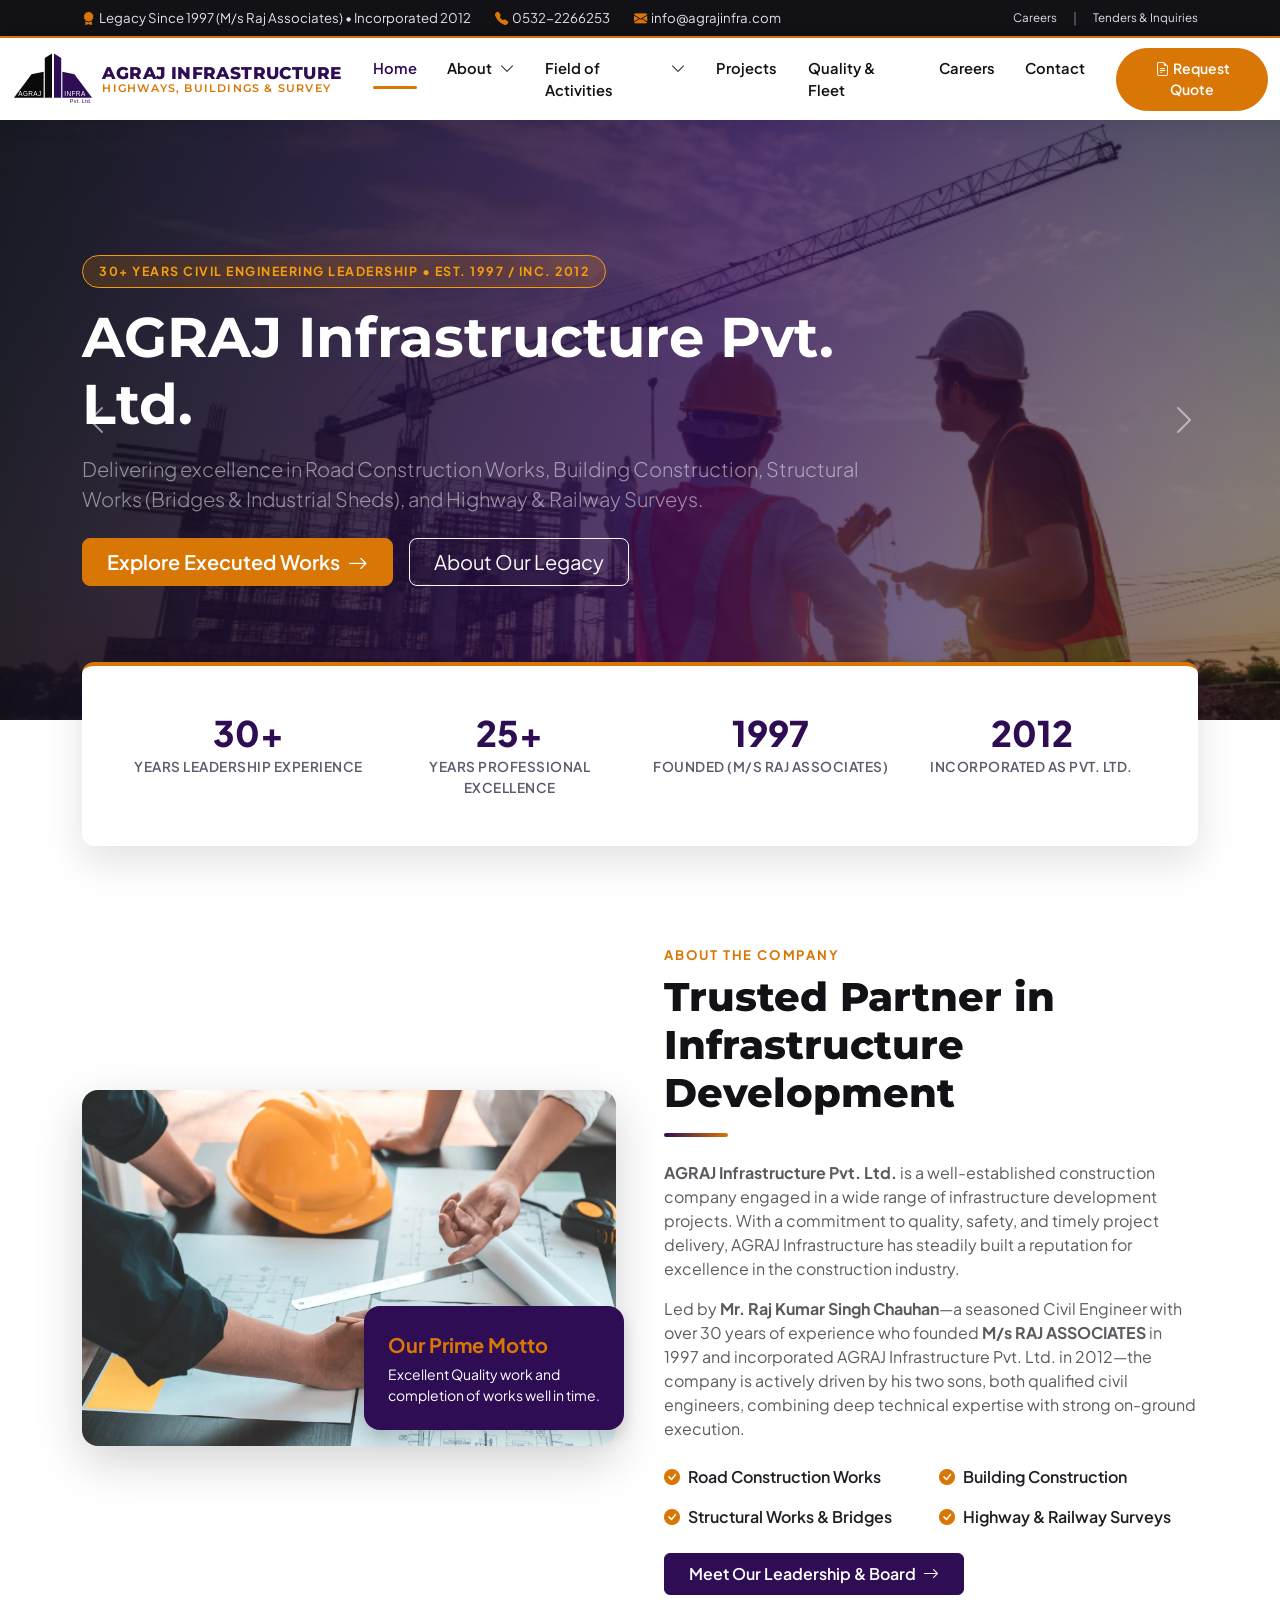
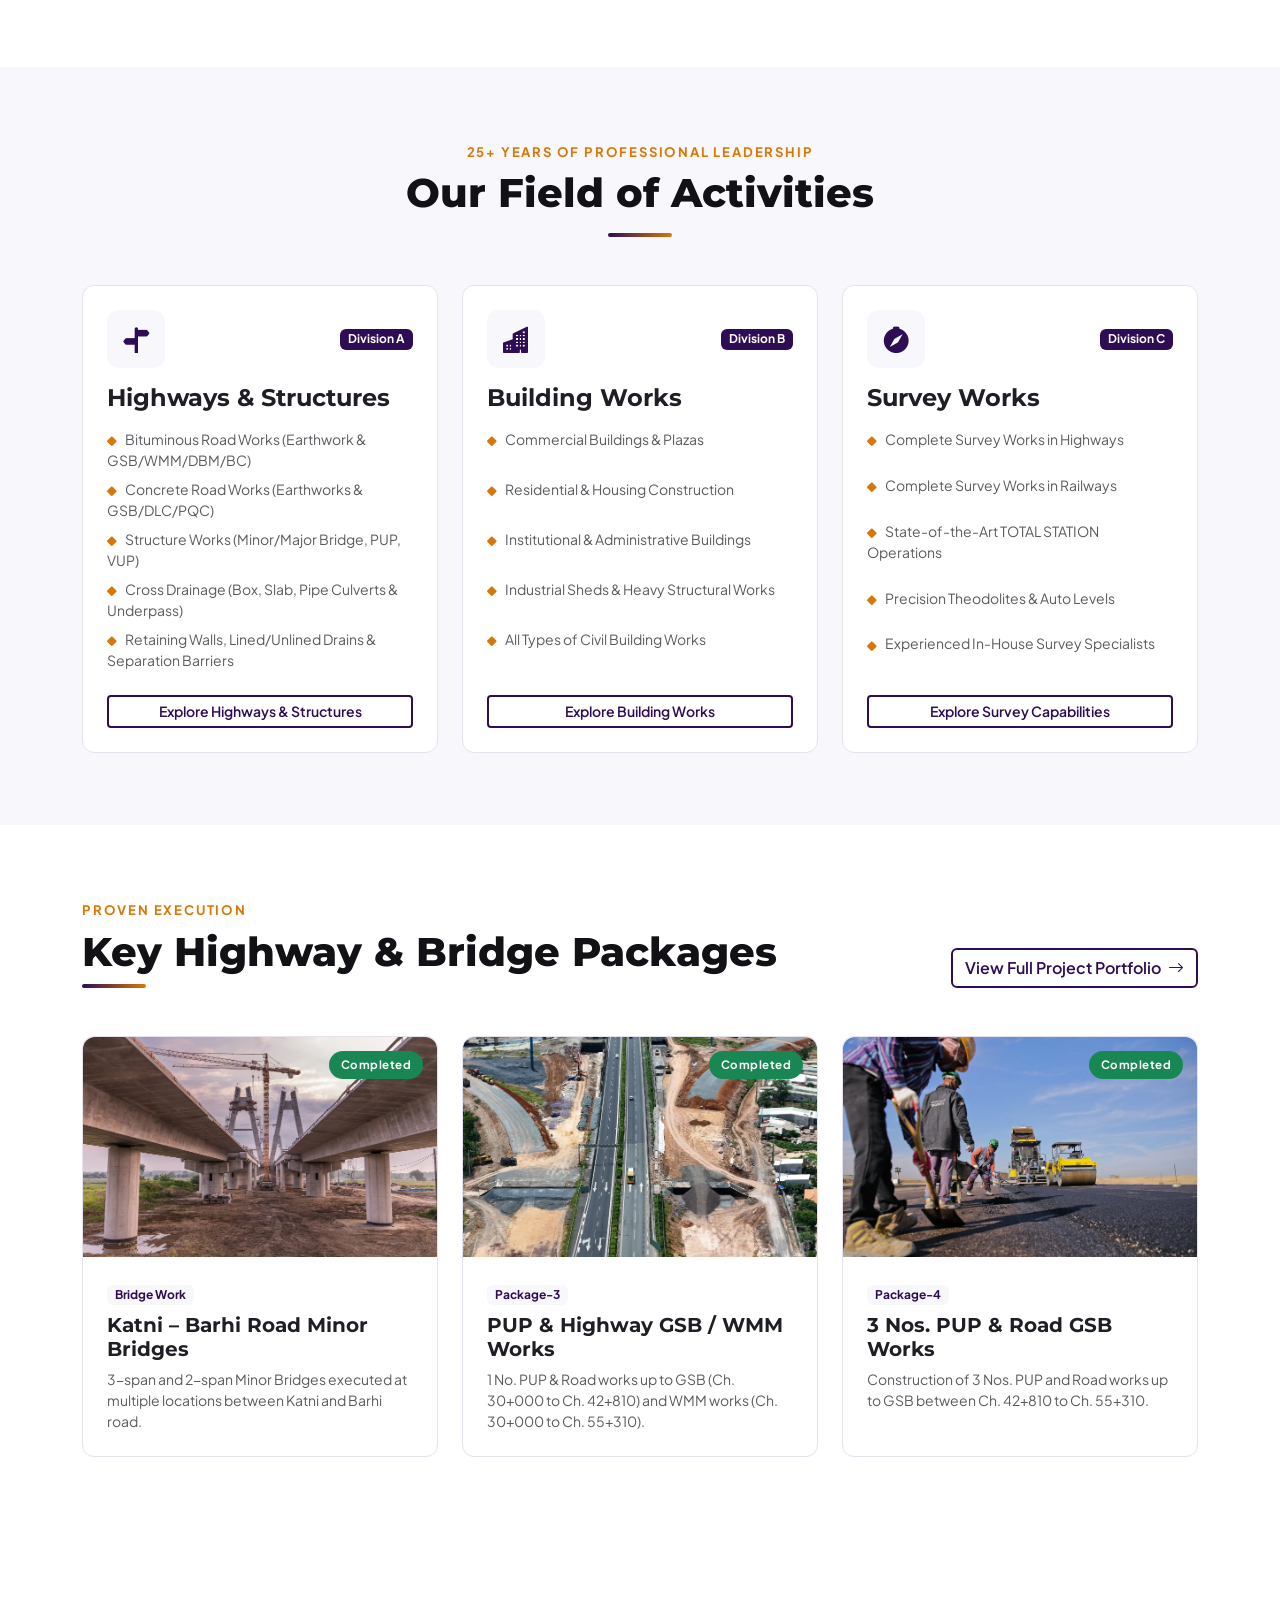
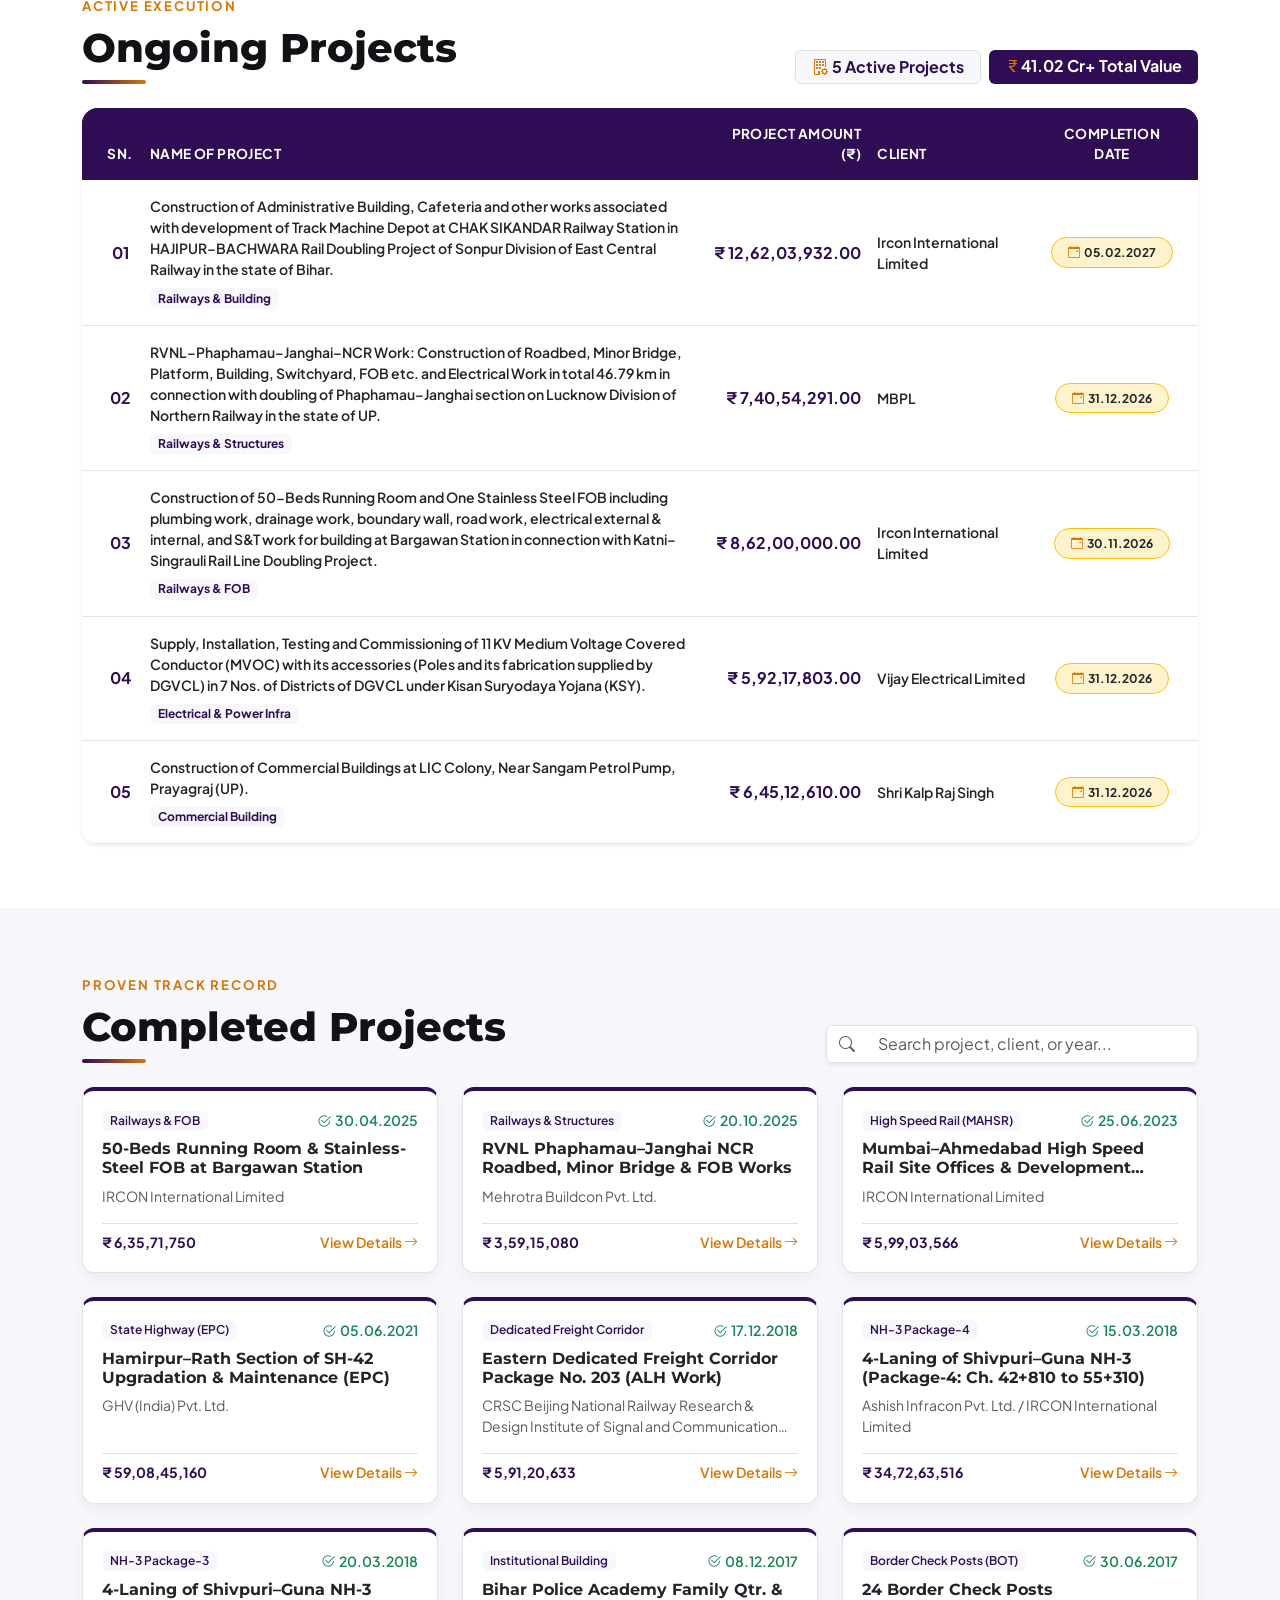
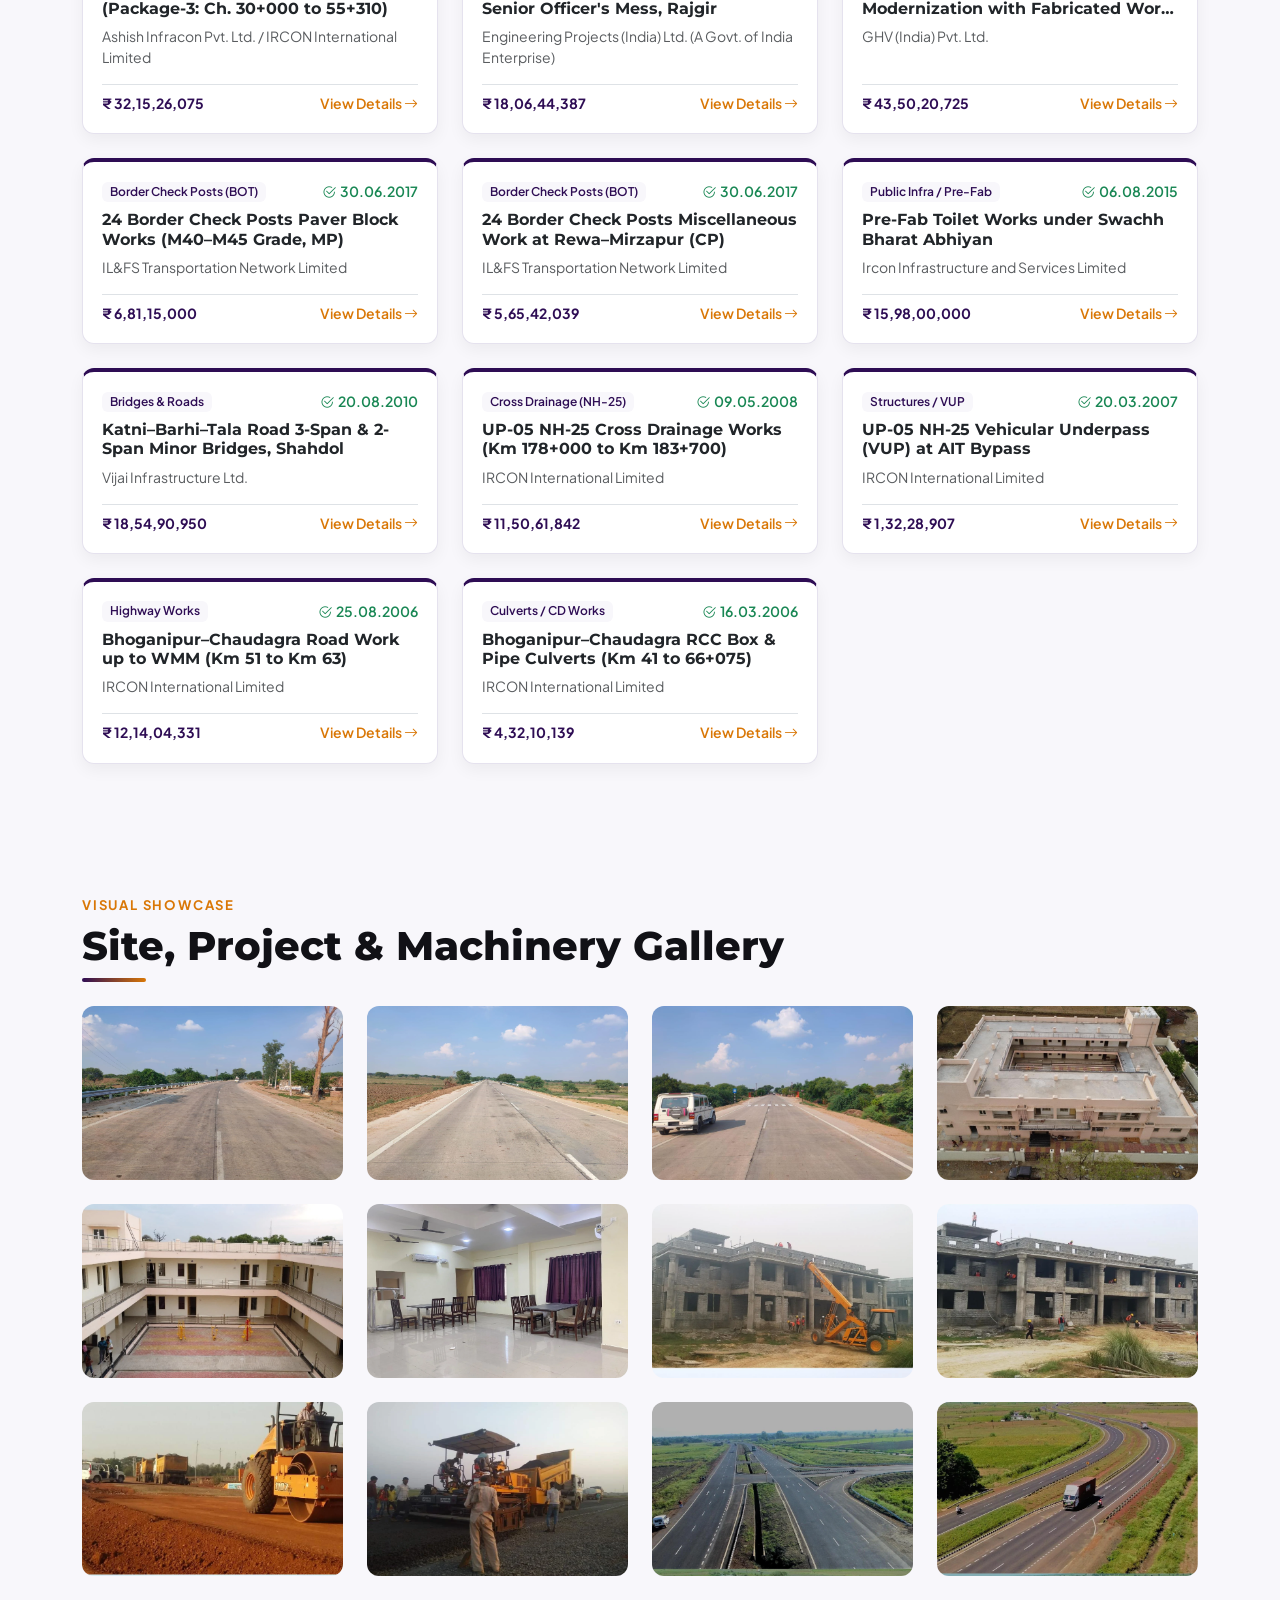
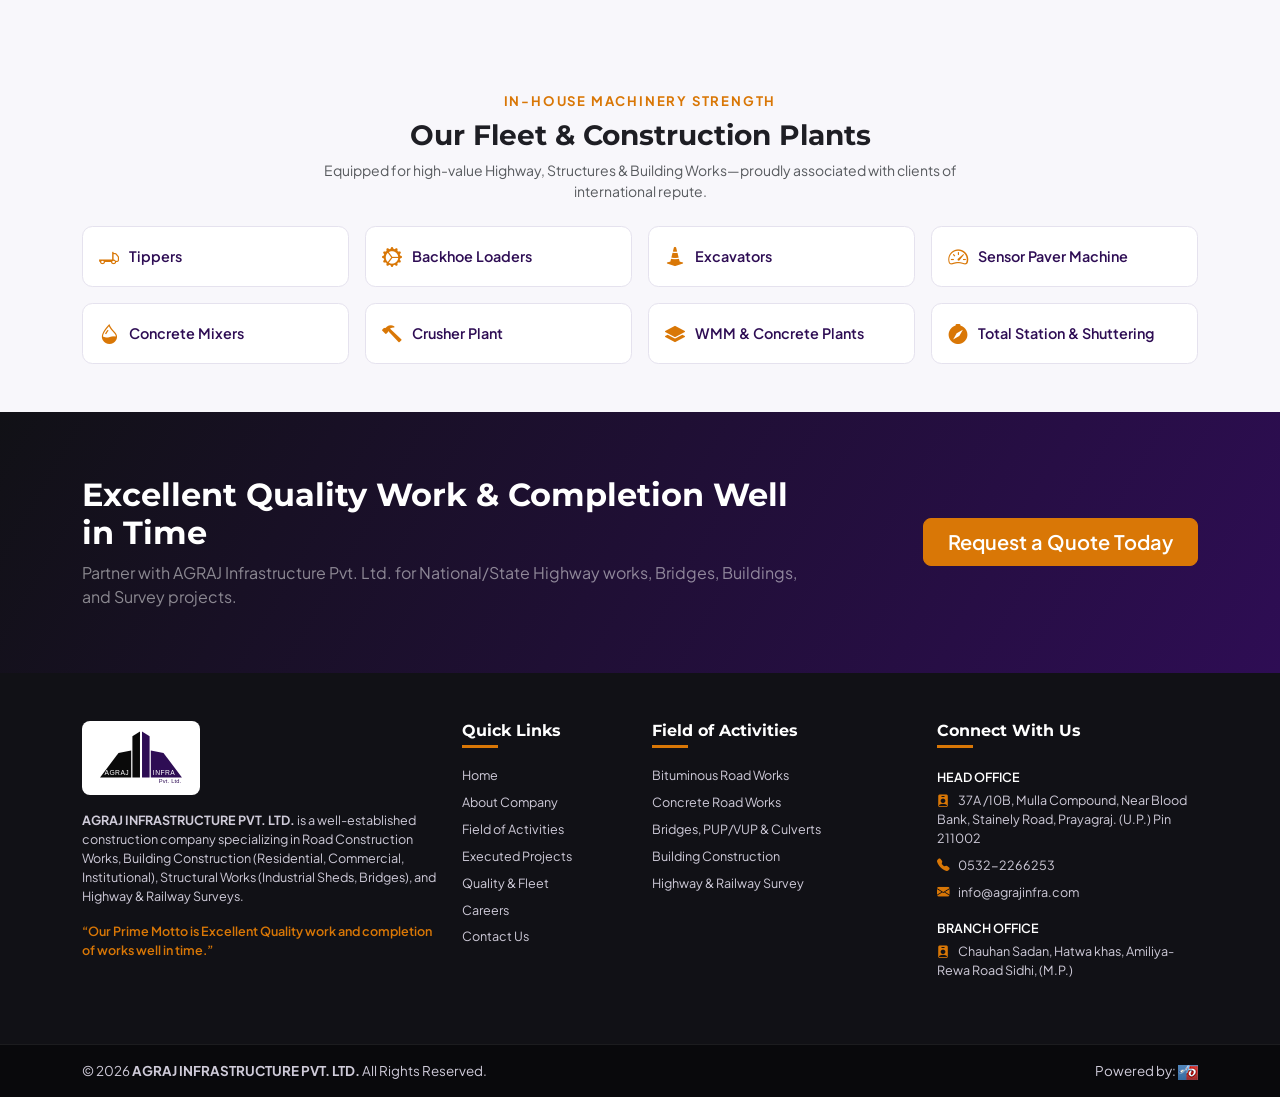
<file: index.html>
<!DOCTYPE html>
<html lang="en">
<head>
  <meta charset="UTF-8">
  <meta name="viewport" content="width=device-width, initial-scale=1.0">
  <title>Home | AGRAJ INFRASTRUCTURE PVT. LTD.</title>
  <meta name="description" content="AGRAJ Infrastructure Pvt. Ltd. — Road Construction, Building Construction, Structural Works (Bridges & Industrial Sheds), and Highway & Railway Surveys.">
  <meta property="og:title" content="Home | AGRAJ INFRASTRUCTURE PVT. LTD.">
  <meta property="og:description" content="AGRAJ Infrastructure Pvt. Ltd. — Road Construction, Building Construction, Structural Works (Bridges & Industrial Sheds), and Highway & Railway Surveys.">
  <meta property="og:type" content="website">
  <link rel="icon" type="image/svg+xml" href="assets/images/logo.svg">

  <!-- Google Fonts -->
  <link rel="preconnect" href="https://fonts.googleapis.com">
  <link rel="preconnect" href="https://fonts.gstatic.com" crossorigin>
  <link href="https://fonts.googleapis.com/css2?family=Montserrat:wght@600;700;800&family=Plus+Jakarta+Sans:wght@400;500;600;700&display=swap" rel="stylesheet">

  <!-- Bootstrap 5.3 CSS & Bootstrap Icons -->
  <link href="https://cdn.jsdelivr.net/npm/bootstrap@5.3.3/dist/css/bootstrap.min.css" rel="stylesheet">
  <link href="https://cdn.jsdelivr.net/npm/bootstrap-icons@1.11.3/font/bootstrap-icons.min.css" rel="stylesheet">

  <!-- Custom Stylesheet -->
  <link href="assets/css/style.css" rel="stylesheet">
  <link href="assets/glightbox/css/glightbox.min.css" rel="stylesheet">
</head>
<body>

  <!-- Top Utility Bar -->
  <div class="top-utility-bar py-2 d-none d-md-block">
    <div class="container d-flex justify-content-between align-items-center flex-wrap gap-2">
      <div class="d-flex align-items-center gap-4">
        <span><i class="bi bi-award-fill text-brand-amber me-1"></i>Legacy Since 1997 (M/s Raj Associates) &bull; Incorporated 2012</span>
        <a href="tel:05322266253"><i class="bi bi-telephone-fill text-brand-amber me-1"></i>0532-2266253</a>
        <a href="mailto:info@agrajinfra.com"><i class="bi bi-envelope-fill text-brand-amber me-1"></i>info@agrajinfra.com</a>
      </div>
      <div class="d-flex align-items-center gap-3">
        <a href="careers.html" class="small">Careers</a>
        <span class="opacity-50">|</span>
        <a href="contact.html" class="small">Tenders &amp; Inquiries</a>
      </div>
    </div>
  </div>

  <header class="sticky-top">
    <nav class="navbar navbar-expand-lg main-navbar">
  <div class="container-fluid">
     <a class="navbar-brand d-flex align-items-center gap-2" href="index.html">
          <img src="assets/images/logo.svg" alt="AGRAJ Infrastructure Pvt. Ltd." class="brand-logo-img">
          <div class="brand-text-wrap d-none d-sm-block">
            <span class="brand-title">AGRAJ INFRASTRUCTURE</span>
            <span class="brand-subtitle">Highways, Buildings &amp; Survey</span>
          </div>
        </a>
    <button class="navbar-toggler border-0" type="button" data-bs-toggle="offcanvas" data-bs-target="#offcanvasNavbar" aria-controls="offcanvasNavbar" aria-label="Toggle navigation">
      <span class="navbar-toggler-icon"></span>
    </button>
    <div class="offcanvas offcanvas-end" tabindex="-1" id="offcanvasNavbar" aria-labelledby="offcanvasNavbarLabel">
      <div class="offcanvas-header">
        <div class="d-flex align-items-center gap-2" id="mobileNavDrawerLabel">
        <div class="bg-white rounded px-2 py-1">
          <img src="assets/images/logo.svg" alt="AGRAJ Infra" height="36">
        </div>
        <span class="fw-bold small">AGRAJ INFRA PVT. LTD.</span>
      </div>
        <button type="button" class="btn-close" data-bs-dismiss="offcanvas" aria-label="Close"></button>
      </div>
      <div class="offcanvas-body">
        <ul class="navbar-nav justify-content-end flex-grow-1 pe-3">
          <li class="nav-item"><a class="nav-link active" href="index.html">Home</a></li>
            <li class="nav-item dropdown">
              <a class="nav-link  d-flex justify-content-between" href="#" role="button" data-bs-toggle="dropdown" aria-expanded="false">
                <span class="me-2">About</span>
                 <i class="bi bi-chevron-down"></i>
              </a>
              <ul class="dropdown-menu dropdown-menu-services">
               
                <li><a class="dropdown-item" href="about.html">About Us</a></li>
                <li><a class="dropdown-item" href="team.html">Our Team</a></li>
                
              </ul>
            </li>
            <li class="nav-item dropdown">
              <a class="nav-link  d-flex justify-content-between" href="services.html" role="button" data-bs-toggle="dropdown" aria-expanded="false">
                <span class="me-2">Field of Activities</span>
                 <i class="bi bi-chevron-down"></i>
              </a>
              <ul class="dropdown-menu dropdown-menu-services">
                <li><a class="dropdown-item fw-bold text-brand-purple" href="services.html"><i class="bi bi-grid-fill me-2 text-brand-amber"></i>All Activities Overview</a></li>
                <li><hr class="dropdown-divider"></li>
                <li><a class="dropdown-item" href="service-detail.html?service=bituminous">Bituminous Road Works (GSB/WMM/DBM/BC)</a></li>
                <li><a class="dropdown-item" href="service-detail.html?service=concrete">Concrete Road Works (GSB/DLC/PQC)</a></li>
                <li><a class="dropdown-item" href="service-detail.html?service=structures">Bridges, PUP/VUP &amp; Cross Drainage</a></li>
                <li><a class="dropdown-item" href="service-detail.html?service=buildings">Building Works (Commercial / Residential)</a></li>
                <li><a class="dropdown-item" href="service-detail.html?service=survey">Highway &amp; Railway Survey Works</a></li>
              </ul>
            </li>
            <li class="nav-item"><a class="nav-link " href="projects.html">Projects</a></li>
            <li class="nav-item"><a class="nav-link " href="quality-safety.html">Quality &amp; Fleet</a></li>
            <li class="nav-item"><a class="nav-link " href="careers.html">Careers</a></li>
            <li class="nav-item"><a class="nav-link " href="contact.html">Contact</a></li>

        </ul>
        <div class="d-flex">
         <button class="btn btn-brand-amber btn-sm px-3 py-2 rounded-pill" data-bs-toggle="modal" data-bs-target="#quoteModal" data-open-quote>
                <i class="bi bi-file-earmark-text me-1"></i>Request Quote
              </button>
        </div>
      </div>
    </div>
  </div>
</nav>
  </header>

  <!-- Main Content -->
  <main>

    <!-- Hero Carousel -->
    <section id="heroCarousel" class="carousel slide carousel-fade hero-carousel" data-bs-ride="carousel" data-bs-interval="5500">
      <div class="carousel-indicators">
        <button type="button" data-bs-target="#heroCarousel" data-bs-slide-to="0" class="active" aria-current="true" aria-label="Slide 1"></button>
        <button type="button" data-bs-target="#heroCarousel" data-bs-slide-to="1" aria-label="Slide 2"></button>
        <button type="button" data-bs-target="#heroCarousel" data-bs-slide-to="2" aria-label="Slide 3"></button>
      </div>
      <div class="carousel-inner">
        <div class="carousel-item active" style="background-image: url('assets/images/home-construction.png');">
          <div class="hero-overlay"></div>
          <div class="container h-100 d-flex align-items-center">
            <div class="hero-content text-white">
              <span class="hero-badge mb-3">30+ Years Civil Engineering Leadership &bull; Est. 1997 / Inc. 2012</span>
              <h1 class="display-4 fw-bold mb-3">AGRAJ Infrastructure Pvt. Ltd.</h1>
              <p class="lead text-white-50 mb-4">Delivering excellence in Road Construction Works, Building Construction, Structural Works (Bridges &amp; Industrial Sheds), and Highway &amp; Railway Surveys.</p>
              <div class="d-flex flex-wrap gap-3">
                <a href="projects.html" class="btn btn-brand-amber btn-lg px-4">Explore Executed Works <i class="bi bi-arrow-right ms-1"></i></a>
                <a href="about.html" class="btn btn-outline-light btn-lg px-4">About Our Legacy</a>
              </div>
            </div>
          </div>
        </div>
        <div class="carousel-item" style="background-image: url('assets/images/_Highways-Bridges.png');">
          <div class="hero-overlay"></div>
          <div class="container h-100 d-flex align-items-center">
            <div class="hero-content text-white">
              <span class="hero-badge mb-3">A) Highways &amp; Structures</span>
              <h1 class="display-4 fw-bold mb-3">Highways, Bridges, PUP/VUP &amp; Cross Drainage</h1>
              <p class="lead text-white-50 mb-4">Proven expertise in Bituminous (GSB/WMM/DBM/BC) and Concrete (GSB/DLC/PQC) roads, Major &amp; Minor Bridges, and Culverts.</p>
              <div class="d-flex flex-wrap gap-3">
                <a href="services.html" class="btn btn-brand-amber btn-lg px-4">Field of Activities <i class="bi bi-arrow-right ms-1"></i></a>
                <button class="btn btn-outline-light btn-lg px-4" data-bs-toggle="modal" data-bs-target="#quoteModal">Request Proposal</button>
              </div>
            </div>
          </div>
        </div>
        <div class="carousel-item" style="background-image: url('assets/images/Quality-Construction.png');">
          <div class="hero-overlay"></div>
          <div class="container h-100 d-flex align-items-center">
            <div class="hero-content text-white">
              <span class="hero-badge mb-3">B) Building Works &amp; C) Survey</span>
              <h1 class="display-4 fw-bold mb-3">Quality Construction Completed Well in Time</h1>
              <p class="lead text-white-50 mb-4">Commercial, Residential, Institutional &amp; Administrative Buildings backed by in-house Crusher, WMM &amp; Concrete Plants and Total Station survey teams.</p>
              <div class="d-flex flex-wrap gap-3">
                <a href="quality-safety.html" class="btn btn-brand-amber btn-lg px-4">Our Equipment Fleet <i class="bi bi-arrow-right ms-1"></i></a>
                <a href="contact.html" class="btn btn-outline-light btn-lg px-4">Contact Us</a>
              </div>
            </div>
          </div>
        </div>
      </div>
      <button class="carousel-control-prev" type="button" data-bs-target="#heroCarousel" data-bs-slide="prev">
        <span class="carousel-control-prev-icon" aria-hidden="true"></span>
        <span class="visually-hidden">Previous</span>
      </button>
      <button class="carousel-control-next" type="button" data-bs-target="#heroCarousel" data-bs-slide="next">
        <span class="carousel-control-next-icon" aria-hidden="true"></span>
        <span class="visually-hidden">Next</span>
      </button>
    </section>

    <!-- Overlapping Quick Stats Bar -->
    <section class="stats-overlap pb-4">
      <div class="container">
        <div class="stats-card p-4 p-lg-5">
          <div class="row g-4 text-center">
            <div class="col-6 col-lg-3">
              <div class="stat-number counter-value" data-target="30" data-suffix="+">0+</div>
              <div class="stat-label mt-1">Years Leadership Experience</div>
            </div>
            <div class="col-6 col-lg-3">
              <div class="stat-number counter-value" data-target="25" data-suffix="+">0+</div>
              <div class="stat-label mt-1">Years Professional Excellence</div>
            </div>
            <div class="col-6 col-lg-3">
              <div class="stat-number">1997</div>
              <div class="stat-label mt-1">Founded (M/s Raj Associates)</div>
            </div>
            <div class="col-6 col-lg-3">
              <div class="stat-number">2012</div>
              <div class="stat-label mt-1">Incorporated as Pvt. Ltd.</div>
            </div>
          </div>
        </div>
      </div>
    </section>

    <!-- About the Company Preview -->
    <section class="py-5">
      <div class="container py-lg-4">
        <div class="row align-items-center g-5">
          <div class="col-lg-6 position-relative">
            <img src="assets/images/construction.png" alt="AGRAJ Infrastructure Civil Construction" class="img-fluid rounded-4 shadow-lg">
            <div class="bg-brand-purple text-white p-4 rounded-4 shadow position-absolute bottom-0 end-0 m-3 d-none d-sm-block" style="max-width: 260px;">
              <div class="fs-5 fw-bold text-brand-amber mb-1">Our Prime Motto</div>
              <div class="small">Excellent Quality work and completion of works well in time.</div>
            </div>
          </div>
          <div class="col-lg-6">
            <span class="section-eyebrow">About the Company</span>
            <h2 class="section-title display-6">Trusted Partner in Infrastructure Development</h2>
            <div class="title-accent mb-4"></div>
            <p class="text-muted mb-3">
              <strong>AGRAJ Infrastructure Pvt. Ltd.</strong> is a well-established construction company engaged in a wide range of infrastructure development projects. With a commitment to quality, safety, and timely project delivery, AGRAJ Infrastructure has steadily built a reputation for excellence in the construction industry.
            </p>
            <p class="text-muted mb-4">
              Led by <strong>Mr. Raj Kumar Singh Chauhan</strong>—a seasoned Civil Engineer with over 30 years of experience who founded <strong>M/s RAJ ASSOCIATES</strong> in 1997 and incorporated AGRAJ Infrastructure Pvt. Ltd. in 2012—the company is actively driven by his two sons, both qualified civil engineers, combining deep technical expertise with strong on-ground execution.
            </p>
            <div class="row g-3 mb-4">
              <div class="col-sm-6"><div class="d-flex align-items-center gap-2 fw-semibold"><i class="bi bi-check-circle-fill text-brand-amber"></i>Road Construction Works</div></div>
              <div class="col-sm-6"><div class="d-flex align-items-center gap-2 fw-semibold"><i class="bi bi-check-circle-fill text-brand-amber"></i>Building Construction</div></div>
              <div class="col-sm-6"><div class="d-flex align-items-center gap-2 fw-semibold"><i class="bi bi-check-circle-fill text-brand-amber"></i>Structural Works &amp; Bridges</div></div>
              <div class="col-sm-6"><div class="d-flex align-items-center gap-2 fw-semibold"><i class="bi bi-check-circle-fill text-brand-amber"></i>Highway &amp; Railway Surveys</div></div>
            </div>
            <a href="about.html" class="btn btn-brand-primary px-4 py-2">Meet Our Leadership &amp; Board <i class="bi bi-arrow-right ms-1"></i></a>
          </div>
        </div>
      </div>
    </section>

    <!-- Core Field of Activities (A, B, C) -->
    <section class="py-5 bg-brand-lavender">
      <div class="container py-lg-4">
        <div class="text-center mx-auto mb-5" style="max-width: 720px;">
          <span class="section-eyebrow">25+ Years of Professional Leadership</span>
          <h2 class="section-title display-6">Our Field of Activities</h2>
          <div class="title-accent mx-auto"></div>
        </div>
        <div class="row g-4">
          <div class="col-lg-4">
            <div class="service-card p-4 h-100 d-flex flex-column">
              <div class="d-flex justify-content-between align-items-center mb-3">
                <div class="service-icon-box"><i class="bi bi-signpost-split-fill"></i></div>
                <span class="badge bg-brand-purple">Division A</span>
              </div>
              <h4 class="fw-bold mb-3">Highways &amp; Structures</h4>
              <ul class="list-unstyled small text-muted d-grid gap-2 flex-grow-1 mb-4">
                <li><i class="bi bi-diamond-fill text-brand-amber me-2" style="font-size:0.6rem;"></i>Bituminous Road Works (Earthwork &amp; GSB/WMM/DBM/BC)</li>
                <li><i class="bi bi-diamond-fill text-brand-amber me-2" style="font-size:0.6rem;"></i>Concrete Road Works (Earthworks &amp; GSB/DLC/PQC)</li>
                <li><i class="bi bi-diamond-fill text-brand-amber me-2" style="font-size:0.6rem;"></i>Structure Works (Minor/Major Bridge, PUP, VUP)</li>
                <li><i class="bi bi-diamond-fill text-brand-amber me-2" style="font-size:0.6rem;"></i>Cross Drainage (Box, Slab, Pipe Culverts &amp; Underpass)</li>
                <li><i class="bi bi-diamond-fill text-brand-amber me-2" style="font-size:0.6rem;"></i>Retaining Walls, Lined/Unlined Drains &amp; Separation Barriers</li>
              </ul>
              <a href="service-detail.html?service=bituminous" class="btn btn-outline-brand btn-sm">Explore Highways &amp; Structures</a>
            </div>
          </div>

          <div class="col-lg-4">
            <div class="service-card p-4 h-100 d-flex flex-column">
              <div class="d-flex justify-content-between align-items-center mb-3">
                <div class="service-icon-box"><i class="bi bi-buildings-fill"></i></div>
                <span class="badge bg-brand-purple">Division B</span>
              </div>
              <h4 class="fw-bold mb-3">Building Works</h4>
              <ul class="list-unstyled small text-muted d-grid gap-2 flex-grow-1 mb-4">
                <li><i class="bi bi-diamond-fill text-brand-amber me-2" style="font-size:0.6rem;"></i>Commercial Buildings &amp; Plazas</li>
                <li><i class="bi bi-diamond-fill text-brand-amber me-2" style="font-size:0.6rem;"></i>Residential &amp; Housing Construction</li>
                <li><i class="bi bi-diamond-fill text-brand-amber me-2" style="font-size:0.6rem;"></i>Institutional &amp; Administrative Buildings</li>
                <li><i class="bi bi-diamond-fill text-brand-amber me-2" style="font-size:0.6rem;"></i>Industrial Sheds &amp; Heavy Structural Works</li>
                <li><i class="bi bi-diamond-fill text-brand-amber me-2" style="font-size:0.6rem;"></i>All Types of Civil Building Works</li>
              </ul>
              <a href="service-detail.html?service=buildings" class="btn btn-outline-brand btn-sm">Explore Building Works</a>
            </div>
          </div>

          <div class="col-lg-4">
            <div class="service-card p-4 h-100 d-flex flex-column">
              <div class="d-flex justify-content-between align-items-center mb-3">
                <div class="service-icon-box"><i class="bi bi-compass-fill"></i></div>
                <span class="badge bg-brand-purple">Division C</span>
              </div>
              <h4 class="fw-bold mb-3">Survey Works</h4>
              <ul class="list-unstyled small text-muted d-grid gap-2 flex-grow-1 mb-4">
                <li><i class="bi bi-diamond-fill text-brand-amber me-2" style="font-size:0.6rem;"></i>Complete Survey Works in Highways</li>
                <li><i class="bi bi-diamond-fill text-brand-amber me-2" style="font-size:0.6rem;"></i>Complete Survey Works in Railways</li>
                <li><i class="bi bi-diamond-fill text-brand-amber me-2" style="font-size:0.6rem;"></i>State-of-the-Art TOTAL STATION Operations</li>
                <li><i class="bi bi-diamond-fill text-brand-amber me-2" style="font-size:0.6rem;"></i>Precision Theodolites &amp; Auto Levels</li>
                <li><i class="bi bi-diamond-fill text-brand-amber me-2" style="font-size:0.6rem;"></i>Experienced In-House Survey Specialists</li>
              </ul>
              <a href="service-detail.html?service=survey" class="btn btn-outline-brand btn-sm">Explore Survey Capabilities</a>
            </div>
          </div>
        </div>
      </div>
    </section>

    <!-- Highlighted Executed Works -->
    <section class="py-5">
      <div class="container py-lg-4">
        <div class="d-flex flex-column flex-md-row justify-content-between align-items-md-end mb-5 gap-3">
          <div>
            <span class="section-eyebrow">Proven Execution</span>
            <h2 class="section-title display-6 mb-2">Key Highway &amp; Bridge Packages</h2>
            <div class="title-accent"></div>
          </div>
          <a href="projects.html" class="btn btn-outline-brand">View Full Project Portfolio <i class="bi bi-arrow-right ms-1"></i></a>
        </div>
        <div class="row g-4">
          <div class="col-md-4">
            <div class="project-card h-100">
              <div class="project-img-wrap">
                <img src="assets/images/bridge.png" alt="Katni Barhi Minor Bridges">
                <span class="project-status-badge bg-success text-white">Completed</span>
              </div>
              <div class="p-4">
                <span class="badge bg-brand-lavender text-brand-purple mb-2">Bridge Work</span>
                <h5 class="fw-bold">Katni – Barhi Road Minor Bridges</h5>
                <p class="text-muted small mb-0">3-span and 2-span Minor Bridges executed at multiple locations between Katni and Barhi road.</p>
              </div>
            </div>
          </div>
          <div class="col-md-4">
            <div class="project-card h-100">
              <div class="project-img-wrap">
                <img src="assets/images/Highway.png" alt="Highway Package 3">
                <span class="project-status-badge bg-success text-white">Completed</span>
              </div>
              <div class="p-4">
                <span class="badge bg-brand-lavender text-brand-purple mb-2">Package-3</span>
                <h5 class="fw-bold">PUP &amp; Highway GSB / WMM Works</h5>
                <p class="text-muted small mb-0">1 No. PUP &amp; Road works up to GSB (Ch. 30+000 to Ch. 42+810) and WMM works (Ch. 30+000 to Ch. 55+310).</p>
              </div>
            </div>
          </div>
          <div class="col-md-4">
            <div class="project-card h-100">
              <div class="project-img-wrap">
                <img src="assets/images/read.png" alt="Highway Package 4">
                <span class="project-status-badge bg-success text-white">Completed</span>
              </div>
              <div class="p-4">
                <span class="badge bg-brand-lavender text-brand-purple mb-2">Package-4</span>
                <h5 class="fw-bold">3 Nos. PUP &amp; Road GSB Works</h5>
                <p class="text-muted small mb-0">Construction of 3 Nos. PUP and Road works up to GSB between Ch. 42+810 to Ch. 55+310.</p>
              </div>
            </div>
          </div>
        </div>
      </div>
    </section>

    <!-- Ongoing / Undergoing Projects Section -->
<section id="ongoingProjectsSection" class="py-5 bg-white">
  <div class="container py-lg-3">
    <!-- Section Heading -->
    <div class="d-flex flex-column flex-md-row justify-content-between align-items-md-end mb-4 gap-3">
      <div>
        <span class="section-eyebrow">Active Execution</span>
        <h2 class="section-title display-6 mb-2">Ongoing Projects</h2>
        <div class="title-accent"></div>
      </div>
      <div class="d-flex flex-wrap gap-2">
        <span class="badge bg-brand-lavender text-brand-purple border px-3 py-2 fs-6 fw-bold">
          <i class="bi bi-building-gear text-brand-amber me-1"></i>5 Active Projects
        </span>
        <span class="badge bg-brand-purple text-white px-3 py-2 fs-6 fw-bold">
          <i class="bi bi-currency-rupee text-brand-amber"></i>41.02 Cr+ Total Value
        </span>
      </div>
    </div>

    <!-- Responsive Projects Table -->
    <div class="card border-0 shadow-sm rounded-4 overflow-hidden">
      <div class="table-responsive">
        <table class="table table-hover align-middle mb-0 ongoing-projects-table">
          <thead class="bg-brand-purple text-white">
            <tr>
              <th scope="col" class="py-3 ps-4 text-center" style="width: 60px;">Sn.</th>
              <th scope="col" class="py-3" style="min-width: 340px;">Name of Project</th>
              <th scope="col" class="py-3 text-end" style="min-width: 155px;">Project Amount (₹)</th>
              <th scope="col" class="py-3" style="min-width: 170px;">Client</th>
              <th scope="col" class="py-3 pe-4 text-center" style="min-width: 145px;">Completion Date</th>
            </tr>
          </thead>
          <tbody>
            <!-- Project 1 -->
            <tr>
              <td class="ps-4 text-center fw-bold text-brand-purple">01</td>
              <td class="py-3">
                <div class="fw-semibold text-dark small lh-base">
                  Construction of Administrative Building, Cafeteria and other works associated with development of Track Machine Depot at CHAK SIKANDAR Railway Station in HAJIPUR–BACHWARA Rail Doubling Project of Sonpur Division of East Central Railway in the state of Bihar.
                </div>
                <span class="badge bg-brand-lavender text-brand-purple mt-2">Railways & Building</span>
              </td>
              <td class="text-end fw-bold text-brand-purple text-nowrap">₹ 12,62,03,932.00</td>
              <td>
                <div class="fw-semibold small text-dark">Ircon International Limited</div>
              </td>
              <td class="pe-4 text-center text-nowrap">
                <span class="badge bg-warning-subtle text-dark border border-warning px-3 py-2 rounded-pill">
                  <i class="bi bi-calendar-event text-brand-amber me-1"></i>05.02.2027
                </span>
              </td>
            </tr>

            <!-- Project 2 -->
            <tr>
              <td class="ps-4 text-center fw-bold text-brand-purple">02</td>
              <td class="py-3">
                <div class="fw-semibold text-dark small lh-base">
                  RVNL–Phaphamau–Janghai–NCR Work: Construction of Roadbed, Minor Bridge, Platform, Building, Switchyard, FOB etc. and Electrical Work in total 46.79 km in connection with doubling of Phaphamau–Janghai section on Lucknow Division of Northern Railway in the state of UP.
                </div>
                <span class="badge bg-brand-lavender text-brand-purple mt-2">Railways & Structures</span>
              </td>
              <td class="text-end fw-bold text-brand-purple text-nowrap">₹ 7,40,54,291.00</td>
              <td>
                <div class="fw-semibold small text-dark">MBPL</div>
              </td>
              <td class="pe-4 text-center text-nowrap">
                <span class="badge bg-warning-subtle text-dark border border-warning px-3 py-2 rounded-pill">
                  <i class="bi bi-calendar-event text-brand-amber me-1"></i>31.12.2026
                </span>
              </td>
            </tr>

            <!-- Project 3 -->
            <tr>
              <td class="ps-4 text-center fw-bold text-brand-purple">03</td>
              <td class="py-3">
                <div class="fw-semibold text-dark small lh-base">
                  Construction of 50-Beds Running Room and One Stainless Steel FOB including plumbing work, drainage work, boundary wall, road work, electrical external & internal, and S&T work for building at Bargawan Station in connection with Katni–Singrauli Rail Line Doubling Project.
                </div>
                <span class="badge bg-brand-lavender text-brand-purple mt-2">Railways & FOB</span>
              </td>
              <td class="text-end fw-bold text-brand-purple text-nowrap">₹ 8,62,00,000.00</td>
              <td>
                <div class="fw-semibold small text-dark">Ircon International Limited</div>
              </td>
              <td class="pe-4 text-center text-nowrap">
                <span class="badge bg-warning-subtle text-dark border border-warning px-3 py-2 rounded-pill">
                  <i class="bi bi-calendar-event text-brand-amber me-1"></i>30.11.2026
                </span>
              </td>
            </tr>

            <!-- Project 4 -->
            <tr>
              <td class="ps-4 text-center fw-bold text-brand-purple">04</td>
              <td class="py-3">
                <div class="fw-semibold text-dark small lh-base">
                  Supply, Installation, Testing and Commissioning of 11 KV Medium Voltage Covered Conductor (MVOC) with its accessories (Poles and its fabrication supplied by DGVCL) in 7 Nos. of Districts of DGVCL under Kisan Suryodaya Yojana (KSY).
                </div>
                <span class="badge bg-brand-lavender text-brand-purple mt-2">Electrical & Power Infra</span>
              </td>
              <td class="text-end fw-bold text-brand-purple text-nowrap">₹ 5,92,17,803.00</td>
              <td>
                <div class="fw-semibold small text-dark">Vijay Electrical Limited</div>
              </td>
              <td class="pe-4 text-center text-nowrap">
                <span class="badge bg-warning-subtle text-dark border border-warning px-3 py-2 rounded-pill">
                  <i class="bi bi-calendar-event text-brand-amber me-1"></i>31.12.2026
                </span>
              </td>
            </tr>

            <!-- Project 5 -->
            <tr>
              <td class="ps-4 text-center fw-bold text-brand-purple">05</td>
              <td class="py-3">
                <div class="fw-semibold text-dark small lh-base">
                  Construction of Commercial Buildings at LIC Colony, Near Sangam Petrol Pump, Prayagraj (UP).
                </div>
                <span class="badge bg-brand-lavender text-brand-purple mt-2">Commercial Building</span>
              </td>
              <td class="text-end fw-bold text-brand-purple text-nowrap">₹ 6,45,12,610.00</td>
              <td>
                <div class="fw-semibold small text-dark">Shri Kalp Raj Singh</div>
              </td>
              <td class="pe-4 text-center text-nowrap">
                <span class="badge bg-warning-subtle text-dark border border-warning px-3 py-2 rounded-pill">
                  <i class="bi bi-calendar-event text-brand-amber me-1"></i>31.12.2026
                </span>
              </td>
            </tr>
          </tbody>
        </table>
      </div>
    </div>
  </div>
</section>

<!-- Completed Projects (Short View -> Click to Open Detail Page) -->
<section id="completedProjectsSection" class="py-5 bg-brand-lavender">
  <div class="container py-lg-3">
    <div class="d-flex flex-column flex-md-row justify-content-between align-items-md-end mb-4 gap-3">
      <div>
        <span class="section-eyebrow">Proven Track Record</span>
        <h2 class="section-title display-6 mb-2">Completed Projects</h2>
        <div class="title-accent"></div>
      </div>
      <div class="col-md-5 col-lg-4">
        <div class="input-group shadow-sm">
          <span class="input-group-text bg-white border-end-0 text-muted"><i class="bi bi-search"></i></span>
          <input type="text" id="completedProjectSearch" class="form-control border-start-0" placeholder="Search project, client, or year...">
        </div>
      </div>
    </div>

    <!-- Short-View Cards Container (Auto-populated by projects-data.js) -->
    <div class="row g-4" id="completedProjectsGrid"></div>
  </div>
</section>


    <!-- Project & Machinery Gallery Section -->
<section id="gallerySection" class="py-5 bg-brand-lavender">
  <div class="container py-lg-3">
    <!-- Section Heading -->
    <div class="d-flex flex-column flex-md-row justify-content-between align-items-md-end mb-4 gap-3">
      <div>
        <span class="section-eyebrow">Visual Showcase</span>
        <h2 class="section-title display-6 mb-2">Site, Project & Machinery Gallery</h2>
        <div class="title-accent"></div>
      </div>


    </div>

    <!-- Gallery Grid -->
<div class="row g-4" data-bss-baguettebox="">
                <div class="col-lg-3 col-md-6">
                  <a href="assets/images/highway-1.png" class="glightbox  gallery-card"><img class="img-fluid " src="assets/images/highway-1.png"></a>
                </div>
                <div class="col-lg-3 col-md-6">
                  <a href="assets/images/highway-2.png" class="glightbox gallery-card"><img class="img-fluid " src="assets/images/highway-2.png"></a>
                </div>
                <div class="col-lg-3 col-md-6">
                  <a href="assets/images/highway-3.png" class="glightbox gallery-card"><img class="img-fluid " src="assets/images/highway-3.png"></a>
                </div>
                <div class="col-lg-3 col-md-6">
                  <a href="assets/images/home-1.png" class="glightbox gallery-card"><img class="img-fluid " src="assets/images/home-1.png"></a>
                </div>
                 <div class="col-lg-3 col-md-6">
                  <a href="assets/images/home-2.png" class="glightbox gallery-card"><img class="img-fluid " src="assets/images/home-2.png"></a>
                </div>
                 <div class="col-lg-3 col-md-6">
                  <a href="assets/images/home-3.png" class="glightbox gallery-card"><img class="img-fluid " src="assets/images/home-3.png"></a>
                </div>
                <div class="col-lg-3 col-md-6">
                  <a href="assets/images/building-1.png" class="glightbox gallery-card"><img class="img-fluid " src="assets/images/building-1.png"></a>
                </div>
                <div class="col-lg-3 col-md-6">
                  <a href="assets/images/building-2.png" class="glightbox gallery-card"><img class="img-fluid " src="assets/images/building-2.png"></a>
                </div>
                <div class="col-lg-3 col-md-6">
                  <a href="assets/images/nh-2.png" class="glightbox gallery-card"><img class="img-fluid " src="assets/images/nh-2.png"></a>
                </div>
                <div class="col-lg-3 col-md-6">
                  <a href="assets/images/nh-3.png" class="glightbox gallery-card"><img class="img-fluid " src="assets/images/nh-3.png"></a>
                </div>
                <div class="col-lg-3 col-md-6">
                  <a href="assets/images/road-1.png" class="glightbox gallery-card"><img class="img-fluid " src="assets/images/road-1.png"></a>
                </div>
                <div class="col-lg-3 col-md-6">
                  <a href="assets/images/road-3.png" class="glightbox gallery-card"><img class="img-fluid " src="assets/images/road-3.png"></a>
                </div>
            </div>
  </div>
</section>



    <!-- Owned Equipment & Fleet Strip -->
    <section class="py-5 bg-brand-lavender">
      <div class="container">
        <div class="text-center mb-4">
          <span class="section-eyebrow">In-House Machinery Strength</span>
          <h3 class="fw-bold">Our Fleet &amp; Construction Plants</h3>
          <p class="text-muted small mx-auto" style="max-width:680px;">Equipped for high-value Highway, Structures &amp; Building Works—proudly associated with clients of international repute.</p>
        </div>
        <div class="row g-3">
          <div class="col-6 col-md-4 col-lg-3"><div class="equipment-badge"><i class="bi bi-truck-flatbed text-brand-amber fs-5"></i>Tippers</div></div>
          <div class="col-6 col-md-4 col-lg-3"><div class="equipment-badge"><i class="bi bi-gear-wide-connected text-brand-amber fs-5"></i>Backhoe Loaders</div></div>
          <div class="col-6 col-md-4 col-lg-3"><div class="equipment-badge"><i class="bi bi-cone-striped text-brand-amber fs-5"></i>Excavators</div></div>
          <div class="col-6 col-md-4 col-lg-3"><div class="equipment-badge"><i class="bi bi-speedometer2 text-brand-amber fs-5"></i>Sensor Paver Machine</div></div>
          <div class="col-6 col-md-4 col-lg-3"><div class="equipment-badge"><i class="bi bi-droplet-half text-brand-amber fs-5"></i>Concrete Mixers</div></div>
          <div class="col-6 col-md-4 col-lg-3"><div class="equipment-badge"><i class="bi bi-hammer text-brand-amber fs-5"></i>Crusher Plant</div></div>
          <div class="col-6 col-md-4 col-lg-3"><div class="equipment-badge"><i class="bi bi-layers-fill text-brand-amber fs-5"></i>WMM &amp; Concrete Plants</div></div>
          <div class="col-6 col-md-4 col-lg-3"><div class="equipment-badge"><i class="bi bi-compass-fill text-brand-amber fs-5"></i>Total Station &amp; Shuttering</div></div>
        </div>
      </div>
    </section>

    <!-- CTA Banner -->
    <section class="cta-banner py-5">
      <div class="container py-3 text-center text-lg-start">
        <div class="row align-items-center g-4">
          <div class="col-lg-8">
            <h2 class="fw-bold mb-2">Excellent Quality Work &amp; Completion Well in Time</h2>
            <p class="text-white-50 mb-0">Partner with AGRAJ Infrastructure Pvt. Ltd. for National/State Highway works, Bridges, Buildings, and Survey projects.</p>
          </div>
          <div class="col-lg-4 text-lg-end">
            <button class="btn btn-brand-amber btn-lg px-4" data-bs-toggle="modal" data-bs-target="#quoteModal">Request a Quote Today</button>
          </div>
        </div>
      </div>
    </section>

  </main>

  <!-- Global Footer -->
  <footer class="site-footer pt-5">
    <div class="container pb-5">
      <div class="row g-4">
        <div class="col-lg-4">
          <div class="footer-logo-box mb-3">
            <img src="assets/images/logo.svg" alt="AGRAJ Infrastructure Pvt. Ltd." height="54">
          </div>
          <p class="small mb-3">
            <strong>AGRAJ INFRASTRUCTURE PVT. LTD.</strong> is a well-established construction company specializing in Road Construction Works, Building Construction (Residential, Commercial, Institutional), Structural Works (Industrial Sheds, Bridges), and Highway &amp; Railway Surveys.
          </p>
          <p class="small text-brand-amber fw-semibold mb-0">
            &ldquo;Our Prime Motto is Excellent Quality work and completion of works well in time.&rdquo;
          </p>
        </div>

        <div class="col-6 col-lg-2">
          <h5>Quick Links</h5>
          <ul class="list-unstyled d-grid gap-2 small">
            <li><a href="index.html">Home</a></li>
            <li><a href="about.html">About Company</a></li>
            <li><a href="services.html">Field of Activities</a></li>
            <li><a href="projects.html">Executed Projects</a></li>
            <li><a href="quality-safety.html">Quality &amp; Fleet</a></li>
            <li><a href="careers.html">Careers</a></li>
            <li><a href="contact.html">Contact Us</a></li>
          </ul>
        </div>

        <div class="col-6 col-lg-3">
          <h5>Field of Activities</h5>
          <ul class="list-unstyled d-grid gap-2 small">
            <li><a href="service-detail.html?service=bituminous">Bituminous Road Works</a></li>
            <li><a href="service-detail.html?service=concrete">Concrete Road Works</a></li>
            <li><a href="service-detail.html?service=structures">Bridges, PUP/VUP &amp; Culverts</a></li>
            <li><a href="service-detail.html?service=buildings">Building Construction</a></li>
            <li><a href="service-detail.html?service=survey">Highway &amp; Railway Survey</a></li>
          </ul>
        </div>

        <div class="col-lg-3">
          <h5>Connect With Us</h5>
          <label class="small text-white fw-semibold mb-1">HEAD OFFICE</label>
          <ul class="list-unstyled d-grid gap-2 small mb-3">
            <li><i class="bi bi-person-badge-fill text-brand-amber me-2"></i>37A /10B, Mulla Compound, Near Blood Bank, Stainely Road, Prayagraj. (U.P.) Pin 211002 </li>
            <li><i class="bi bi-telephone-fill text-brand-amber me-2"></i><a href="tel:05322266253 ">0532-2266253 </a></li>
            <li><i class="bi bi-envelope-fill text-brand-amber me-2"></i><a href="mailto:info@agrajinfra.com">info@agrajinfra.com</a></li>
          </ul>
           <label class="small text-white fw-semibold mb-1">BRANCH OFFICE </label>
           <ul class="list-unstyled d-grid gap-2 small mb-3">
            <li><i class="bi bi-person-badge-fill text-brand-amber me-2"></i>Chauhan Sadan, Hatwa khas, Amiliya-Rewa Road Sidhi, (M.P.)  </li>
          </ul>
        </div>
      </div>
    </div>

    <div class="footer-bottom py-3">
      <div class="container d-flex flex-column flex-md-row justify-content-between align-items-center gap-2">
        <div>&copy; 2026 <strong>AGRAJ INFRASTRUCTURE PVT. LTD.</strong> All Rights Reserved.</div>
        <div class="d-flex gap-3">
          <a href="https://www.aosoftwaresolution.com/" target="_blank" rel="noopener noreferrer">
            Powered by: <img src="assets/images/aoss.png" alt="">
          </a>
        </div>
      </div>
    </div>
  </footer>

  <!-- Global Request Quote Modal -->
  <div class="modal fade" id="quoteModal" tabindex="-1" aria-labelledby="quoteModalLabel" aria-hidden="true">
    <div class="modal-dialog modal-dialog-centered modal-lg">
      <div class="modal-content border-0 shadow-lg">
        <div class="modal-header bg-brand-purple text-white">
          <h5 class="modal-title fw-bold" id="quoteModalLabel">
            <i class="bi bi-file-earmark-spreadsheet text-brand-amber me-2"></i>Request Project Proposal / Inquiry
          </h5>
          <button type="button" class="btn-close btn-close-white" data-bs-dismiss="modal" aria-label="Close"></button>
        </div>
        <form class="needs-validation" novalidate data-success-message="Quote request received! AGRAJ Infrastructure Pvt. Ltd. will respond promptly.">
          <div class="modal-body p-4">
            <div class="row g-3">
              <div class="col-md-6">
                <label class="form-label fw-semibold small">Full Name *</label>
                <input type="text" class="form-control" placeholder="Your full name" required>
                <div class="invalid-feedback">Please enter your name.</div>
              </div>
              <div class="col-md-6">
                <label class="form-label fw-semibold small">Organization / Client *</label>
                <input type="text" class="form-control" placeholder="Company or Department" required>
                <div class="invalid-feedback">Please enter your organization.</div>
              </div>
              <div class="col-md-6">
                <label class="form-label fw-semibold small">Work Email *</label>
                <input type="email" class="form-control" placeholder="name@company.com" required>
                <div class="invalid-feedback">Please enter a valid email.</div>
              </div>
              <div class="col-md-6">
                <label class="form-label fw-semibold small">Phone Number *</label>
                <input type="tel" class="form-control" placeholder="+91 98XXXXXXXX" required>
                <div class="invalid-feedback">Please enter a contact number.</div>
              </div>
              <div class="col-md-6">
                <label class="form-label fw-semibold small">Activity Division *</label>
                <select class="form-select" id="quoteServiceSelect" required>
                  <option value="">Select Field of Activity</option>
                  <option value="Bituminous Road Works">Bituminous Road Works (GSB/WMM/DBM/BC)</option>
                  <option value="Concrete Road Works">Concrete Road Works (GSB/DLC/PQC)</option>
                  <option value="Bridges & Structural Works">Bridges, PUP/VUP &amp; Structural Works</option>
                  <option value="Building Construction">Building Works (Commercial/Residential/Institutional)</option>
                  <option value="Highways & Railways Survey">Highway &amp; Railway Survey Works</option>
                </select>
                <div class="invalid-feedback">Please select a division.</div>
              </div>
              <div class="col-md-6">
                <label class="form-label fw-semibold small">Project Location</label>
                <input type="text" class="form-control" placeholder="City / Highway Corridor">
              </div>
              <div class="col-12">
                <label class="form-label fw-semibold small">Project Scope / Brief *</label>
                <textarea class="form-control" rows="3" placeholder="Share scope of work, chainage, or timeline..." required></textarea>
                <div class="invalid-feedback">Please provide a brief project scope.</div>
              </div>
            </div>
          </div>
          <div class="modal-footer bg-light">
            <button type="button" class="btn btn-outline-secondary" data-bs-dismiss="modal">Cancel</button>
            <button type="submit" class="btn btn-brand-primary px-4">Submit Inquiry</button>
          </div>
        </form>
      </div>
    </div>
  </div>

  <!-- Toast Notification -->
  <div class="toast-container position-fixed bottom-0 start-0 p-3" style="z-index: 1080;">
    <div id="agrajToast" class="toast align-items-center text-bg-dark border-0 shadow-lg" role="alert" aria-live="assertive" aria-atomic="true">
      <div class="d-flex">
        <div class="toast-body d-flex align-items-center gap-2">
          <i class="bi bi-check-circle-fill text-brand-amber fs-5"></i>
          <span id="agrajToastBody">Action completed successfully.</span>
        </div>
        <button type="button" class="btn-close btn-close-white me-2 m-auto" data-bs-dismiss="toast" aria-label="Close"></button>
      </div>
    </div>
  </div>

  <!-- Back to Top -->
  <button id="backToTop" aria-label="Back to top"><i class="bi bi-arrow-up fs-5"></i></button>

  <!-- Bootstrap 5.3 JS Bundle & Main Script -->
  <script src="https://cdn.jsdelivr.net/npm/bootstrap@5.3.3/dist/js/bootstrap.bundle.min.js"></script>
  <script src="assets/js/main.js"></script>
  <script src="assets/js/projects-data.js"></script>
  <script src="assets/glightbox/js/glightbox.js"></script>
  

  <script>
            var lightbox = GLightbox();
            lightbox.on('open', (target) => {
                console.log('lightbox opened');
            });
            var lightboxDescription = GLightbox({
                selector: '.glightbox2'
            });
            var lightboxVideo = GLightbox({
                selector: '.glightbox3'
            });
            lightboxVideo.on('slide_changed', ({ prev, current }) => {
                console.log('Prev slide', prev);
                console.log('Current slide', current);

                const { slideIndex, slideNode, slideConfig, player } = current;

                if (player) {
                    if (!player.ready) {
                        // If player is not ready
                        player.on('ready', (event) => {
                            // Do something when video is ready
                        });
                    }

                    player.on('play', (event) => {
                        console.log('Started play');
                    });

                    player.on('volumechange', (event) => {
                        console.log('Volume change');
                    });

                    player.on('ended', (event) => {
                        console.log('Video ended');
                    });
                }
            });

            var lightboxInlineIframe = GLightbox({
                selector: '.glightbox4'
            });

            /* var exampleApi = GLightbox({ selector: null });
            exampleApi.insertSlide({
                href: 'https://picsum.photos/1200/800',
            });
            exampleApi.insertSlide({
                width: '500px',
                content: '<p>Example</p>'
            });
            exampleApi.insertSlide({
                href: 'https://www.youtube.com/watch?v=WzqrwPhXmew',
            });
            exampleApi.insertSlide({
                width: '200vw',
                content: document.getElementById('inline-example')
            });
            exampleApi.open(); */
        </script>

</body>
</html>
</file>
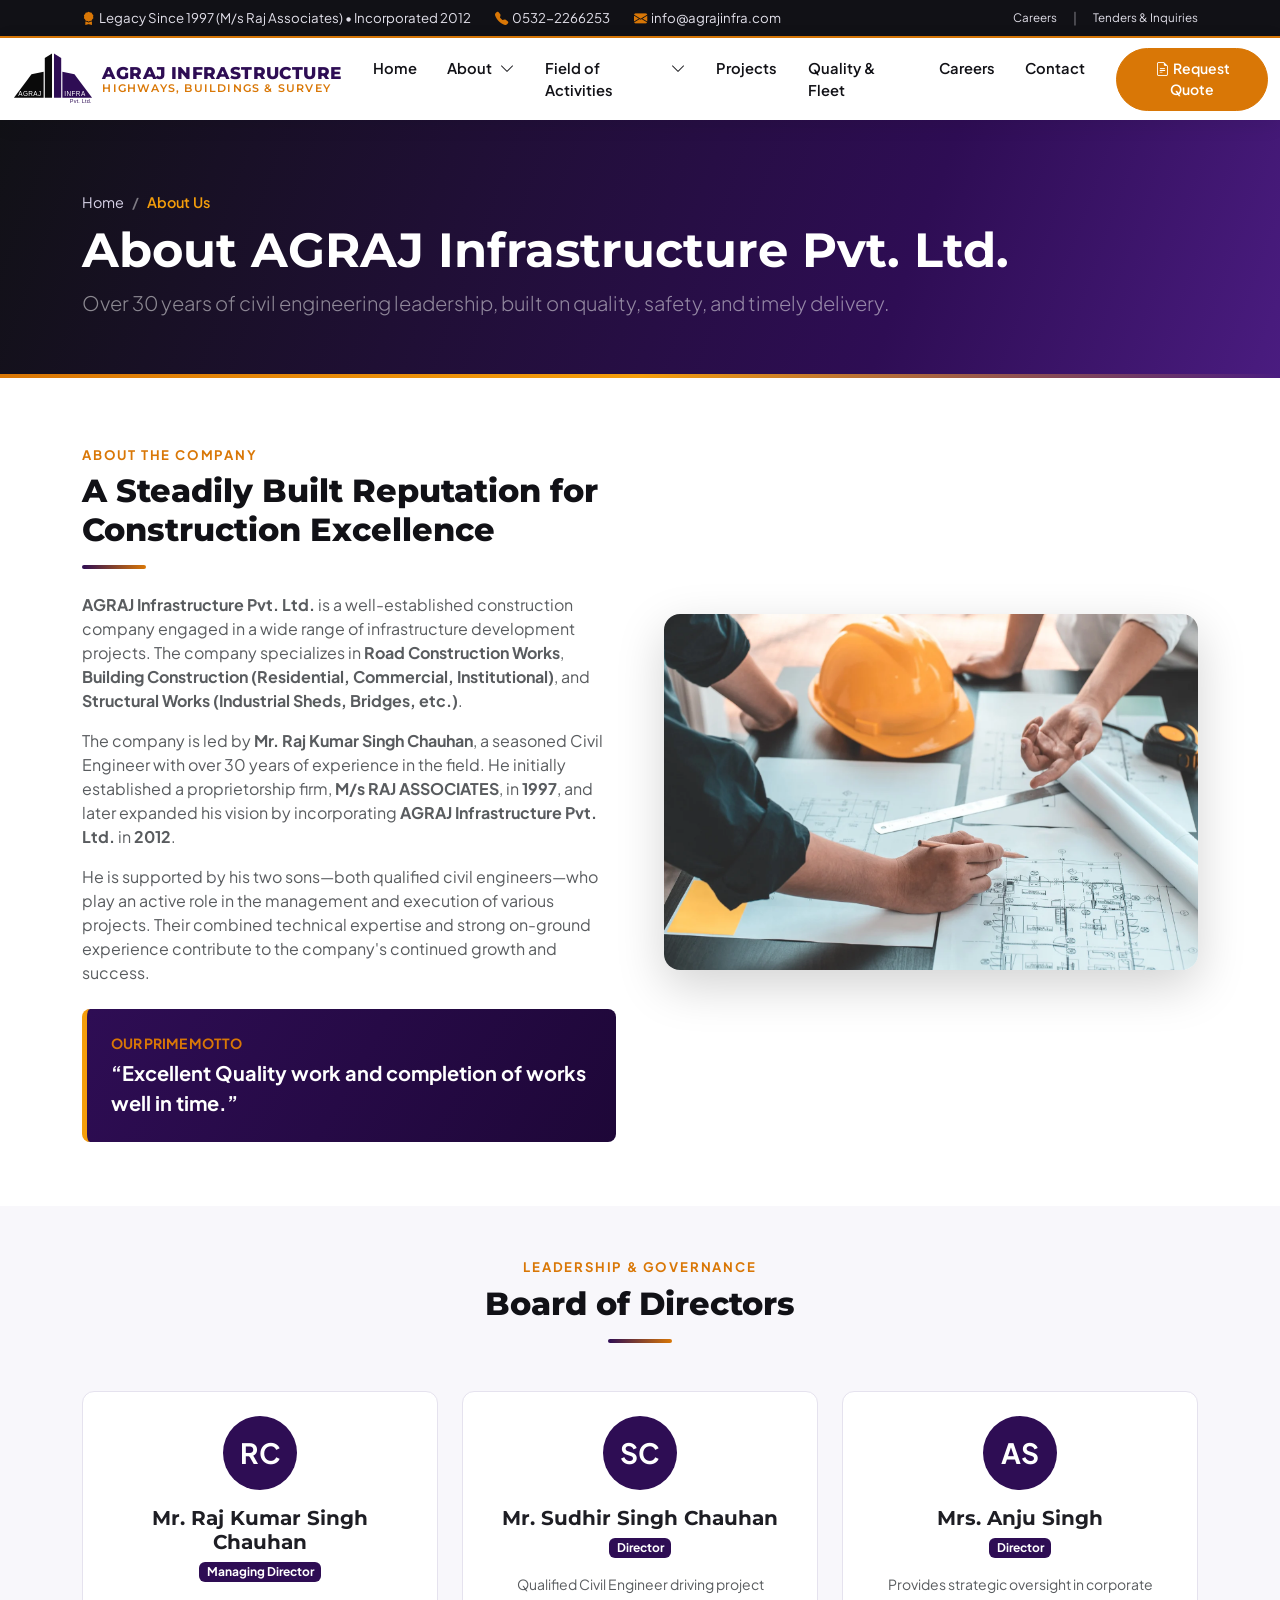
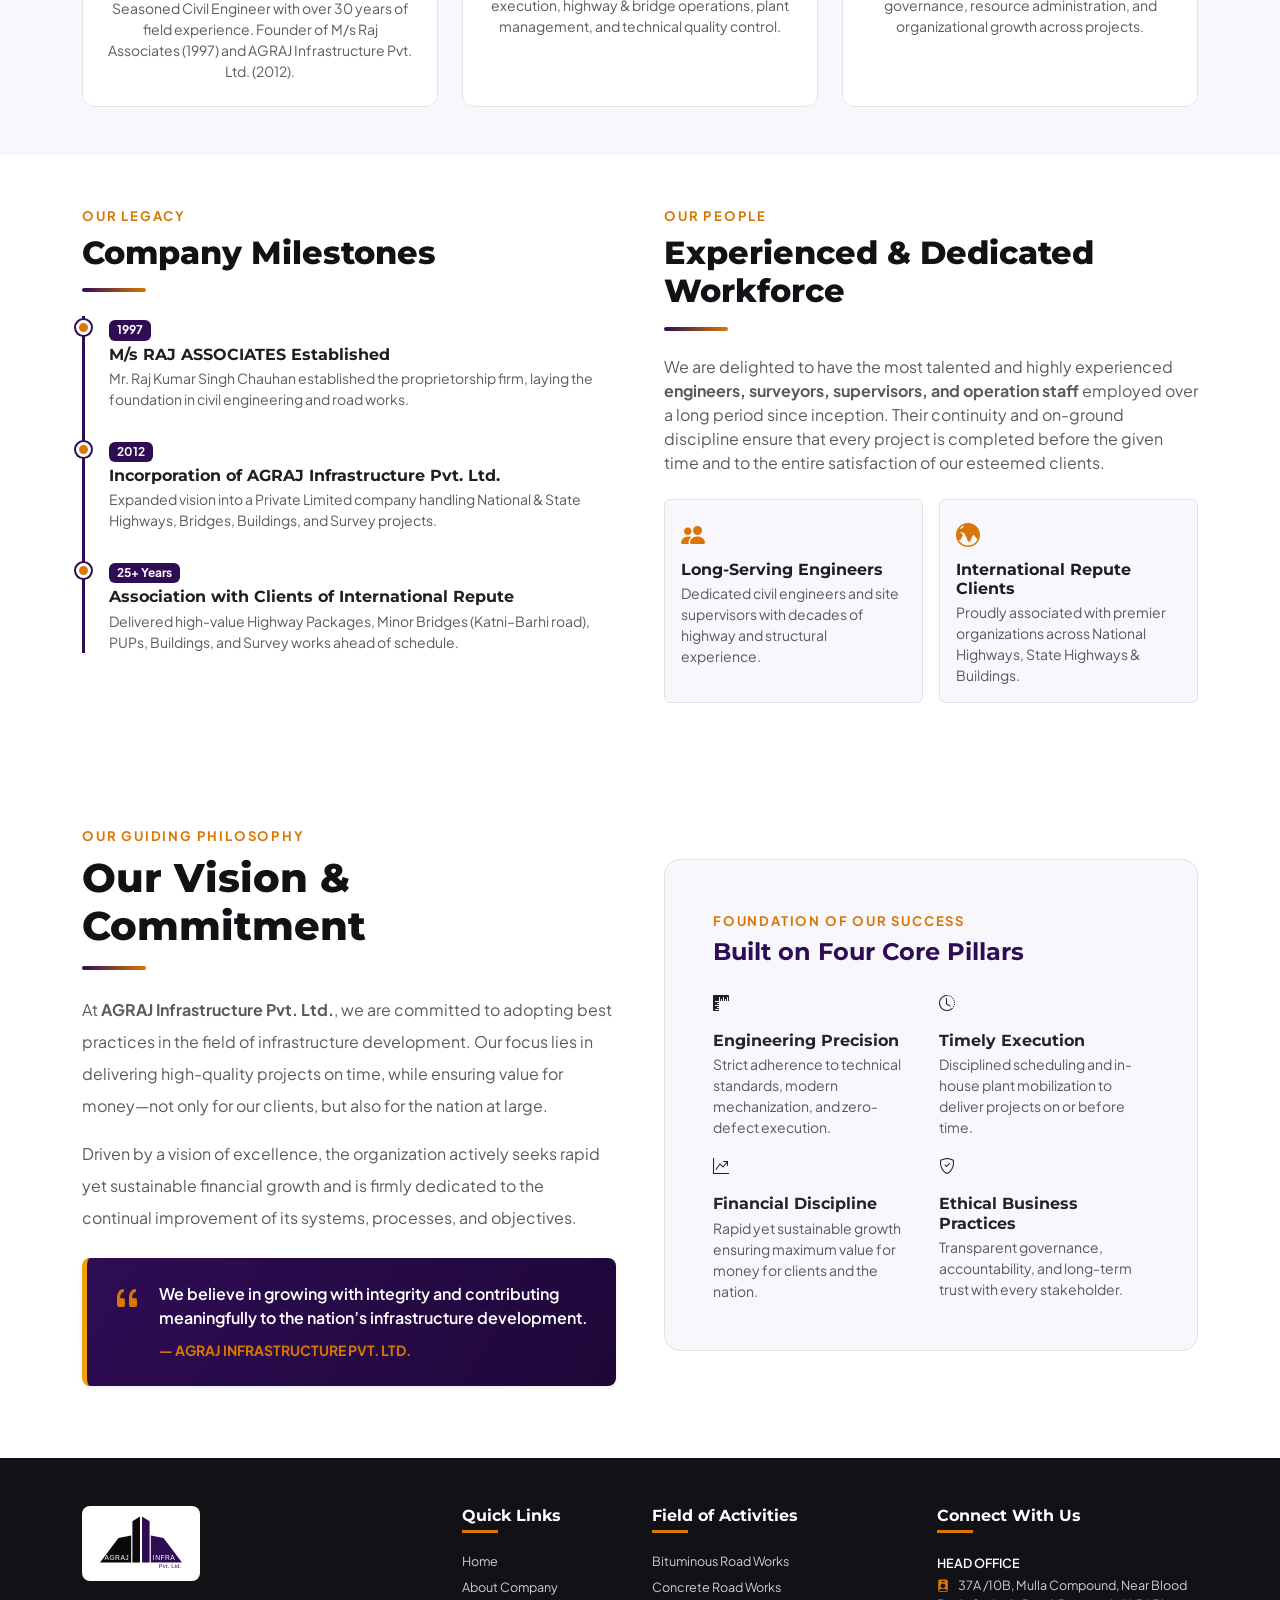
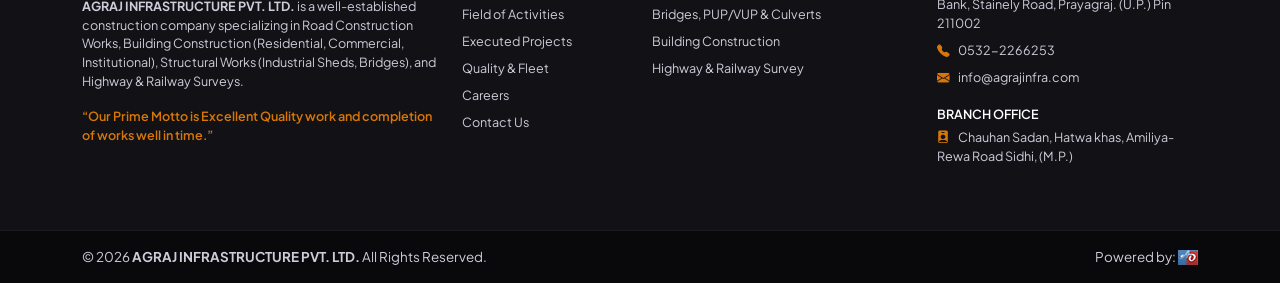
<file: about.html>
<!DOCTYPE html>
<html lang="en">
<head>
  <meta charset="UTF-8">
  <meta name="viewport" content="width=device-width, initial-scale=1.0">
  <title>About Us | AGRAJ INFRASTRUCTURE PVT. LTD.</title>
  <meta name="description" content="About AGRAJ Infrastructure Pvt. Ltd. — Founded by Mr. Raj Kumar Singh Chauhan (M/s Raj Associates 1997, Incorporated 2012). Board of Directors & Company Legacy.">
  <meta property="og:title" content="About Us | AGRAJ INFRASTRUCTURE PVT. LTD.">
  <meta property="og:description" content="About AGRAJ Infrastructure Pvt. Ltd. — Founded by Mr. Raj Kumar Singh Chauhan (M/s Raj Associates 1997, Incorporated 2012). Board of Directors & Company Legacy.">
  <meta property="og:type" content="website">
  <link rel="icon" type="image/svg+xml" href="assets/images/logo.svg">

  <!-- Google Fonts -->
  <link rel="preconnect" href="https://fonts.googleapis.com">
  <link rel="preconnect" href="https://fonts.gstatic.com" crossorigin>
  <link href="https://fonts.googleapis.com/css2?family=Montserrat:wght@600;700;800&family=Plus+Jakarta+Sans:wght@400;500;600;700&display=swap" rel="stylesheet">

  <!-- Bootstrap 5.3 CSS & Bootstrap Icons -->
  <link href="https://cdn.jsdelivr.net/npm/bootstrap@5.3.3/dist/css/bootstrap.min.css" rel="stylesheet">
  <link href="https://cdn.jsdelivr.net/npm/bootstrap-icons@1.11.3/font/bootstrap-icons.min.css" rel="stylesheet">

  <!-- Custom Stylesheet -->
  <link href="assets/css/style.css" rel="stylesheet">
</head>
<body>


  <!-- Top Utility Bar -->
  <div class="top-utility-bar py-2 d-none d-md-block">
    <div class="container d-flex justify-content-between align-items-center flex-wrap gap-2">
      <div class="d-flex align-items-center gap-4">
        <span><i class="bi bi-award-fill text-brand-amber me-1"></i>Legacy Since 1997 (M/s Raj Associates) &bull; Incorporated 2012</span>
        <a href="tel:05322266253"><i class="bi bi-telephone-fill text-brand-amber me-1"></i>0532-2266253</a>
        <a href="mailto:info@agrajinfra.com"><i class="bi bi-envelope-fill text-brand-amber me-1"></i>info@agrajinfra.com</a>
      </div>
      <div class="d-flex align-items-center gap-3">
        <a href="careers.html" class="small">Careers</a>
        <span class="opacity-50">|</span>
        <a href="contact.html" class="small">Tenders &amp; Inquiries</a>
      </div>
    </div>
  </div>

  <header class="sticky-top">
    <nav class="navbar navbar-expand-lg main-navbar">
  <div class="container-fluid">
     <a class="navbar-brand d-flex align-items-center gap-2" href="index.html">
          <img src="assets/images/logo.svg" alt="AGRAJ Infrastructure Pvt. Ltd." class="brand-logo-img">
          <div class="brand-text-wrap d-none d-sm-block">
            <span class="brand-title">AGRAJ INFRASTRUCTURE</span>
            <span class="brand-subtitle">Highways, Buildings &amp; Survey</span>
          </div>
        </a>
    <button class="navbar-toggler border-0" type="button" data-bs-toggle="offcanvas" data-bs-target="#offcanvasNavbar" aria-controls="offcanvasNavbar" aria-label="Toggle navigation">
      <span class="navbar-toggler-icon"></span>
    </button>
    <div class="offcanvas offcanvas-end" tabindex="-1" id="offcanvasNavbar" aria-labelledby="offcanvasNavbarLabel">
      <div class="offcanvas-header">
        <div class="d-flex align-items-center gap-2" id="mobileNavDrawerLabel">
        <div class="bg-white rounded px-2 py-1">
          <img src="assets/images/logo.svg" alt="AGRAJ Infra" height="36">
        </div>
        <span class="fw-bold small">AGRAJ INFRA PVT. LTD.</span>
      </div>
        <button type="button" class="btn-close" data-bs-dismiss="offcanvas" aria-label="Close"></button>
      </div>
      <div class="offcanvas-body">
        <ul class="navbar-nav justify-content-end flex-grow-1 pe-3">
          <li class="nav-item"><a class="nav-link " href="index.html">Home</a></li>
            <li class="nav-item dropdown">
              <a class="nav-link  d-flex justify-content-between" href="#" role="button" data-bs-toggle="dropdown" aria-expanded="false">
                <span class="me-2">About</span>
                 <i class="bi bi-chevron-down"></i>
              </a>
              <ul class="dropdown-menu dropdown-menu-services">
               
                <li><a class="dropdown-item" href="about.html">About Us</a></li>
                <li><a class="dropdown-item" href="team.html">Our Team</a></li>
                
              </ul>
            </li>
            <li class="nav-item dropdown">
              <a class="nav-link  d-flex justify-content-between" href="services.html" role="button" data-bs-toggle="dropdown" aria-expanded="false">
                <span class="me-2">Field of Activities</span>
                 <i class="bi bi-chevron-down"></i>
              </a>
              <ul class="dropdown-menu dropdown-menu-services">
                <li><a class="dropdown-item fw-bold text-brand-purple" href="services.html"><i class="bi bi-grid-fill me-2 text-brand-amber"></i>All Activities Overview</a></li>
                <li><hr class="dropdown-divider"></li>
                <li><a class="dropdown-item" href="service-detail.html?service=bituminous">Bituminous Road Works (GSB/WMM/DBM/BC)</a></li>
                <li><a class="dropdown-item" href="service-detail.html?service=concrete">Concrete Road Works (GSB/DLC/PQC)</a></li>
                <li><a class="dropdown-item" href="service-detail.html?service=structures">Bridges, PUP/VUP &amp; Cross Drainage</a></li>
                <li><a class="dropdown-item" href="service-detail.html?service=buildings">Building Works (Commercial / Residential)</a></li>
                <li><a class="dropdown-item" href="service-detail.html?service=survey">Highway &amp; Railway Survey Works</a></li>
              </ul>
            </li>
            <li class="nav-item"><a class="nav-link " href="projects.html">Projects</a></li>
            <li class="nav-item"><a class="nav-link " href="quality-safety.html">Quality &amp; Fleet</a></li>
            <li class="nav-item"><a class="nav-link " href="careers.html">Careers</a></li>
            <li class="nav-item"><a class="nav-link " href="contact.html">Contact</a></li>

        </ul>
        <div class="d-flex">
         <button class="btn btn-brand-amber btn-sm px-3 py-2 rounded-pill" data-bs-toggle="modal" data-bs-target="#quoteModal" data-open-quote>
                <i class="bi bi-file-earmark-text me-1"></i>Request Quote
              </button>
        </div>
      </div>
    </div>
  </div>
</nav>
  </header>

  <!-- Main Content -->
  <main>

    <section class="page-hero">
      <div class="container">
        <nav aria-label="breadcrumb">
          <ol class="breadcrumb mb-2">
            <li class="breadcrumb-item"><a href="index.html">Home</a></li>
            <li class="breadcrumb-item active" aria-current="page">About Us</li>
          </ol>
        </nav>
        <h1 class="display-5 fw-bold mb-2">About AGRAJ Infrastructure Pvt. Ltd.</h1>
        <p class="lead text-white-50 mb-0">Over 30 years of civil engineering leadership, built on quality, safety, and timely delivery.</p>
      </div>
    </section>

    <!-- Company Overview & Leadership -->
    <section class="py-5">
      <div class="container py-lg-3">
        <div class="row g-5 align-items-center">
          <div class="col-lg-6">
            <span class="section-eyebrow">About the Company</span>
            <h2 class="section-title">A Steadily Built Reputation for Construction Excellence</h2>
            <div class="title-accent mb-4"></div>
            <p class="text-muted">
              <strong>AGRAJ Infrastructure Pvt. Ltd.</strong> is a well-established construction company engaged in a wide range of infrastructure development projects. The company specializes in <strong>Road Construction Works</strong>, <strong>Building Construction (Residential, Commercial, Institutional)</strong>, and <strong>Structural Works (Industrial Sheds, Bridges, etc.)</strong>.
            </p>
            <p class="text-muted">
              The company is led by <strong>Mr. Raj Kumar Singh Chauhan</strong>, a seasoned Civil Engineer with over 30 years of experience in the field. He initially established a proprietorship firm, <strong>M/s RAJ ASSOCIATES</strong>, in <strong>1997</strong>, and later expanded his vision by incorporating <strong>AGRAJ Infrastructure Pvt. Ltd.</strong> in <strong>2012</strong>.
            </p>
            <p class="text-muted mb-4">
              He is supported by his two sons—both qualified civil engineers—who play an active role in the management and execution of various projects. Their combined technical expertise and strong on-ground experience contribute to the company's continued growth and success.
            </p>
            <div class="motto-box p-4 rounded-3">
              <small class="text-uppercase fw-bold text-brand-amber d-block mb-1">Our Prime Motto</small>
              <div class="fs-5 fw-bold">&ldquo;Excellent Quality work and completion of works well in time.&rdquo;</div>
            </div>
          </div>
          <div class="col-lg-6">
            <img src="assets/images/construction.png" alt="AGRAJ Engineering Leadership" class="img-fluid rounded-4 shadow-lg">
          </div>
        </div>
      </div>
    </section>

    <!-- Board of Directors -->
    <section class="py-5 bg-brand-lavender">
      <div class="container">
        <div class="text-center mb-5">
          <span class="section-eyebrow">Leadership &amp; Governance</span>
          <h2 class="section-title">Board of Directors</h2>
          <div class="title-accent mx-auto"></div>
        </div>
        <div class="row g-4 justify-content-center">
          <div class="col-md-4">
            <div class="leader-card p-4 h-100 text-center">
              <div class="rounded-circle bg-brand-purple text-white d-inline-flex align-items-center justify-content-center fw-bold fs-3 mb-3" style="width:74px;height:74px;">RC</div>
              <h5 class="fw-bold mb-1">Mr. Raj Kumar Singh Chauhan</h5>
              <div class="badge bg-brand-purple text-white mb-3">Managing Director</div>
              <p class="text-muted small mb-0">Seasoned Civil Engineer with over 30 years of field experience. Founder of M/s Raj Associates (1997) and AGRAJ Infrastructure Pvt. Ltd. (2012).</p>
            </div>
          </div>
          <div class="col-md-4">
            <div class="leader-card p-4 h-100 text-center">
              <div class="rounded-circle bg-brand-purple text-white d-inline-flex align-items-center justify-content-center fw-bold fs-3 mb-3" style="width:74px;height:74px;">SC</div>
              <h5 class="fw-bold mb-1">Mr. Sudhir Singh Chauhan</h5>
              <div class="badge bg-brand-purple text-white mb-3">Director</div>
              <p class="text-muted small mb-0">Qualified Civil Engineer driving project execution, highway &amp; bridge operations, plant management, and technical quality control.</p>
            </div>
          </div>
          <div class="col-md-4">
            <div class="leader-card p-4 h-100 text-center">
              <div class="rounded-circle bg-brand-purple text-white d-inline-flex align-items-center justify-content-center fw-bold fs-3 mb-3" style="width:74px;height:74px;">AS</div>
              <h5 class="fw-bold mb-1">Mrs. Anju Singh</h5>
              <div class="badge bg-brand-purple text-white mb-3">Director</div>
              <p class="text-muted small mb-0">Provides strategic oversight in corporate governance, resource administration, and organizational growth across projects.</p>
            </div>
          </div>
        </div>
      </div>
    </section>

    <!-- Milestones & Team Strength -->
    <section class="py-5">
      <div class="container">
        <div class="row g-5">
          <div class="col-lg-6">
            <span class="section-eyebrow">Our Legacy</span>
            <h2 class="section-title">Company Milestones</h2>
            <div class="title-accent mb-4"></div>
            <div class="timeline-item">
              <span class="badge bg-brand-purple mb-1">1997</span>
              <h6 class="fw-bold mb-1">M/s RAJ ASSOCIATES Established</h6>
              <p class="text-muted small mb-0">Mr. Raj Kumar Singh Chauhan established the proprietorship firm, laying the foundation in civil engineering and road works.</p>
            </div>
            <div class="timeline-item">
              <span class="badge bg-brand-purple mb-1">2012</span>
              <h6 class="fw-bold mb-1">Incorporation of AGRAJ Infrastructure Pvt. Ltd.</h6>
              <p class="text-muted small mb-0">Expanded vision into a Private Limited company handling National &amp; State Highways, Bridges, Buildings, and Survey projects.</p>
            </div>
            <div class="timeline-item">
              <span class="badge bg-brand-purple mb-1">25+ Years</span>
              <h6 class="fw-bold mb-1">Association with Clients of International Repute</h6>
              <p class="text-muted small mb-0">Delivered high-value Highway Packages, Minor Bridges (Katni–Barhi road), PUPs, Buildings, and Survey works ahead of schedule.</p>
            </div>
          </div>

          <div class="col-lg-6">
            <span class="section-eyebrow">Our People</span>
            <h2 class="section-title">Experienced &amp; Dedicated Workforce</h2>
            <div class="title-accent mb-4"></div>
            <p class="text-muted mb-4">
              We are delighted to have the most talented and highly experienced <strong>engineers, surveyors, supervisors, and operation staff</strong> employed over a long period since inception. Their continuity and on-ground discipline ensure that every project is completed before the given time and to the entire satisfaction of our esteemed clients.
            </p>
            <div class="row g-3">
              <div class="col-sm-6">
                <div class="p-3 rounded bg-brand-lavender border h-100">
                  <i class="bi bi-people-fill text-brand-amber fs-4 mb-2 d-block"></i>
                  <h6 class="fw-bold mb-1">Long-Serving Engineers</h6>
                  <p class="small text-muted mb-0">Dedicated civil engineers and site supervisors with decades of highway and structural experience.</p>
                </div>
              </div>
              <div class="col-sm-6">
                <div class="p-3 rounded bg-brand-lavender border h-100">
                  <i class="bi bi-globe-central-south-asia text-brand-amber fs-4 mb-2 d-block"></i>
                  <h6 class="fw-bold mb-1">International Repute Clients</h6>
                  <p class="small text-muted mb-0">Proudly associated with premier organizations across National Highways, State Highways &amp; Buildings.</p>
                </div>
              </div>
            </div>
          </div>
        </div>
      </div>
    </section>


    <!-- Our Vision & Commitment Section -->
<section id="visionCommitmentSection" class="py-5 bg-white">
  <div class="container py-lg-4">
    <div class="row g-5 align-items-center">
      <!-- Left Column: Vision Narrative & Integrity Callout -->
      <div class="col-lg-6">
        <span class="section-eyebrow">Our Guiding Philosophy</span>
        <h2 class="section-title display-6">Our Vision & Commitment</h2>
        <div class="title-accent mb-4"></div>

        <p class="text-muted lh-lg mb-3">
          At <strong>AGRAJ Infrastructure Pvt. Ltd.</strong>, we are committed to adopting best practices in the field of infrastructure development. Our focus lies in delivering high-quality projects on time, while ensuring value for money—not only for our clients, but also for the nation at large.
        </p>

        <p class="text-muted lh-lg mb-4">
          Driven by a vision of excellence, the organization actively seeks rapid yet sustainable financial growth and is firmly dedicated to the continual improvement of its systems, processes, and objectives.
        </p>

        <div class="motto-box p-4 rounded-3 shadow-sm">
          <div class="d-flex align-items-start gap-3">
            <i class="bi bi-quote fs-2 text-brand-amber lh-1"></i>
            <div>
              <p class="fw-semibold mb-2">
                We believe in growing with integrity and contributing meaningfully to the nation’s infrastructure development.
              </p>
              <small class="text-brand-amber fw-bold text-uppercase letter-spacing-1">
                — AGRAJ INFRASTRUCTURE PVT. LTD.
              </small>
            </div>
          </div>
        </div>
      </div>

      <!-- Right Column: 4 Foundation Pillars -->
      <div class="col-lg-6">
        <div class="p-4 p-lg-5 rounded-4 bg-brand-lavender border">
          <span class="section-eyebrow">Foundation of Our Success</span>
          <h4 class="fw-bold text-brand-purple mb-4">Built on Four Core Pillars</h4>

          <div class="row g-3">
            <!-- Pillar 1 -->
            <div class="col-sm-6">
              <div class="vision-pillar-card h-100">
                <div class="vision-icon-box mb-3">
                  <i class="bi bi-rulers"></i>
                </div>
                <h6 class="fw-bold text-dark mb-1">Engineering Precision</h6>
                <p class="small text-muted mb-0">Strict adherence to technical standards, modern mechanization, and zero-defect execution.</p>
              </div>
            </div>

            <!-- Pillar 2 -->
            <div class="col-sm-6">
              <div class="vision-pillar-card h-100">
                <div class="vision-icon-box mb-3">
                  <i class="bi bi-clock-history"></i>
                </div>
                <h6 class="fw-bold text-dark mb-1">Timely Execution</h6>
                <p class="small text-muted mb-0">Disciplined scheduling and in-house plant mobilization to deliver projects on or before time.</p>
              </div>
            </div>

            <!-- Pillar 3 -->
            <div class="col-sm-6">
              <div class="vision-pillar-card h-100">
                <div class="vision-icon-box mb-3">
                  <i class="bi bi-graph-up-arrow"></i>
                </div>
                <h6 class="fw-bold text-dark mb-1">Financial Discipline</h6>
                <p class="small text-muted mb-0">Rapid yet sustainable growth ensuring maximum value for money for clients and the nation.</p>
              </div>
            </div>

            <!-- Pillar 4 -->
            <div class="col-sm-6">
              <div class="vision-pillar-card h-100">
                <div class="vision-icon-box mb-3">
                  <i class="bi bi-shield-check"></i>
                </div>
                <h6 class="fw-bold text-dark mb-1">Ethical Business Practices</h6>
                <p class="small text-muted mb-0">Transparent governance, accountability, and long-term trust with every stakeholder.</p>
              </div>
            </div>
          </div>
        </div>
      </div>
    </div>
  </div>
</section>


  </main>

  <!-- Global Footer -->
  <footer class="site-footer pt-5">
    <div class="container pb-5">
      <div class="row g-4">
        <div class="col-lg-4">
          <div class="footer-logo-box mb-3">
            <img src="assets/images/logo.svg" alt="AGRAJ Infrastructure Pvt. Ltd." height="54">
          </div>
          <p class="small mb-3">
            <strong>AGRAJ INFRASTRUCTURE PVT. LTD.</strong> is a well-established construction company specializing in Road Construction Works, Building Construction (Residential, Commercial, Institutional), Structural Works (Industrial Sheds, Bridges), and Highway &amp; Railway Surveys.
          </p>
          <p class="small text-brand-amber fw-semibold mb-0">
            &ldquo;Our Prime Motto is Excellent Quality work and completion of works well in time.&rdquo;
          </p>
        </div>

        <div class="col-6 col-lg-2">
          <h5>Quick Links</h5>
          <ul class="list-unstyled d-grid gap-2 small">
            <li><a href="index.html">Home</a></li>
            <li><a href="about.html">About Company</a></li>
            <li><a href="services.html">Field of Activities</a></li>
            <li><a href="projects.html">Executed Projects</a></li>
            <li><a href="quality-safety.html">Quality &amp; Fleet</a></li>
            <li><a href="careers.html">Careers</a></li>
            <li><a href="contact.html">Contact Us</a></li>
          </ul>
        </div>

        <div class="col-6 col-lg-3">
          <h5>Field of Activities</h5>
          <ul class="list-unstyled d-grid gap-2 small">
            <li><a href="service-detail.html?service=bituminous">Bituminous Road Works</a></li>
            <li><a href="service-detail.html?service=concrete">Concrete Road Works</a></li>
            <li><a href="service-detail.html?service=structures">Bridges, PUP/VUP &amp; Culverts</a></li>
            <li><a href="service-detail.html?service=buildings">Building Construction</a></li>
            <li><a href="service-detail.html?service=survey">Highway &amp; Railway Survey</a></li>
          </ul>
        </div>

        <div class="col-lg-3">
          <h5>Connect With Us</h5>
          <label class="small text-white fw-semibold mb-1">HEAD OFFICE</label>
          <ul class="list-unstyled d-grid gap-2 small mb-3">
            <li><i class="bi bi-person-badge-fill text-brand-amber me-2"></i>37A /10B, Mulla Compound, Near Blood Bank, Stainely Road, Prayagraj. (U.P.) Pin 211002 </li>
            <li><i class="bi bi-telephone-fill text-brand-amber me-2"></i><a href="tel:05322266253 ">0532-2266253 </a></li>
            <li><i class="bi bi-envelope-fill text-brand-amber me-2"></i><a href="mailto:info@agrajinfra.com">info@agrajinfra.com</a></li>
          </ul>
           <label class="small text-white fw-semibold mb-1">BRANCH OFFICE </label>
           <ul class="list-unstyled d-grid gap-2 small mb-3">
            <li><i class="bi bi-person-badge-fill text-brand-amber me-2"></i>Chauhan Sadan, Hatwa khas, Amiliya-Rewa Road Sidhi, (M.P.)  </li>
          </ul>
        </div>
      </div>
    </div>

    <div class="footer-bottom py-3">
      <div class="container d-flex flex-column flex-md-row justify-content-between align-items-center gap-2">
        <div>&copy; 2026 <strong>AGRAJ INFRASTRUCTURE PVT. LTD.</strong> All Rights Reserved.</div>
        <div class="d-flex gap-3">
          <a href="https://www.aosoftwaresolution.com/" target="_blank" rel="noopener noreferrer">
            Powered by: <img src="assets/images/aoss.png" alt="">
          </a>
        </div>
      </div>
    </div>
  </footer>

  <!-- Global Request Quote Modal -->
  <div class="modal fade" id="quoteModal" tabindex="-1" aria-labelledby="quoteModalLabel" aria-hidden="true">
    <div class="modal-dialog modal-dialog-centered modal-lg">
      <div class="modal-content border-0 shadow-lg">
        <div class="modal-header bg-brand-purple text-white">
          <h5 class="modal-title fw-bold" id="quoteModalLabel">
            <i class="bi bi-file-earmark-spreadsheet text-brand-amber me-2"></i>Request Project Proposal / Inquiry
          </h5>
          <button type="button" class="btn-close btn-close-white" data-bs-dismiss="modal" aria-label="Close"></button>
        </div>
        <form class="needs-validation" novalidate data-success-message="Quote request received! AGRAJ Infrastructure Pvt. Ltd. will respond promptly.">
          <div class="modal-body p-4">
            <div class="row g-3">
              <div class="col-md-6">
                <label class="form-label fw-semibold small">Full Name *</label>
                <input type="text" class="form-control" placeholder="Your full name" required>
                <div class="invalid-feedback">Please enter your name.</div>
              </div>
              <div class="col-md-6">
                <label class="form-label fw-semibold small">Organization / Client *</label>
                <input type="text" class="form-control" placeholder="Company or Department" required>
                <div class="invalid-feedback">Please enter your organization.</div>
              </div>
              <div class="col-md-6">
                <label class="form-label fw-semibold small">Work Email *</label>
                <input type="email" class="form-control" placeholder="name@company.com" required>
                <div class="invalid-feedback">Please enter a valid email.</div>
              </div>
              <div class="col-md-6">
                <label class="form-label fw-semibold small">Phone Number *</label>
                <input type="tel" class="form-control" placeholder="+91 98XXXXXXXX" required>
                <div class="invalid-feedback">Please enter a contact number.</div>
              </div>
              <div class="col-md-6">
                <label class="form-label fw-semibold small">Activity Division *</label>
                <select class="form-select" id="quoteServiceSelect" required>
                  <option value="">Select Field of Activity</option>
                  <option value="Bituminous Road Works">Bituminous Road Works (GSB/WMM/DBM/BC)</option>
                  <option value="Concrete Road Works">Concrete Road Works (GSB/DLC/PQC)</option>
                  <option value="Bridges & Structural Works">Bridges, PUP/VUP &amp; Structural Works</option>
                  <option value="Building Construction">Building Works (Commercial/Residential/Institutional)</option>
                  <option value="Highways & Railways Survey">Highway &amp; Railway Survey Works</option>
                </select>
                <div class="invalid-feedback">Please select a division.</div>
              </div>
              <div class="col-md-6">
                <label class="form-label fw-semibold small">Project Location</label>
                <input type="text" class="form-control" placeholder="City / Highway Corridor">
              </div>
              <div class="col-12">
                <label class="form-label fw-semibold small">Project Scope / Brief *</label>
                <textarea class="form-control" rows="3" placeholder="Share scope of work, chainage, or timeline..." required></textarea>
                <div class="invalid-feedback">Please provide a brief project scope.</div>
              </div>
            </div>
          </div>
          <div class="modal-footer bg-light">
            <button type="button" class="btn btn-outline-secondary" data-bs-dismiss="modal">Cancel</button>
            <button type="submit" class="btn btn-brand-primary px-4">Submit Inquiry</button>
          </div>
        </form>
      </div>
    </div>
  </div>

  <!-- Toast Notification -->
  <div class="toast-container position-fixed bottom-0 start-0 p-3" style="z-index: 1080;">
    <div id="agrajToast" class="toast align-items-center text-bg-dark border-0 shadow-lg" role="alert" aria-live="assertive" aria-atomic="true">
      <div class="d-flex">
        <div class="toast-body d-flex align-items-center gap-2">
          <i class="bi bi-check-circle-fill text-brand-amber fs-5"></i>
          <span id="agrajToastBody">Action completed successfully.</span>
        </div>
        <button type="button" class="btn-close btn-close-white me-2 m-auto" data-bs-dismiss="toast" aria-label="Close"></button>
      </div>
    </div>
  </div>

  <!-- Back to Top -->
  <button id="backToTop" aria-label="Back to top"><i class="bi bi-arrow-up fs-5"></i></button>

  <!-- Bootstrap 5.3 JS Bundle & Main Script -->
  <script src="https://cdn.jsdelivr.net/npm/bootstrap@5.3.3/dist/js/bootstrap.bundle.min.js"></script>
  <script src="assets/js/main.js"></script>
</body>
</html>
</file>
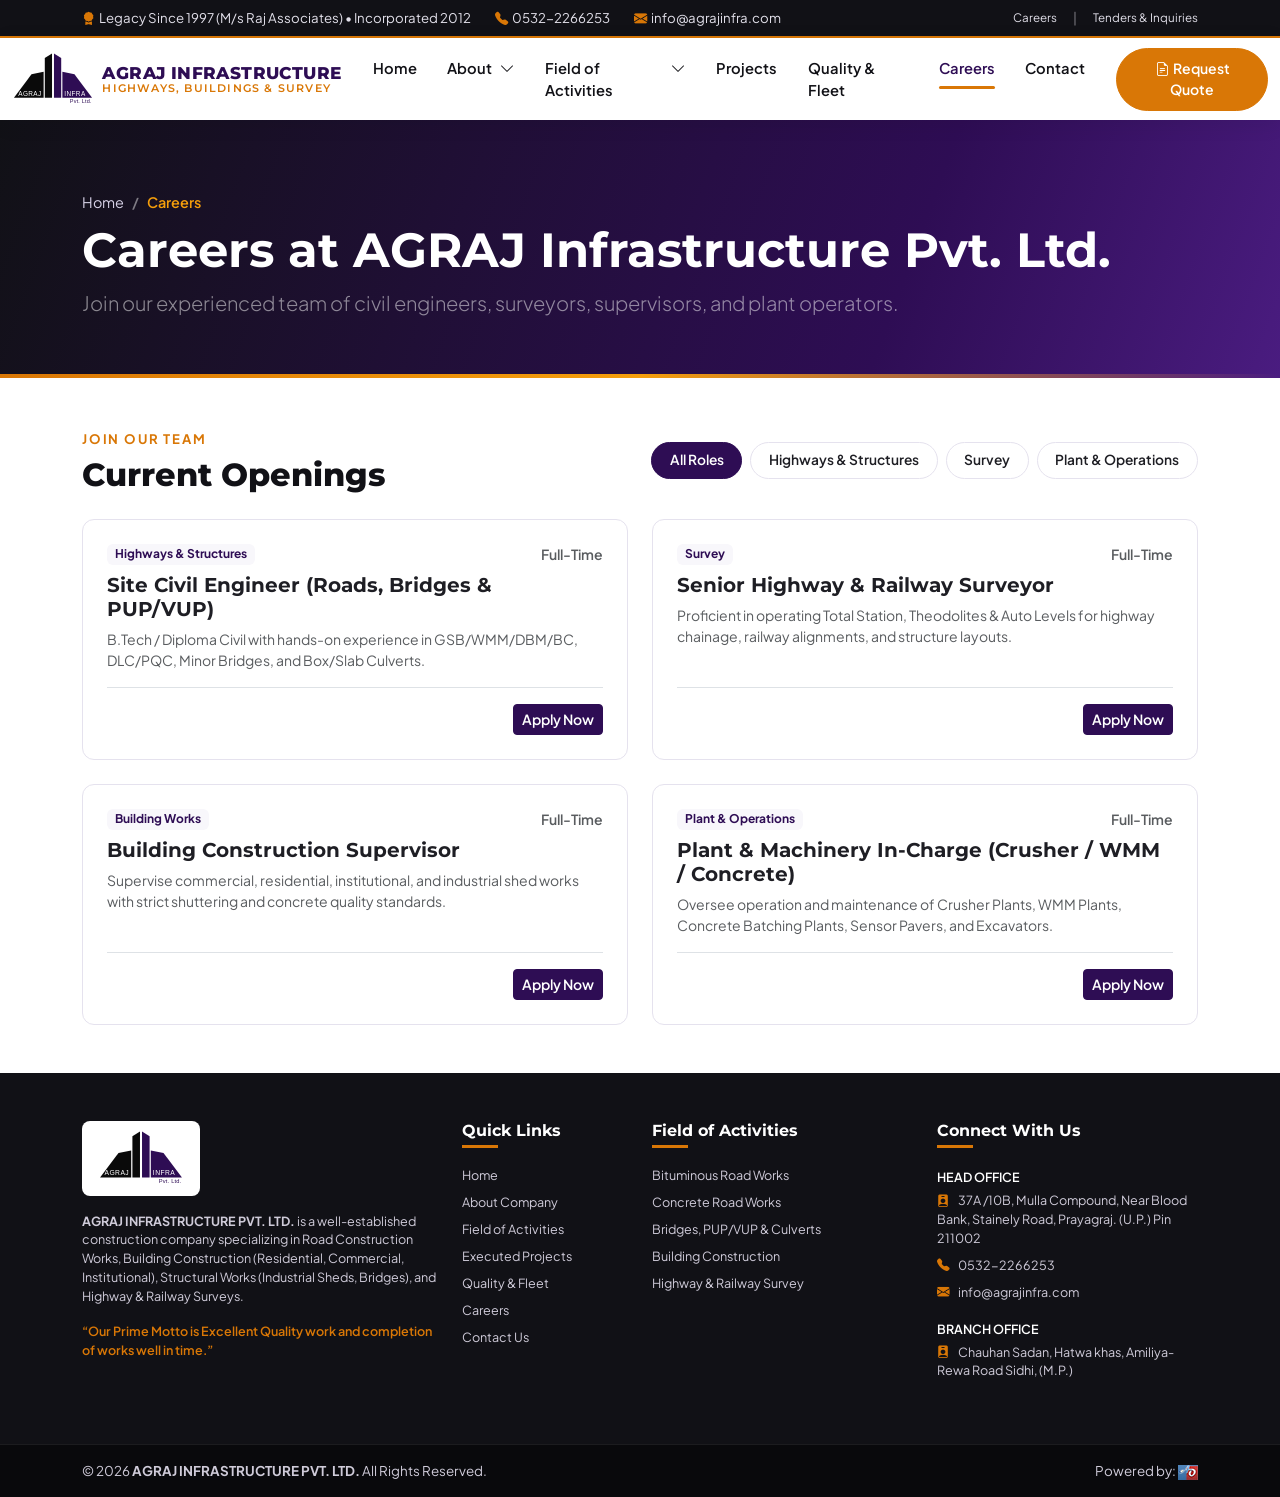
<file: careers.html>
<!DOCTYPE html>
<html lang="en">
<head>
  <meta charset="UTF-8">
  <meta name="viewport" content="width=device-width, initial-scale=1.0">
  <title>Careers | AGRAJ INFRASTRUCTURE PVT. LTD.</title>
  <meta name="description" content="Build your civil engineering, surveying, or plant operations career with AGRAJ Infrastructure Pvt. Ltd.">
  <meta property="og:title" content="Careers | AGRAJ INFRASTRUCTURE PVT. LTD.">
  <meta property="og:description" content="Build your civil engineering, surveying, or plant operations career with AGRAJ Infrastructure Pvt. Ltd.">
  <meta property="og:type" content="website">
  <link rel="icon" type="image/svg+xml" href="assets/images/logo.svg">

  <!-- Google Fonts -->
  <link rel="preconnect" href="https://fonts.googleapis.com">
  <link rel="preconnect" href="https://fonts.gstatic.com" crossorigin>
  <link href="https://fonts.googleapis.com/css2?family=Montserrat:wght@600;700;800&family=Plus+Jakarta+Sans:wght@400;500;600;700&display=swap" rel="stylesheet">

  <!-- Bootstrap 5.3 CSS & Bootstrap Icons -->
  <link href="https://cdn.jsdelivr.net/npm/bootstrap@5.3.3/dist/css/bootstrap.min.css" rel="stylesheet">
  <link href="https://cdn.jsdelivr.net/npm/bootstrap-icons@1.11.3/font/bootstrap-icons.min.css" rel="stylesheet">

  <!-- Custom Stylesheet -->
  <link href="assets/css/style.css" rel="stylesheet">
</head>
<body>


  <!-- Top Utility Bar -->
  <div class="top-utility-bar py-2 d-none d-md-block">
    <div class="container d-flex justify-content-between align-items-center flex-wrap gap-2">
      <div class="d-flex align-items-center gap-4">
        <span><i class="bi bi-award-fill text-brand-amber me-1"></i>Legacy Since 1997 (M/s Raj Associates) &bull; Incorporated 2012</span>
        <a href="tel:05322266253"><i class="bi bi-telephone-fill text-brand-amber me-1"></i>0532-2266253</a>
        <a href="mailto:info@agrajinfra.com"><i class="bi bi-envelope-fill text-brand-amber me-1"></i>info@agrajinfra.com</a>
      </div>
      <div class="d-flex align-items-center gap-3">
        <a href="careers.html" class="small">Careers</a>
        <span class="opacity-50">|</span>
        <a href="contact.html" class="small">Tenders &amp; Inquiries</a>
      </div>
    </div>
  </div>

  <header class="sticky-top">
    <nav class="navbar navbar-expand-lg main-navbar">
  <div class="container-fluid">
     <a class="navbar-brand d-flex align-items-center gap-2" href="index.html">
          <img src="assets/images/logo.svg" alt="AGRAJ Infrastructure Pvt. Ltd." class="brand-logo-img">
          <div class="brand-text-wrap d-none d-sm-block">
            <span class="brand-title">AGRAJ INFRASTRUCTURE</span>
            <span class="brand-subtitle">Highways, Buildings &amp; Survey</span>
          </div>
        </a>
    <button class="navbar-toggler border-0" type="button" data-bs-toggle="offcanvas" data-bs-target="#offcanvasNavbar" aria-controls="offcanvasNavbar" aria-label="Toggle navigation">
      <span class="navbar-toggler-icon"></span>
    </button>
    <div class="offcanvas offcanvas-end" tabindex="-1" id="offcanvasNavbar" aria-labelledby="offcanvasNavbarLabel">
      <div class="offcanvas-header">
        <div class="d-flex align-items-center gap-2" id="mobileNavDrawerLabel">
        <div class="bg-white rounded px-2 py-1">
          <img src="assets/images/logo.svg" alt="AGRAJ Infra" height="36">
        </div>
        <span class="fw-bold small">AGRAJ INFRA PVT. LTD.</span>
      </div>
        <button type="button" class="btn-close" data-bs-dismiss="offcanvas" aria-label="Close"></button>
      </div>
      <div class="offcanvas-body">
        <ul class="navbar-nav justify-content-end flex-grow-1 pe-3">
          <li class="nav-item"><a class="nav-link " href="index.html">Home</a></li>
            <li class="nav-item dropdown">
              <a class="nav-link  d-flex justify-content-between" href="#" role="button" data-bs-toggle="dropdown" aria-expanded="false">
                <span class="me-2">About</span>
                 <i class="bi bi-chevron-down"></i>
              </a>
              <ul class="dropdown-menu dropdown-menu-services">
               
                <li><a class="dropdown-item" href="about.html">About Us</a></li>
                <li><a class="dropdown-item" href="team.html">Our Team</a></li>
                
              </ul>
            </li>
            <li class="nav-item dropdown">
              <a class="nav-link  d-flex justify-content-between" href="services.html" role="button" data-bs-toggle="dropdown" aria-expanded="false">
                <span class="me-2">Field of Activities</span>
                 <i class="bi bi-chevron-down"></i>
              </a>
              <ul class="dropdown-menu dropdown-menu-services">
                <li><a class="dropdown-item fw-bold text-brand-purple" href="services.html"><i class="bi bi-grid-fill me-2 text-brand-amber"></i>All Activities Overview</a></li>
                <li><hr class="dropdown-divider"></li>
                <li><a class="dropdown-item" href="service-detail.html?service=bituminous">Bituminous Road Works (GSB/WMM/DBM/BC)</a></li>
                <li><a class="dropdown-item" href="service-detail.html?service=concrete">Concrete Road Works (GSB/DLC/PQC)</a></li>
                <li><a class="dropdown-item" href="service-detail.html?service=structures">Bridges, PUP/VUP &amp; Cross Drainage</a></li>
                <li><a class="dropdown-item" href="service-detail.html?service=buildings">Building Works (Commercial / Residential)</a></li>
                <li><a class="dropdown-item" href="service-detail.html?service=survey">Highway &amp; Railway Survey Works</a></li>
              </ul>
            </li>
            <li class="nav-item"><a class="nav-link " href="projects.html">Projects</a></li>
            <li class="nav-item"><a class="nav-link " href="quality-safety.html">Quality &amp; Fleet</a></li>
            <li class="nav-item"><a class="nav-link active" href="careers.html">Careers</a></li>
            <li class="nav-item"><a class="nav-link " href="contact.html">Contact</a></li>

        </ul>
        <div class="d-flex">
         <button class="btn btn-brand-amber btn-sm px-3 py-2 rounded-pill" data-bs-toggle="modal" data-bs-target="#quoteModal" data-open-quote>
                <i class="bi bi-file-earmark-text me-1"></i>Request Quote
              </button>
        </div>
      </div>
    </div>
  </div>
</nav>
  </header>

  <!-- Main Content -->
  <main>

    <section class="page-hero">
      <div class="container">
        <nav aria-label="breadcrumb">
          <ol class="breadcrumb mb-2">
            <li class="breadcrumb-item"><a href="index.html">Home</a></li>
            <li class="breadcrumb-item active" aria-current="page">Careers</li>
          </ol>
        </nav>
        <h1 class="display-5 fw-bold mb-2">Careers at AGRAJ Infrastructure Pvt. Ltd.</h1>
        <p class="lead text-white-50 mb-0">Join our experienced team of civil engineers, surveyors, supervisors, and plant operators.</p>
      </div>
    </section>

    <section class="py-5">
      <div class="container">
        <div class="d-flex flex-wrap justify-content-between align-items-center mb-4 gap-3">
          <div>
            <span class="section-eyebrow">Join Our Team</span>
            <h2 class="section-title mb-0">Current Openings</h2>
          </div>
          <div class="d-flex flex-wrap gap-2">
            <button class="filter-btn active" data-job-dept="all">All Roles</button>
            <button class="filter-btn" data-job-dept="execution">Highways &amp; Structures</button>
            <button class="filter-btn" data-job-dept="survey">Survey</button>
            <button class="filter-btn" data-job-dept="plant">Plant &amp; Operations</button>
          </div>
        </div>

        <div class="row g-4">
          <div class="col-md-6 job-item" data-dept="execution">
            <div class="job-card p-4 h-100 d-flex flex-column">
              <div class="d-flex justify-content-between mb-2">
                <span class="badge bg-brand-lavender text-brand-purple">Highways &amp; Structures</span>
                <small class="text-muted fw-semibold">Full-Time</small>
              </div>
              <h5 class="fw-bold">Site Civil Engineer (Roads, Bridges &amp; PUP/VUP)</h5>
              <p class="text-muted small flex-grow-1">B.Tech / Diploma Civil with hands-on experience in GSB/WMM/DBM/BC, DLC/PQC, Minor Bridges, and Box/Slab Culverts.</p>
              <div class="pt-3 border-top text-end">
                <button class="btn btn-brand-primary btn-sm apply-job-btn" data-bs-toggle="modal" data-bs-target="#jobApplyModal" data-role="Site Civil Engineer (Roads & Bridges)">Apply Now</button>
              </div>
            </div>
          </div>

          <div class="col-md-6 job-item" data-dept="survey">
            <div class="job-card p-4 h-100 d-flex flex-column">
              <div class="d-flex justify-content-between mb-2">
                <span class="badge bg-brand-lavender text-brand-purple">Survey</span>
                <small class="text-muted fw-semibold">Full-Time</small>
              </div>
              <h5 class="fw-bold">Senior Highway &amp; Railway Surveyor</h5>
              <p class="text-muted small flex-grow-1">Proficient in operating Total Station, Theodolites &amp; Auto Levels for highway chainage, railway alignments, and structure layouts.</p>
              <div class="pt-3 border-top text-end">
                <button class="btn btn-brand-primary btn-sm apply-job-btn" data-bs-toggle="modal" data-bs-target="#jobApplyModal" data-role="Senior Highway & Railway Surveyor">Apply Now</button>
              </div>
            </div>
          </div>

          <div class="col-md-6 job-item" data-dept="execution">
            <div class="job-card p-4 h-100 d-flex flex-column">
              <div class="d-flex justify-content-between mb-2">
                <span class="badge bg-brand-lavender text-brand-purple">Building Works</span>
                <small class="text-muted fw-semibold">Full-Time</small>
              </div>
              <h5 class="fw-bold">Building Construction Supervisor</h5>
              <p class="text-muted small flex-grow-1">Supervise commercial, residential, institutional, and industrial shed works with strict shuttering and concrete quality standards.</p>
              <div class="pt-3 border-top text-end">
                <button class="btn btn-brand-primary btn-sm apply-job-btn" data-bs-toggle="modal" data-bs-target="#jobApplyModal" data-role="Building Construction Supervisor">Apply Now</button>
              </div>
            </div>
          </div>

          <div class="col-md-6 job-item" data-dept="plant">
            <div class="job-card p-4 h-100 d-flex flex-column">
              <div class="d-flex justify-content-between mb-2">
                <span class="badge bg-brand-lavender text-brand-purple">Plant &amp; Operations</span>
                <small class="text-muted fw-semibold">Full-Time</small>
              </div>
              <h5 class="fw-bold">Plant &amp; Machinery In-Charge (Crusher / WMM / Concrete)</h5>
              <p class="text-muted small flex-grow-1">Oversee operation and maintenance of Crusher Plants, WMM Plants, Concrete Batching Plants, Sensor Pavers, and Excavators.</p>
              <div class="pt-3 border-top text-end">
                <button class="btn btn-brand-primary btn-sm apply-job-btn" data-bs-toggle="modal" data-bs-target="#jobApplyModal" data-role="Plant & Machinery In-Charge">Apply Now</button>
              </div>
            </div>
          </div>
        </div>
      </div>
    </section>

    <!-- Job Application Modal -->
    <div class="modal fade" id="jobApplyModal" tabindex="-1" aria-hidden="true">
      <div class="modal-dialog modal-dialog-centered">
        <div class="modal-content border-0 shadow-lg">
          <div class="modal-header bg-brand-purple text-white">
            <h5 class="modal-title fw-bold" id="applyJobTitle">Apply for Open Role</h5>
            <button type="button" class="btn-close btn-close-white" data-bs-dismiss="modal" aria-label="Close"></button>
          </div>
          <form class="needs-validation" novalidate data-success-message="Application submitted! Our HR team will review your resume.">
            <div class="modal-body p-4">
              <div class="mb-3">
                <label class="form-label small fw-semibold">Position Applied For</label>
                <input type="text" class="form-control bg-light" id="applyJobRole" readonly>
              </div>
              <div class="mb-3"><label class="form-label small fw-semibold">Full Name *</label><input type="text" class="form-control" required></div>
              <div class="mb-3"><label class="form-label small fw-semibold">Email Address *</label><input type="email" class="form-control" required></div>
              <div class="mb-3"><label class="form-label small fw-semibold">Phone Number *</label><input type="tel" class="form-control" required></div>
              <div class="mb-3"><label class="form-label small fw-semibold">Upload Resume (PDF/DOCX) *</label><input type="file" class="form-control" accept=".pdf,.doc,.docx" required></div>
            </div>
            <div class="modal-footer bg-light">
              <button type="button" class="btn btn-outline-secondary btn-sm" data-bs-dismiss="modal">Cancel</button>
              <button type="submit" class="btn btn-brand-amber btn-sm px-4">Submit Application</button>
            </div>
          </form>
        </div>
      </div>
    </div>

  </main>

  <!-- Global Footer -->
  <footer class="site-footer pt-5">
    <div class="container pb-5">
      <div class="row g-4">
        <div class="col-lg-4">
          <div class="footer-logo-box mb-3">
            <img src="assets/images/logo.svg" alt="AGRAJ Infrastructure Pvt. Ltd." height="54">
          </div>
          <p class="small mb-3">
            <strong>AGRAJ INFRASTRUCTURE PVT. LTD.</strong> is a well-established construction company specializing in Road Construction Works, Building Construction (Residential, Commercial, Institutional), Structural Works (Industrial Sheds, Bridges), and Highway &amp; Railway Surveys.
          </p>
          <p class="small text-brand-amber fw-semibold mb-0">
            &ldquo;Our Prime Motto is Excellent Quality work and completion of works well in time.&rdquo;
          </p>
        </div>

        <div class="col-6 col-lg-2">
          <h5>Quick Links</h5>
          <ul class="list-unstyled d-grid gap-2 small">
            <li><a href="index.html">Home</a></li>
            <li><a href="about.html">About Company</a></li>
            <li><a href="services.html">Field of Activities</a></li>
            <li><a href="projects.html">Executed Projects</a></li>
            <li><a href="quality-safety.html">Quality &amp; Fleet</a></li>
            <li><a href="careers.html">Careers</a></li>
            <li><a href="contact.html">Contact Us</a></li>
          </ul>
        </div>

        <div class="col-6 col-lg-3">
          <h5>Field of Activities</h5>
          <ul class="list-unstyled d-grid gap-2 small">
            <li><a href="service-detail.html?service=bituminous">Bituminous Road Works</a></li>
            <li><a href="service-detail.html?service=concrete">Concrete Road Works</a></li>
            <li><a href="service-detail.html?service=structures">Bridges, PUP/VUP &amp; Culverts</a></li>
            <li><a href="service-detail.html?service=buildings">Building Construction</a></li>
            <li><a href="service-detail.html?service=survey">Highway &amp; Railway Survey</a></li>
          </ul>
        </div>

        <div class="col-lg-3">
          <h5>Connect With Us</h5>
          <label class="small text-white fw-semibold mb-1">HEAD OFFICE</label>
          <ul class="list-unstyled d-grid gap-2 small mb-3">
            <li><i class="bi bi-person-badge-fill text-brand-amber me-2"></i>37A /10B, Mulla Compound, Near Blood Bank, Stainely Road, Prayagraj. (U.P.) Pin 211002 </li>
            <li><i class="bi bi-telephone-fill text-brand-amber me-2"></i><a href="tel:05322266253 ">0532-2266253 </a></li>
            <li><i class="bi bi-envelope-fill text-brand-amber me-2"></i><a href="mailto:info@agrajinfra.com">info@agrajinfra.com</a></li>
          </ul>
           <label class="small text-white fw-semibold mb-1">BRANCH OFFICE </label>
           <ul class="list-unstyled d-grid gap-2 small mb-3">
            <li><i class="bi bi-person-badge-fill text-brand-amber me-2"></i>Chauhan Sadan, Hatwa khas, Amiliya-Rewa Road Sidhi, (M.P.)  </li>
          </ul>
        </div>
      </div>
    </div>

    <div class="footer-bottom py-3">
      <div class="container d-flex flex-column flex-md-row justify-content-between align-items-center gap-2">
        <div>&copy; 2026 <strong>AGRAJ INFRASTRUCTURE PVT. LTD.</strong> All Rights Reserved.</div>
        <div class="d-flex gap-3">
          <a href="https://www.aosoftwaresolution.com/" target="_blank" rel="noopener noreferrer">
            Powered by: <img src="assets/images/aoss.png" alt="">
          </a>
        </div>
      </div>
    </div>
  </footer>

  <!-- Global Request Quote Modal -->
  <div class="modal fade" id="quoteModal" tabindex="-1" aria-labelledby="quoteModalLabel" aria-hidden="true">
    <div class="modal-dialog modal-dialog-centered modal-lg">
      <div class="modal-content border-0 shadow-lg">
        <div class="modal-header bg-brand-purple text-white">
          <h5 class="modal-title fw-bold" id="quoteModalLabel">
            <i class="bi bi-file-earmark-spreadsheet text-brand-amber me-2"></i>Request Project Proposal / Inquiry
          </h5>
          <button type="button" class="btn-close btn-close-white" data-bs-dismiss="modal" aria-label="Close"></button>
        </div>
        <form class="needs-validation" novalidate data-success-message="Quote request received! AGRAJ Infrastructure Pvt. Ltd. will respond promptly.">
          <div class="modal-body p-4">
            <div class="row g-3">
              <div class="col-md-6">
                <label class="form-label fw-semibold small">Full Name *</label>
                <input type="text" class="form-control" placeholder="Your full name" required>
                <div class="invalid-feedback">Please enter your name.</div>
              </div>
              <div class="col-md-6">
                <label class="form-label fw-semibold small">Organization / Client *</label>
                <input type="text" class="form-control" placeholder="Company or Department" required>
                <div class="invalid-feedback">Please enter your organization.</div>
              </div>
              <div class="col-md-6">
                <label class="form-label fw-semibold small">Work Email *</label>
                <input type="email" class="form-control" placeholder="name@company.com" required>
                <div class="invalid-feedback">Please enter a valid email.</div>
              </div>
              <div class="col-md-6">
                <label class="form-label fw-semibold small">Phone Number *</label>
                <input type="tel" class="form-control" placeholder="+91 98XXXXXXXX" required>
                <div class="invalid-feedback">Please enter a contact number.</div>
              </div>
              <div class="col-md-6">
                <label class="form-label fw-semibold small">Activity Division *</label>
                <select class="form-select" id="quoteServiceSelect" required>
                  <option value="">Select Field of Activity</option>
                  <option value="Bituminous Road Works">Bituminous Road Works (GSB/WMM/DBM/BC)</option>
                  <option value="Concrete Road Works">Concrete Road Works (GSB/DLC/PQC)</option>
                  <option value="Bridges & Structural Works">Bridges, PUP/VUP &amp; Structural Works</option>
                  <option value="Building Construction">Building Works (Commercial/Residential/Institutional)</option>
                  <option value="Highways & Railways Survey">Highway &amp; Railway Survey Works</option>
                </select>
                <div class="invalid-feedback">Please select a division.</div>
              </div>
              <div class="col-md-6">
                <label class="form-label fw-semibold small">Project Location</label>
                <input type="text" class="form-control" placeholder="City / Highway Corridor">
              </div>
              <div class="col-12">
                <label class="form-label fw-semibold small">Project Scope / Brief *</label>
                <textarea class="form-control" rows="3" placeholder="Share scope of work, chainage, or timeline..." required></textarea>
                <div class="invalid-feedback">Please provide a brief project scope.</div>
              </div>
            </div>
          </div>
          <div class="modal-footer bg-light">
            <button type="button" class="btn btn-outline-secondary" data-bs-dismiss="modal">Cancel</button>
            <button type="submit" class="btn btn-brand-primary px-4">Submit Inquiry</button>
          </div>
        </form>
      </div>
    </div>
  </div>

  <!-- Toast Notification -->
  <div class="toast-container position-fixed bottom-0 start-0 p-3" style="z-index: 1080;">
    <div id="agrajToast" class="toast align-items-center text-bg-dark border-0 shadow-lg" role="alert" aria-live="assertive" aria-atomic="true">
      <div class="d-flex">
        <div class="toast-body d-flex align-items-center gap-2">
          <i class="bi bi-check-circle-fill text-brand-amber fs-5"></i>
          <span id="agrajToastBody">Action completed successfully.</span>
        </div>
        <button type="button" class="btn-close btn-close-white me-2 m-auto" data-bs-dismiss="toast" aria-label="Close"></button>
      </div>
    </div>
  </div>

  <!-- Back to Top -->
  <button id="backToTop" aria-label="Back to top"><i class="bi bi-arrow-up fs-5"></i></button>

  <!-- Bootstrap 5.3 JS Bundle & Main Script -->
  <script src="https://cdn.jsdelivr.net/npm/bootstrap@5.3.3/dist/js/bootstrap.bundle.min.js"></script>
  <script src="assets/js/main.js"></script>
</body>
</html>
</file>
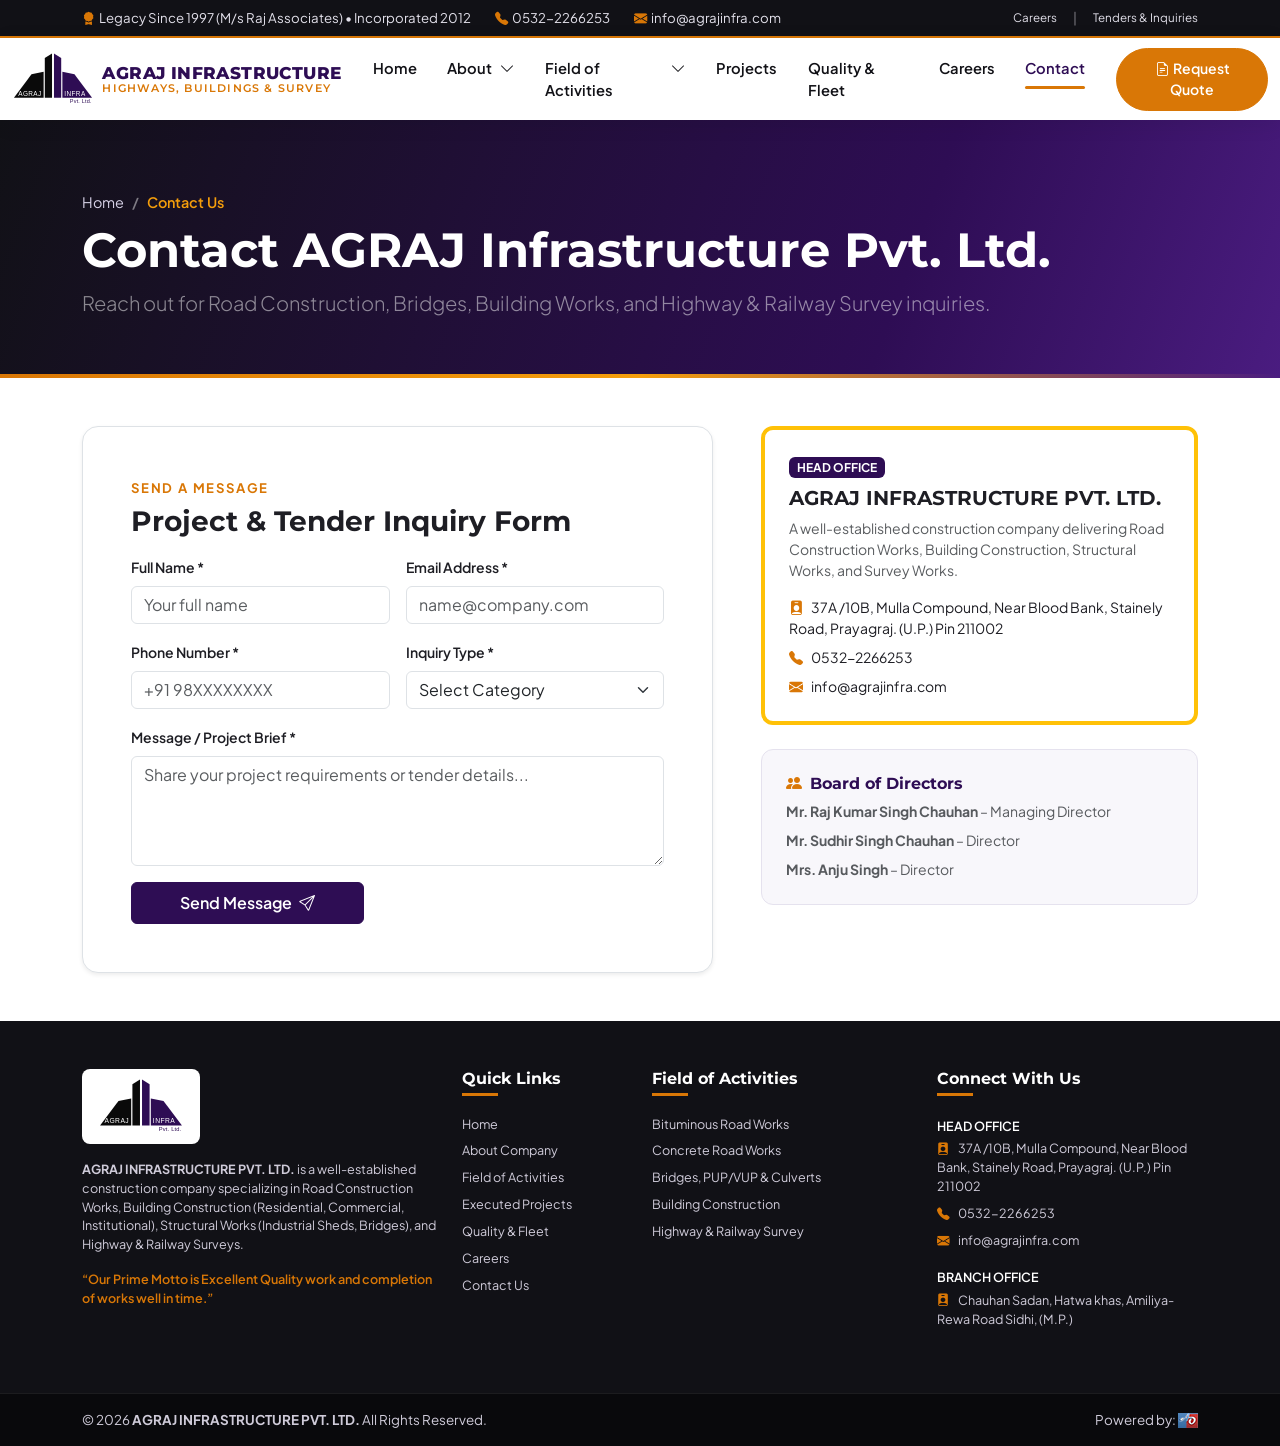
<file: contact.html>
<!DOCTYPE html>
<html lang="en">
<head>
  <meta charset="UTF-8">
  <meta name="viewport" content="width=device-width, initial-scale=1.0">
  <title>Contact Us | AGRAJ INFRASTRUCTURE PVT. LTD.</title>
  <meta name="description" content="Contact AGRAJ Infrastructure Pvt. Ltd. for Road Construction, Bridges, Building Works, and Highway & Railway Survey inquiries.">
  <meta property="og:title" content="Contact Us | AGRAJ INFRASTRUCTURE PVT. LTD.">
  <meta property="og:description" content="Contact AGRAJ Infrastructure Pvt. Ltd. for Road Construction, Bridges, Building Works, and Highway & Railway Survey inquiries.">
  <meta property="og:type" content="website">
  <link rel="icon" type="image/svg+xml" href="assets/images/logo.svg">

  <!-- Google Fonts -->
  <link rel="preconnect" href="https://fonts.googleapis.com">
  <link rel="preconnect" href="https://fonts.gstatic.com" crossorigin>
  <link href="https://fonts.googleapis.com/css2?family=Montserrat:wght@600;700;800&family=Plus+Jakarta+Sans:wght@400;500;600;700&display=swap" rel="stylesheet">

  <!-- Bootstrap 5.3 CSS & Bootstrap Icons -->
  <link href="https://cdn.jsdelivr.net/npm/bootstrap@5.3.3/dist/css/bootstrap.min.css" rel="stylesheet">
  <link href="https://cdn.jsdelivr.net/npm/bootstrap-icons@1.11.3/font/bootstrap-icons.min.css" rel="stylesheet">

  <!-- Custom Stylesheet -->
  <link href="assets/css/style.css" rel="stylesheet">
</head>
<body>


  <!-- Top Utility Bar -->
  <div class="top-utility-bar py-2 d-none d-md-block">
    <div class="container d-flex justify-content-between align-items-center flex-wrap gap-2">
      <div class="d-flex align-items-center gap-4">
        <span><i class="bi bi-award-fill text-brand-amber me-1"></i>Legacy Since 1997 (M/s Raj Associates) &bull; Incorporated 2012</span>
        <a href="tel:05322266253"><i class="bi bi-telephone-fill text-brand-amber me-1"></i>0532-2266253</a>
        <a href="mailto:info@agrajinfra.com"><i class="bi bi-envelope-fill text-brand-amber me-1"></i>info@agrajinfra.com</a>
      </div>
      <div class="d-flex align-items-center gap-3">
        <a href="careers.html" class="small">Careers</a>
        <span class="opacity-50">|</span>
        <a href="contact.html" class="small">Tenders &amp; Inquiries</a>
      </div>
    </div>
  </div>

  <header class="sticky-top">
    <nav class="navbar navbar-expand-lg main-navbar">
  <div class="container-fluid">
     <a class="navbar-brand d-flex align-items-center gap-2" href="index.html">
          <img src="assets/images/logo.svg" alt="AGRAJ Infrastructure Pvt. Ltd." class="brand-logo-img">
          <div class="brand-text-wrap d-none d-sm-block">
            <span class="brand-title">AGRAJ INFRASTRUCTURE</span>
            <span class="brand-subtitle">Highways, Buildings &amp; Survey</span>
          </div>
        </a>
    <button class="navbar-toggler border-0" type="button" data-bs-toggle="offcanvas" data-bs-target="#offcanvasNavbar" aria-controls="offcanvasNavbar" aria-label="Toggle navigation">
      <span class="navbar-toggler-icon"></span>
    </button>
    <div class="offcanvas offcanvas-end" tabindex="-1" id="offcanvasNavbar" aria-labelledby="offcanvasNavbarLabel">
      <div class="offcanvas-header">
        <div class="d-flex align-items-center gap-2" id="mobileNavDrawerLabel">
        <div class="bg-white rounded px-2 py-1">
          <img src="assets/images/logo.svg" alt="AGRAJ Infra" height="36">
        </div>
        <span class="fw-bold small">AGRAJ INFRA PVT. LTD.</span>
      </div>
        <button type="button" class="btn-close" data-bs-dismiss="offcanvas" aria-label="Close"></button>
      </div>
      <div class="offcanvas-body">
        <ul class="navbar-nav justify-content-end flex-grow-1 pe-3">
          <li class="nav-item"><a class="nav-link " href="index.html">Home</a></li>
            <li class="nav-item dropdown">
              <a class="nav-link  d-flex justify-content-between" href="#" role="button" data-bs-toggle="dropdown" aria-expanded="false">
                <span class="me-2">About</span>
                 <i class="bi bi-chevron-down"></i>
              </a>
              <ul class="dropdown-menu dropdown-menu-services">
               
                <li><a class="dropdown-item" href="about.html">About Us</a></li>
                <li><a class="dropdown-item" href="team.html">Our Team</a></li>
                
              </ul>
            </li>
            <li class="nav-item dropdown">
              <a class="nav-link  d-flex justify-content-between" href="services.html" role="button" data-bs-toggle="dropdown" aria-expanded="false">
                <span class="me-2">Field of Activities</span>
                 <i class="bi bi-chevron-down"></i>
              </a>
              <ul class="dropdown-menu dropdown-menu-services">
                <li><a class="dropdown-item fw-bold text-brand-purple" href="services.html"><i class="bi bi-grid-fill me-2 text-brand-amber"></i>All Activities Overview</a></li>
                <li><hr class="dropdown-divider"></li>
                <li><a class="dropdown-item" href="service-detail.html?service=bituminous">Bituminous Road Works (GSB/WMM/DBM/BC)</a></li>
                <li><a class="dropdown-item" href="service-detail.html?service=concrete">Concrete Road Works (GSB/DLC/PQC)</a></li>
                <li><a class="dropdown-item" href="service-detail.html?service=structures">Bridges, PUP/VUP &amp; Cross Drainage</a></li>
                <li><a class="dropdown-item" href="service-detail.html?service=buildings">Building Works (Commercial / Residential)</a></li>
                <li><a class="dropdown-item" href="service-detail.html?service=survey">Highway &amp; Railway Survey Works</a></li>
              </ul>
            </li>
            <li class="nav-item"><a class="nav-link " href="projects.html">Projects</a></li>
            <li class="nav-item"><a class="nav-link " href="quality-safety.html">Quality &amp; Fleet</a></li>
            <li class="nav-item"><a class="nav-link " href="careers.html">Careers</a></li>
            <li class="nav-item"><a class="nav-link active" href="contact.html">Contact</a></li>

        </ul>
        <div class="d-flex">
         <button class="btn btn-brand-amber btn-sm px-3 py-2 rounded-pill" data-bs-toggle="modal" data-bs-target="#quoteModal" data-open-quote>
                <i class="bi bi-file-earmark-text me-1"></i>Request Quote
              </button>
        </div>
      </div>
    </div>
  </div>
</nav>
  </header>

  <!-- Main Content -->
  <main>

    <section class="page-hero">
      <div class="container">
        <nav aria-label="breadcrumb">
          <ol class="breadcrumb mb-2">
            <li class="breadcrumb-item"><a href="index.html">Home</a></li>
            <li class="breadcrumb-item active" aria-current="page">Contact Us</li>
          </ol>
        </nav>
        <h1 class="display-5 fw-bold mb-2">Contact AGRAJ Infrastructure Pvt. Ltd.</h1>
        <p class="lead text-white-50 mb-0">Reach out for Road Construction, Bridges, Building Works, and Highway &amp; Railway Survey inquiries.</p>
      </div>
    </section>

    <section class="py-5">
      <div class="container">
        <div class="row g-5">
          <div class="col-lg-7">
            <div class="p-4 p-lg-5 rounded-4 border shadow-sm bg-white">
              <span class="section-eyebrow">Send a Message</span>
              <h3 class="fw-bold mb-3">Project &amp; Tender Inquiry Form</h3>
              <form class="needs-validation" novalidate data-success-message="Thank you! Your message has been sent to AGRAJ Infrastructure Pvt. Ltd.">
                <div class="row g-3">
                  <div class="col-md-6">
                    <label class="form-label small fw-semibold">Full Name *</label>
                    <input type="text" class="form-control" placeholder="Your full name" required>
                    <div class="invalid-feedback">Please enter your name.</div>
                  </div>
                  <div class="col-md-6">
                    <label class="form-label small fw-semibold">Email Address *</label>
                    <input type="email" class="form-control" placeholder="name@company.com" required>
                    <div class="invalid-feedback">Please enter a valid email.</div>
                  </div>
                  <div class="col-md-6">
                    <label class="form-label small fw-semibold">Phone Number *</label>
                    <input type="tel" class="form-control" placeholder="+91 98XXXXXXXX" required>
                    <div class="invalid-feedback">Please enter your phone number.</div>
                  </div>
                  <div class="col-md-6">
                    <label class="form-label small fw-semibold">Inquiry Type *</label>
                    <select class="form-select" required>
                      <option value="">Select Category</option>
                      <option>Highways &amp; Structures (Roads / Bridges / PUP / VUP)</option>
                      <option>Building Works (Commercial / Residential / Institutional)</option>
                      <option>Highway &amp; Railway Survey Works</option>
                      <option>General / Vendor Inquiry</option>
                    </select>
                  </div>
                  <div class="col-12">
                    <label class="form-label small fw-semibold">Message / Project Brief *</label>
                    <textarea class="form-control" rows="4" placeholder="Share your project requirements or tender details..." required></textarea>
                    <div class="invalid-feedback">Please enter your message.</div>
                  </div>
                  <div class="col-12">
                    <button type="submit" class="btn btn-brand-primary px-5 py-2">Send Message <i class="bi bi-send ms-1"></i></button>
                  </div>
                </div>
              </form>
            </div>
          </div>

          <div class="col-lg-5">
            <div class="office-card p-4 mb-4 border-start border-4 border-warning">
              <span class="badge bg-brand-purple mb-2">HEAD OFFICE</span>
              <h5 class="fw-bold">AGRAJ INFRASTRUCTURE PVT. LTD.</h5>
              <p class="small text-muted mb-3">A well-established construction company delivering Road Construction Works, Building Construction, Structural Works, and Survey Works.</p>
              <p class="small mb-2"><i class="bi bi-person-badge-fill text-brand-amber me-2"></i>37A /10B, Mulla Compound, Near Blood Bank, Stainely Road, Prayagraj. (U.P.) Pin 211002</p>
              <p class="small mb-2"><i class="bi bi-telephone-fill text-brand-amber me-2"></i><a href="tel:05322266253" class="text-reset text-decoration-none">0532-2266253</a></p>
              <p class="small mb-0"><i class="bi bi-envelope-fill text-brand-amber me-2"></i><a href="mailto:info@agrajinfra.com" class="text-reset text-decoration-none">info@agrajinfra.com</a></p>
            </div>

            <div class="office-card p-4 bg-brand-lavender">
              <h6 class="fw-bold text-brand-purple mb-2"><i class="bi bi-people-fill text-brand-amber me-2"></i>Board of Directors</h6>
              <ul class="list-unstyled small text-muted mb-0 d-grid gap-2">
                <li><strong>Mr. Raj Kumar Singh Chauhan</strong> – Managing Director</li>
                <li><strong>Mr. Sudhir Singh Chauhan</strong> – Director</li>
                <li><strong>Mrs. Anju Singh</strong> – Director</li>
              </ul>
            </div>
          </div>
        </div>
      </div>
    </section>

  </main>

  <!-- Global Footer -->
  <footer class="site-footer pt-5">
    <div class="container pb-5">
      <div class="row g-4">
        <div class="col-lg-4">
          <div class="footer-logo-box mb-3">
            <img src="assets/images/logo.svg" alt="AGRAJ Infrastructure Pvt. Ltd." height="54">
          </div>
          <p class="small mb-3">
            <strong>AGRAJ INFRASTRUCTURE PVT. LTD.</strong> is a well-established construction company specializing in Road Construction Works, Building Construction (Residential, Commercial, Institutional), Structural Works (Industrial Sheds, Bridges), and Highway &amp; Railway Surveys.
          </p>
          <p class="small text-brand-amber fw-semibold mb-0">
            &ldquo;Our Prime Motto is Excellent Quality work and completion of works well in time.&rdquo;
          </p>
        </div>

        <div class="col-6 col-lg-2">
          <h5>Quick Links</h5>
          <ul class="list-unstyled d-grid gap-2 small">
            <li><a href="index.html">Home</a></li>
            <li><a href="about.html">About Company</a></li>
            <li><a href="services.html">Field of Activities</a></li>
            <li><a href="projects.html">Executed Projects</a></li>
            <li><a href="quality-safety.html">Quality &amp; Fleet</a></li>
            <li><a href="careers.html">Careers</a></li>
            <li><a href="contact.html">Contact Us</a></li>
          </ul>
        </div>

        <div class="col-6 col-lg-3">
          <h5>Field of Activities</h5>
          <ul class="list-unstyled d-grid gap-2 small">
            <li><a href="service-detail.html?service=bituminous">Bituminous Road Works</a></li>
            <li><a href="service-detail.html?service=concrete">Concrete Road Works</a></li>
            <li><a href="service-detail.html?service=structures">Bridges, PUP/VUP &amp; Culverts</a></li>
            <li><a href="service-detail.html?service=buildings">Building Construction</a></li>
            <li><a href="service-detail.html?service=survey">Highway &amp; Railway Survey</a></li>
          </ul>
        </div>

        <div class="col-lg-3">
          <h5>Connect With Us</h5>
          <label class="small text-white fw-semibold mb-1">HEAD OFFICE</label>
          <ul class="list-unstyled d-grid gap-2 small mb-3">
            <li><i class="bi bi-person-badge-fill text-brand-amber me-2"></i>37A /10B, Mulla Compound, Near Blood Bank, Stainely Road, Prayagraj. (U.P.) Pin 211002 </li>
            <li><i class="bi bi-telephone-fill text-brand-amber me-2"></i><a href="tel:05322266253 ">0532-2266253 </a></li>
            <li><i class="bi bi-envelope-fill text-brand-amber me-2"></i><a href="mailto:info@agrajinfra.com">info@agrajinfra.com</a></li>
          </ul>
           <label class="small text-white fw-semibold mb-1">BRANCH OFFICE </label>
           <ul class="list-unstyled d-grid gap-2 small mb-3">
            <li><i class="bi bi-person-badge-fill text-brand-amber me-2"></i>Chauhan Sadan, Hatwa khas, Amiliya-Rewa Road Sidhi, (M.P.)  </li>
          </ul>
        </div>
      </div>
    </div>

    <div class="footer-bottom py-3">
      <div class="container d-flex flex-column flex-md-row justify-content-between align-items-center gap-2">
        <div>&copy; 2026 <strong>AGRAJ INFRASTRUCTURE PVT. LTD.</strong> All Rights Reserved.</div>
        <div class="d-flex gap-3">
          <a href="https://www.aosoftwaresolution.com/" target="_blank" rel="noopener noreferrer">
            Powered by: <img src="assets/images/aoss.png" alt="">
          </a>
        </div>
      </div>
    </div>
  </footer>

  <!-- Global Request Quote Modal -->
  <div class="modal fade" id="quoteModal" tabindex="-1" aria-labelledby="quoteModalLabel" aria-hidden="true">
    <div class="modal-dialog modal-dialog-centered modal-lg">
      <div class="modal-content border-0 shadow-lg">
        <div class="modal-header bg-brand-purple text-white">
          <h5 class="modal-title fw-bold" id="quoteModalLabel">
            <i class="bi bi-file-earmark-spreadsheet text-brand-amber me-2"></i>Request Project Proposal / Inquiry
          </h5>
          <button type="button" class="btn-close btn-close-white" data-bs-dismiss="modal" aria-label="Close"></button>
        </div>
        <form class="needs-validation" novalidate data-success-message="Quote request received! AGRAJ Infrastructure Pvt. Ltd. will respond promptly.">
          <div class="modal-body p-4">
            <div class="row g-3">
              <div class="col-md-6">
                <label class="form-label fw-semibold small">Full Name *</label>
                <input type="text" class="form-control" placeholder="Your full name" required>
                <div class="invalid-feedback">Please enter your name.</div>
              </div>
              <div class="col-md-6">
                <label class="form-label fw-semibold small">Organization / Client *</label>
                <input type="text" class="form-control" placeholder="Company or Department" required>
                <div class="invalid-feedback">Please enter your organization.</div>
              </div>
              <div class="col-md-6">
                <label class="form-label fw-semibold small">Work Email *</label>
                <input type="email" class="form-control" placeholder="name@company.com" required>
                <div class="invalid-feedback">Please enter a valid email.</div>
              </div>
              <div class="col-md-6">
                <label class="form-label fw-semibold small">Phone Number *</label>
                <input type="tel" class="form-control" placeholder="+91 98XXXXXXXX" required>
                <div class="invalid-feedback">Please enter a contact number.</div>
              </div>
              <div class="col-md-6">
                <label class="form-label fw-semibold small">Activity Division *</label>
                <select class="form-select" id="quoteServiceSelect" required>
                  <option value="">Select Field of Activity</option>
                  <option value="Bituminous Road Works">Bituminous Road Works (GSB/WMM/DBM/BC)</option>
                  <option value="Concrete Road Works">Concrete Road Works (GSB/DLC/PQC)</option>
                  <option value="Bridges & Structural Works">Bridges, PUP/VUP &amp; Structural Works</option>
                  <option value="Building Construction">Building Works (Commercial/Residential/Institutional)</option>
                  <option value="Highways & Railways Survey">Highway &amp; Railway Survey Works</option>
                </select>
                <div class="invalid-feedback">Please select a division.</div>
              </div>
              <div class="col-md-6">
                <label class="form-label fw-semibold small">Project Location</label>
                <input type="text" class="form-control" placeholder="City / Highway Corridor">
              </div>
              <div class="col-12">
                <label class="form-label fw-semibold small">Project Scope / Brief *</label>
                <textarea class="form-control" rows="3" placeholder="Share scope of work, chainage, or timeline..." required></textarea>
                <div class="invalid-feedback">Please provide a brief project scope.</div>
              </div>
            </div>
          </div>
          <div class="modal-footer bg-light">
            <button type="button" class="btn btn-outline-secondary" data-bs-dismiss="modal">Cancel</button>
            <button type="submit" class="btn btn-brand-primary px-4">Submit Inquiry</button>
          </div>
        </form>
      </div>
    </div>
  </div>

  <!-- Toast Notification -->
  <div class="toast-container position-fixed bottom-0 start-0 p-3" style="z-index: 1080;">
    <div id="agrajToast" class="toast align-items-center text-bg-dark border-0 shadow-lg" role="alert" aria-live="assertive" aria-atomic="true">
      <div class="d-flex">
        <div class="toast-body d-flex align-items-center gap-2">
          <i class="bi bi-check-circle-fill text-brand-amber fs-5"></i>
          <span id="agrajToastBody">Action completed successfully.</span>
        </div>
        <button type="button" class="btn-close btn-close-white me-2 m-auto" data-bs-dismiss="toast" aria-label="Close"></button>
      </div>
    </div>
  </div>

  <!-- Back to Top -->
  <button id="backToTop" aria-label="Back to top"><i class="bi bi-arrow-up fs-5"></i></button>

  <!-- Bootstrap 5.3 JS Bundle & Main Script -->
  <script src="https://cdn.jsdelivr.net/npm/bootstrap@5.3.3/dist/js/bootstrap.bundle.min.js"></script>
  <script src="assets/js/main.js"></script>
</body>
</html>
</file>
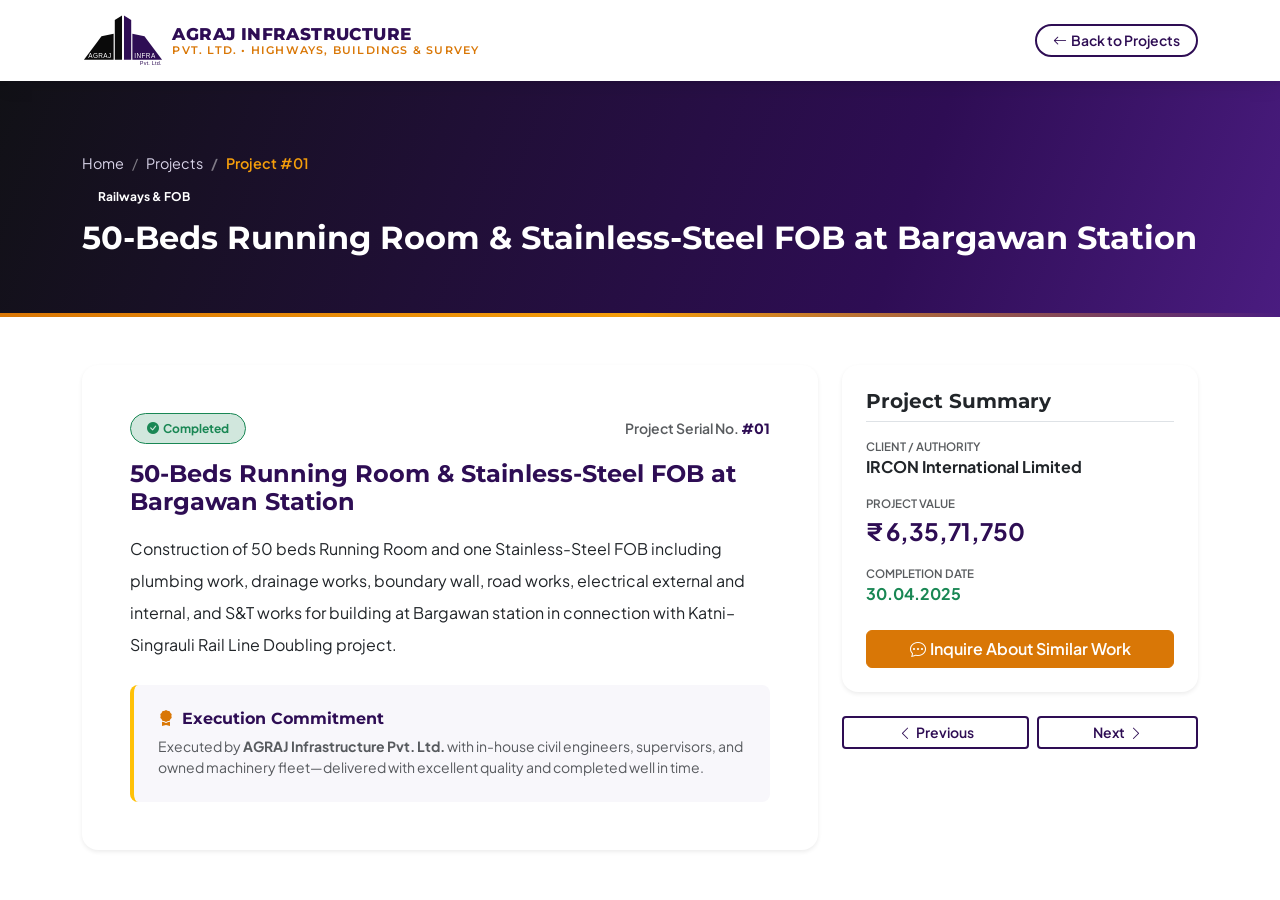
<file: project-detail.html>
<!DOCTYPE html>
<html lang="en">
<head>
  <meta charset="UTF-8">
  <meta name="viewport" content="width=device-width, initial-scale=1.0">
  <title>Project Details | AGRAJ INFRASTRUCTURE PVT. LTD.</title>
  <link rel="icon" type="image/svg+xml" href="assets/images/logo.svg">
  <link href="https://fonts.googleapis.com/css2?family=Montserrat:wght@600;700;800&family=Plus+Jakarta+Sans:wght@400;500;600;700&display=swap" rel="stylesheet">
  <link href="https://cdn.jsdelivr.net/npm/bootstrap@5.3.3/dist/css/bootstrap.min.css" rel="stylesheet">
  <link href="https://cdn.jsdelivr.net/npm/bootstrap-icons@1.11.3/font/bootstrap-icons.min.css" rel="stylesheet">
  <link href="assets/css/style.css" rel="stylesheet">
</head>
<body>

  <!-- Simple Top Bar & Back Navigation -->
  <header class="sticky-top bg-white shadow-sm">
    <nav class="navbar main-navbar">
      <div class="container">
        <a class="navbar-brand d-flex align-items-center gap-2" href="index.html">
          <img src="assets/images/logo.svg" alt="AGRAJ Infrastructure Pvt. Ltd." class="brand-logo-img">
          <div class="brand-text-wrap d-none d-sm-block">
            <span class="brand-title">AGRAJ INFRASTRUCTURE</span>
            <span class="brand-subtitle">Pvt. Ltd. • Highways, Buildings & Survey</span>
          </div>
        </a>
        <a href="projects.html" class="btn btn-outline-brand btn-sm rounded-pill px-3">
          <i class="bi bi-arrow-left me-1"></i>Back to Projects
        </a>
      </div>
    </nav>
  </header>

  <main>
    <!-- Hero Banner -->
    <section class="page-hero">
      <div class="container">
        <nav aria-label="breadcrumb">
          <ol class="breadcrumb mb-2">
            <li class="breadcrumb-item"><a href="index.html">Home</a></li>
            <li class="breadcrumb-item"><a href="projects.html">Projects</a></li>
            <li class="breadcrumb-item active" aria-current="page" id="pdBreadcrumb">Project Details</li>
          </ol>
        </nav>
        <span class="badge bg-brand-amber text-white mb-2 px-3 py-2" id="pdCategory">Category</span>
        <h1 class="h2 fw-bold mb-0" id="pdShortTitle">Loading Project...</h1>
      </div>
    </section>

    <!-- Full Project Details -->
    <section class="py-5" id="projectDetailRoot">
      <div class="container">
        <div class="row g-4">
          <!-- Left: Full Scope -->
          <div class="col-lg-8">
            <div class="card border-0 shadow-sm rounded-4 p-4 p-lg-5 h-100">
              <div class="d-flex justify-content-between align-items-center flex-wrap gap-2 mb-3">
                <span class="badge bg-success-subtle text-success border border-success rounded-pill px-3 py-2">
                  <i class="bi bi-check-circle-fill me-1"></i><span id="pdStatus">Completed</span>
                </span>
                <span class="text-muted small fw-semibold">Project Serial No. <strong class="text-brand-purple" id="pdSn">#01</strong></span>
              </div>

              <h4 class="fw-bold text-brand-purple mb-3" id="pdShortTitle2"></h4>
              <p class="text-dark lh-lg mb-4" id="pdFullName"></p>

              <div class="p-4 rounded-3 bg-brand-lavender border-start border-4 border-warning">
                <h6 class="fw-bold text-brand-purple mb-2"><i class="bi bi-award-fill text-brand-amber me-2"></i>Execution Commitment</h6>
                <p class="small text-muted mb-0">
                  Executed by <strong>AGRAJ Infrastructure Pvt. Ltd.</strong> with in-house civil engineers, supervisors, and owned machinery fleet—delivered with excellent quality and completed well in time.
                </p>
              </div>
            </div>
          </div>

          <!-- Right: Key Facts Sidebar -->
          <div class="col-lg-4">
            <div class="card border-0 shadow-sm rounded-4 p-4 mb-4">
              <h5 class="fw-bold mb-3 pb-2 border-bottom">Project Summary</h5>
              <div class="mb-3">
                <small class="text-muted text-uppercase fw-semibold d-block" style="font-size:0.72rem;">Client / Authority</small>
                <div class="fw-bold text-dark" id="pdClient">-</div>
              </div>
              <div class="mb-3">
                <small class="text-muted text-uppercase fw-semibold d-block" style="font-size:0.72rem;">Project Value</small>
                <div class="fs-4 fw-bold text-brand-purple" id="pdAmount">-</div>
              </div>
              <div class="mb-4">
                <small class="text-muted text-uppercase fw-semibold d-block" style="font-size:0.72rem;">Completion Date</small>
                <div class="fw-bold text-success" id="pdDate">-</div>
              </div>
              <a href="contact.html" class="btn btn-brand-amber w-100 fw-semibold">
                <i class="bi bi-chat-dots me-1"></i>Inquire About Similar Work
              </a>
            </div>

            <!-- Prev / Next Project Navigation -->
            <div class="d-flex justify-content-between gap-2">
              <a href="#" id="pdPrevBtn" class="btn btn-outline-brand btn-sm flex-fill"><i class="bi bi-chevron-left me-1"></i>Previous</a>
              <a href="#" id="pdNextBtn" class="btn btn-outline-brand btn-sm flex-fill">Next<i class="bi bi-chevron-right ms-1"></i></a>
            </div>
          </div>
        </div>
      </div>
    </section>
  </main>

  <script src="https://cdn.jsdelivr.net/npm/bootstrap@5.3.3/dist/js/bootstrap.bundle.min.js"></script>
  <script src="assets/js/projects-data.js"></script>
</body>
</html>
</file>
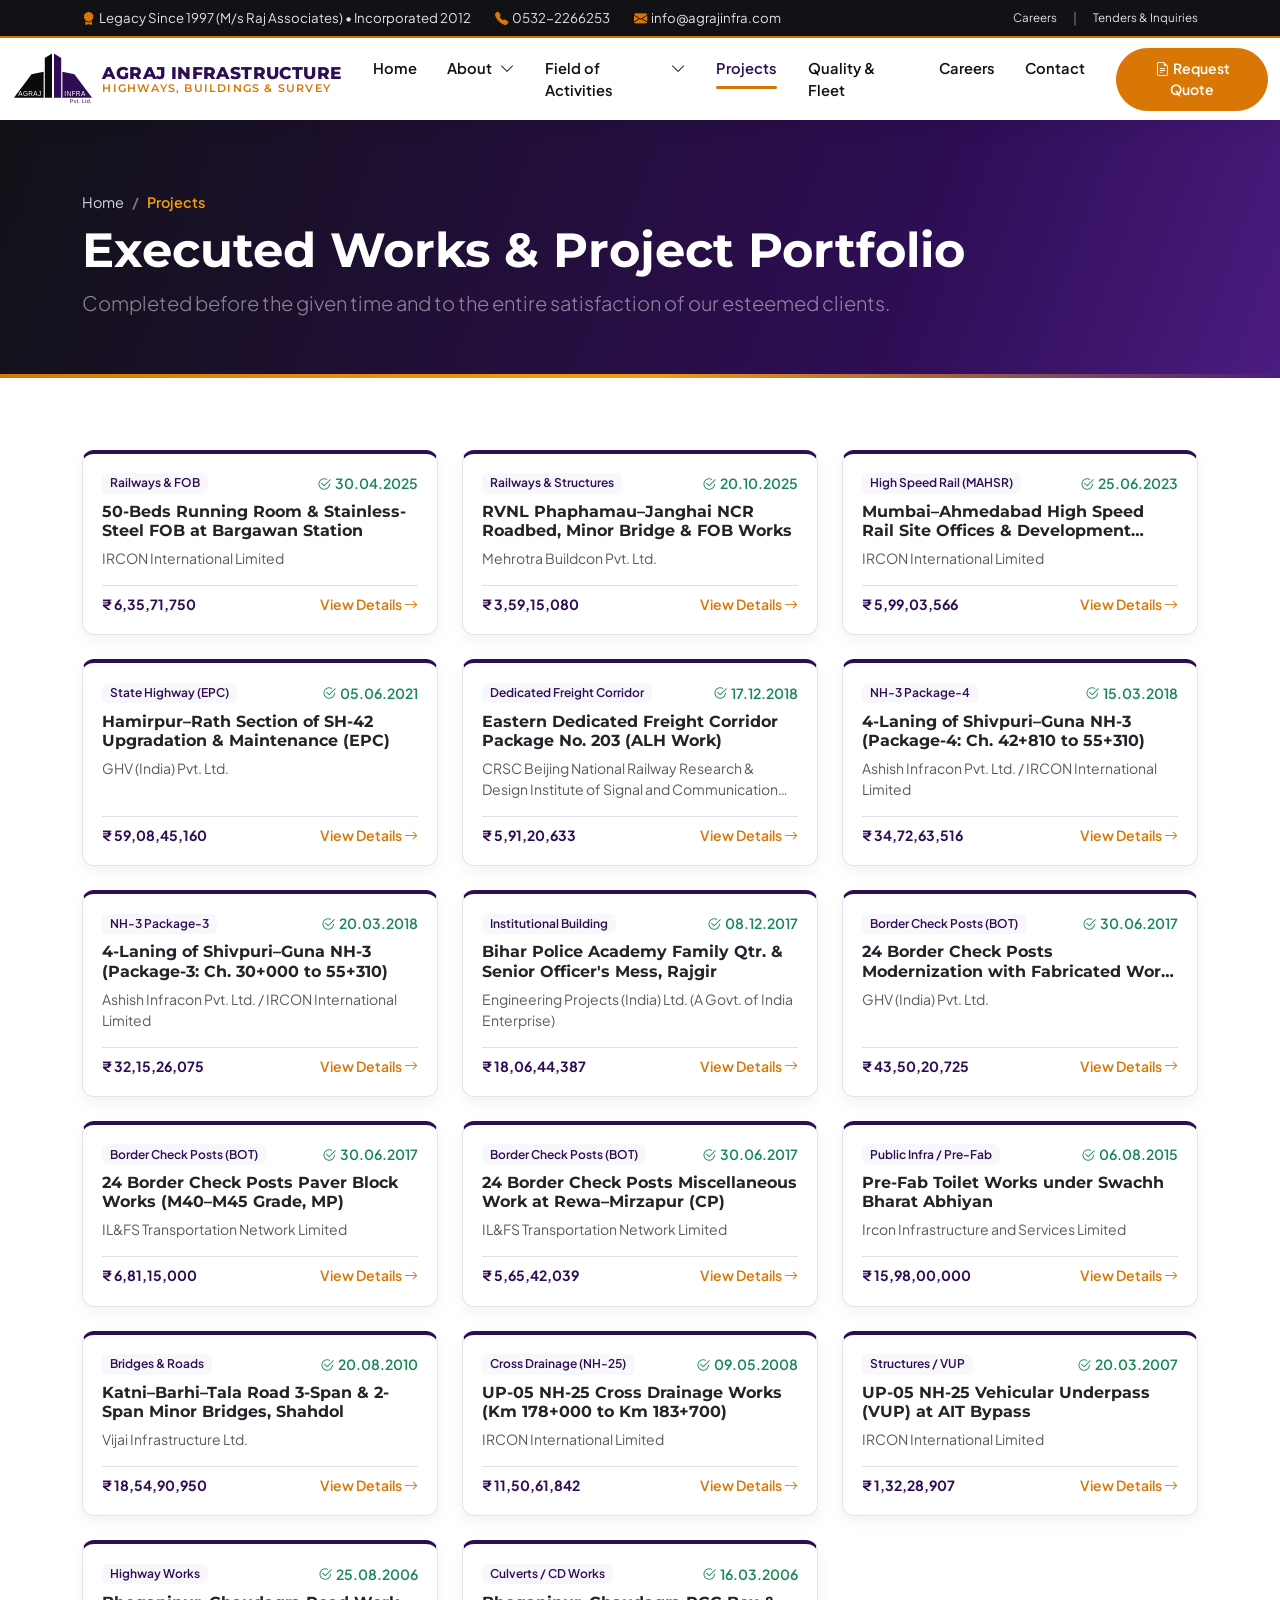
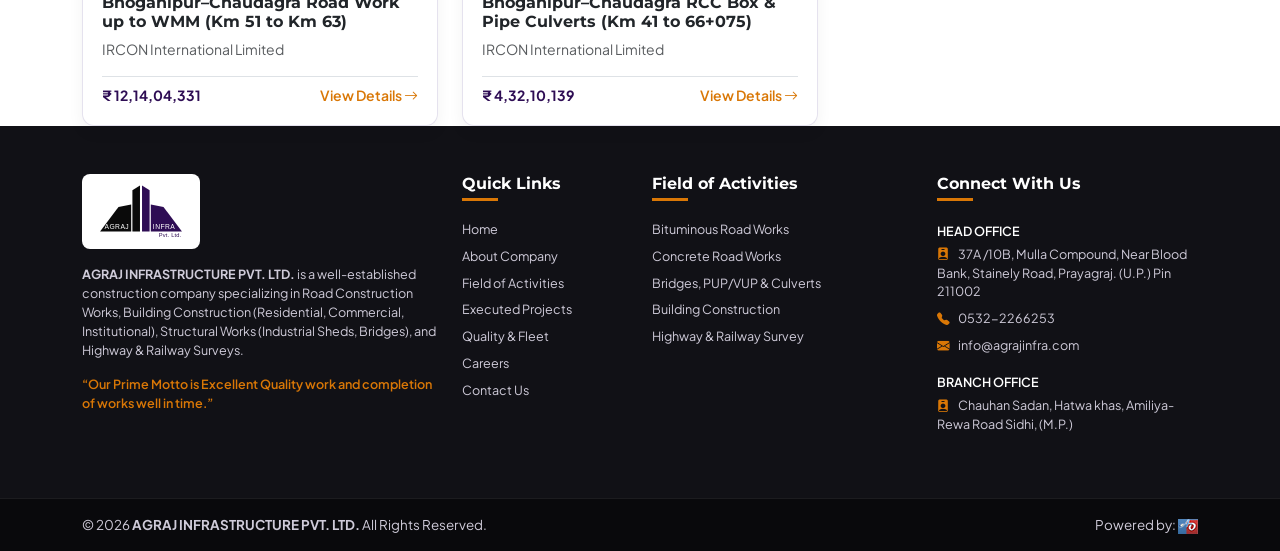
<file: projects.html>
<!DOCTYPE html>
<html lang="en">
<head>
  <meta charset="UTF-8">
  <meta name="viewport" content="width=device-width, initial-scale=1.0">
  <title>Projects | AGRAJ INFRASTRUCTURE PVT. LTD.</title>
  <meta name="description" content="Executed highway packages (Package-3 & Package-4), Katni–Barhi road minor bridges, building construction, and survey projects by AGRAJ Infrastructure Pvt. Ltd.">
  <meta property="og:title" content="Projects | AGRAJ INFRASTRUCTURE PVT. LTD.">
  <meta property="og:description" content="Executed highway packages (Package-3 & Package-4), Katni–Barhi road minor bridges, building construction, and survey projects by AGRAJ Infrastructure Pvt. Ltd.">
  <meta property="og:type" content="website">
  <link rel="icon" type="image/svg+xml" href="assets/images/logo.svg">

  <!-- Google Fonts -->
  <link rel="preconnect" href="https://fonts.googleapis.com">
  <link rel="preconnect" href="https://fonts.gstatic.com" crossorigin>
  <link href="https://fonts.googleapis.com/css2?family=Montserrat:wght@600;700;800&family=Plus+Jakarta+Sans:wght@400;500;600;700&display=swap" rel="stylesheet">

  <!-- Bootstrap 5.3 CSS & Bootstrap Icons -->
  <link href="https://cdn.jsdelivr.net/npm/bootstrap@5.3.3/dist/css/bootstrap.min.css" rel="stylesheet">
  <link href="https://cdn.jsdelivr.net/npm/bootstrap-icons@1.11.3/font/bootstrap-icons.min.css" rel="stylesheet">

  <!-- Custom Stylesheet -->
  <link href="assets/css/style.css" rel="stylesheet">
</head>
<body>


  <!-- Top Utility Bar -->
  <div class="top-utility-bar py-2 d-none d-md-block">
    <div class="container d-flex justify-content-between align-items-center flex-wrap gap-2">
      <div class="d-flex align-items-center gap-4">
        <span><i class="bi bi-award-fill text-brand-amber me-1"></i>Legacy Since 1997 (M/s Raj Associates) &bull; Incorporated 2012</span>
        <a href="tel:05322266253"><i class="bi bi-telephone-fill text-brand-amber me-1"></i>0532-2266253</a>
        <a href="mailto:info@agrajinfra.com"><i class="bi bi-envelope-fill text-brand-amber me-1"></i>info@agrajinfra.com</a>
      </div>
      <div class="d-flex align-items-center gap-3">
        <a href="careers.html" class="small">Careers</a>
        <span class="opacity-50">|</span>
        <a href="contact.html" class="small">Tenders &amp; Inquiries</a>
      </div>
    </div>
  </div>

  <header class="sticky-top">
    <nav class="navbar navbar-expand-lg main-navbar">
  <div class="container-fluid">
     <a class="navbar-brand d-flex align-items-center gap-2" href="index.html">
          <img src="assets/images/logo.svg" alt="AGRAJ Infrastructure Pvt. Ltd." class="brand-logo-img">
          <div class="brand-text-wrap d-none d-sm-block">
            <span class="brand-title">AGRAJ INFRASTRUCTURE</span>
            <span class="brand-subtitle">Highways, Buildings &amp; Survey</span>
          </div>
        </a>
    <button class="navbar-toggler border-0" type="button" data-bs-toggle="offcanvas" data-bs-target="#offcanvasNavbar" aria-controls="offcanvasNavbar" aria-label="Toggle navigation">
      <span class="navbar-toggler-icon"></span>
    </button>
    <div class="offcanvas offcanvas-end" tabindex="-1" id="offcanvasNavbar" aria-labelledby="offcanvasNavbarLabel">
      <div class="offcanvas-header">
        <div class="d-flex align-items-center gap-2" id="mobileNavDrawerLabel">
        <div class="bg-white rounded px-2 py-1">
          <img src="assets/images/logo.svg" alt="AGRAJ Infra" height="36">
        </div>
        <span class="fw-bold small">AGRAJ INFRA PVT. LTD.</span>
      </div>
        <button type="button" class="btn-close" data-bs-dismiss="offcanvas" aria-label="Close"></button>
      </div>
      <div class="offcanvas-body">
        <ul class="navbar-nav justify-content-end flex-grow-1 pe-3">
          <li class="nav-item"><a class="nav-link " href="index.html">Home</a></li>
            <li class="nav-item dropdown">
              <a class="nav-link  d-flex justify-content-between" href="#" role="button" data-bs-toggle="dropdown" aria-expanded="false">
                <span class="me-2">About</span>
                 <i class="bi bi-chevron-down"></i>
              </a>
              <ul class="dropdown-menu dropdown-menu-services">
               
                <li><a class="dropdown-item" href="about.html">About Us</a></li>
                <li><a class="dropdown-item" href="team.html">Our Team</a></li>
                
              </ul>
            </li>
            <li class="nav-item dropdown">
              <a class="nav-link  d-flex justify-content-between" href="services.html" role="button" data-bs-toggle="dropdown" aria-expanded="false">
                <span class="me-2">Field of Activities</span>
                 <i class="bi bi-chevron-down"></i>
              </a>
              <ul class="dropdown-menu dropdown-menu-services">
                <li><a class="dropdown-item fw-bold text-brand-purple" href="services.html"><i class="bi bi-grid-fill me-2 text-brand-amber"></i>All Activities Overview</a></li>
                <li><hr class="dropdown-divider"></li>
                <li><a class="dropdown-item" href="service-detail.html?service=bituminous">Bituminous Road Works (GSB/WMM/DBM/BC)</a></li>
                <li><a class="dropdown-item" href="service-detail.html?service=concrete">Concrete Road Works (GSB/DLC/PQC)</a></li>
                <li><a class="dropdown-item" href="service-detail.html?service=structures">Bridges, PUP/VUP &amp; Cross Drainage</a></li>
                <li><a class="dropdown-item" href="service-detail.html?service=buildings">Building Works (Commercial / Residential)</a></li>
                <li><a class="dropdown-item" href="service-detail.html?service=survey">Highway &amp; Railway Survey Works</a></li>
              </ul>
            </li>
            <li class="nav-item"><a class="nav-link active" href="projects.html">Projects</a></li>
            <li class="nav-item"><a class="nav-link " href="quality-safety.html">Quality &amp; Fleet</a></li>
            <li class="nav-item"><a class="nav-link " href="careers.html">Careers</a></li>
            <li class="nav-item"><a class="nav-link " href="contact.html">Contact</a></li>

        </ul>
        <div class="d-flex">
         <button class="btn btn-brand-amber btn-sm px-3 py-2 rounded-pill" data-bs-toggle="modal" data-bs-target="#quoteModal" data-open-quote>
                <i class="bi bi-file-earmark-text me-1"></i>Request Quote
              </button>
        </div>
      </div>
    </div>
  </div>
</nav>
  </header>

  <!-- Main Content -->
  <main>

    <section class="page-hero">
      <div class="container">
        <nav aria-label="breadcrumb">
          <ol class="breadcrumb mb-2">
            <li class="breadcrumb-item"><a href="index.html">Home</a></li>
            <li class="breadcrumb-item active" aria-current="page">Projects</li>
          </ol>
        </nav>
        <h1 class="display-5 fw-bold mb-2">Executed Works &amp; Project Portfolio</h1>
        <p class="lead text-white-50 mb-0">Completed before the given time and to the entire satisfaction of our esteemed clients.</p>
      </div>
    </section>

    <div class="container">
     <div class="row g-4 mt-5" id="completedProjectsGrid"></div> 
    </div>
    
  </div>
</section>

  </main>

  <!-- Global Footer -->
  <footer class="site-footer pt-5">
    <div class="container pb-5">
      <div class="row g-4">
        <div class="col-lg-4">
          <div class="footer-logo-box mb-3">
            <img src="assets/images/logo.svg" alt="AGRAJ Infrastructure Pvt. Ltd." height="54">
          </div>
          <p class="small mb-3">
            <strong>AGRAJ INFRASTRUCTURE PVT. LTD.</strong> is a well-established construction company specializing in Road Construction Works, Building Construction (Residential, Commercial, Institutional), Structural Works (Industrial Sheds, Bridges), and Highway &amp; Railway Surveys.
          </p>
          <p class="small text-brand-amber fw-semibold mb-0">
            &ldquo;Our Prime Motto is Excellent Quality work and completion of works well in time.&rdquo;
          </p>
        </div>

        <div class="col-6 col-lg-2">
          <h5>Quick Links</h5>
          <ul class="list-unstyled d-grid gap-2 small">
            <li><a href="index.html">Home</a></li>
            <li><a href="about.html">About Company</a></li>
            <li><a href="services.html">Field of Activities</a></li>
            <li><a href="projects.html">Executed Projects</a></li>
            <li><a href="quality-safety.html">Quality &amp; Fleet</a></li>
            <li><a href="careers.html">Careers</a></li>
            <li><a href="contact.html">Contact Us</a></li>
          </ul>
        </div>

        <div class="col-6 col-lg-3">
          <h5>Field of Activities</h5>
          <ul class="list-unstyled d-grid gap-2 small">
            <li><a href="service-detail.html?service=bituminous">Bituminous Road Works</a></li>
            <li><a href="service-detail.html?service=concrete">Concrete Road Works</a></li>
            <li><a href="service-detail.html?service=structures">Bridges, PUP/VUP &amp; Culverts</a></li>
            <li><a href="service-detail.html?service=buildings">Building Construction</a></li>
            <li><a href="service-detail.html?service=survey">Highway &amp; Railway Survey</a></li>
          </ul>
        </div>

        <div class="col-lg-3">
          <h5>Connect With Us</h5>
          <label class="small text-white fw-semibold mb-1">HEAD OFFICE</label>
          <ul class="list-unstyled d-grid gap-2 small mb-3">
            <li><i class="bi bi-person-badge-fill text-brand-amber me-2"></i>37A /10B, Mulla Compound, Near Blood Bank, Stainely Road, Prayagraj. (U.P.) Pin 211002 </li>
            <li><i class="bi bi-telephone-fill text-brand-amber me-2"></i><a href="tel:05322266253 ">0532-2266253 </a></li>
            <li><i class="bi bi-envelope-fill text-brand-amber me-2"></i><a href="mailto:info@agrajinfra.com">info@agrajinfra.com</a></li>
          </ul>
           <label class="small text-white fw-semibold mb-1">BRANCH OFFICE </label>
           <ul class="list-unstyled d-grid gap-2 small mb-3">
            <li><i class="bi bi-person-badge-fill text-brand-amber me-2"></i>Chauhan Sadan, Hatwa khas, Amiliya-Rewa Road Sidhi, (M.P.)  </li>
          </ul>
        </div>
      </div>
    </div>

    <div class="footer-bottom py-3">
      <div class="container d-flex flex-column flex-md-row justify-content-between align-items-center gap-2">
        <div>&copy; 2026 <strong>AGRAJ INFRASTRUCTURE PVT. LTD.</strong> All Rights Reserved.</div>
        <div class="d-flex gap-3">
          <a href="https://www.aosoftwaresolution.com/" target="_blank" rel="noopener noreferrer">
            Powered by: <img src="assets/images/aoss.png" alt="">
          </a>
        </div>
      </div>
    </div>
  </footer>

  <!-- Global Request Quote Modal -->
  <div class="modal fade" id="quoteModal" tabindex="-1" aria-labelledby="quoteModalLabel" aria-hidden="true">
    <div class="modal-dialog modal-dialog-centered modal-lg">
      <div class="modal-content border-0 shadow-lg">
        <div class="modal-header bg-brand-purple text-white">
          <h5 class="modal-title fw-bold" id="quoteModalLabel">
            <i class="bi bi-file-earmark-spreadsheet text-brand-amber me-2"></i>Request Project Proposal / Inquiry
          </h5>
          <button type="button" class="btn-close btn-close-white" data-bs-dismiss="modal" aria-label="Close"></button>
        </div>
        <form class="needs-validation" novalidate data-success-message="Quote request received! AGRAJ Infrastructure Pvt. Ltd. will respond promptly.">
          <div class="modal-body p-4">
            <div class="row g-3">
              <div class="col-md-6">
                <label class="form-label fw-semibold small">Full Name *</label>
                <input type="text" class="form-control" placeholder="Your full name" required>
                <div class="invalid-feedback">Please enter your name.</div>
              </div>
              <div class="col-md-6">
                <label class="form-label fw-semibold small">Organization / Client *</label>
                <input type="text" class="form-control" placeholder="Company or Department" required>
                <div class="invalid-feedback">Please enter your organization.</div>
              </div>
              <div class="col-md-6">
                <label class="form-label fw-semibold small">Work Email *</label>
                <input type="email" class="form-control" placeholder="name@company.com" required>
                <div class="invalid-feedback">Please enter a valid email.</div>
              </div>
              <div class="col-md-6">
                <label class="form-label fw-semibold small">Phone Number *</label>
                <input type="tel" class="form-control" placeholder="+91 98XXXXXXXX" required>
                <div class="invalid-feedback">Please enter a contact number.</div>
              </div>
              <div class="col-md-6">
                <label class="form-label fw-semibold small">Activity Division *</label>
                <select class="form-select" id="quoteServiceSelect" required>
                  <option value="">Select Field of Activity</option>
                  <option value="Bituminous Road Works">Bituminous Road Works (GSB/WMM/DBM/BC)</option>
                  <option value="Concrete Road Works">Concrete Road Works (GSB/DLC/PQC)</option>
                  <option value="Bridges & Structural Works">Bridges, PUP/VUP &amp; Structural Works</option>
                  <option value="Building Construction">Building Works (Commercial/Residential/Institutional)</option>
                  <option value="Highways & Railways Survey">Highway &amp; Railway Survey Works</option>
                </select>
                <div class="invalid-feedback">Please select a division.</div>
              </div>
              <div class="col-md-6">
                <label class="form-label fw-semibold small">Project Location</label>
                <input type="text" class="form-control" placeholder="City / Highway Corridor">
              </div>
              <div class="col-12">
                <label class="form-label fw-semibold small">Project Scope / Brief *</label>
                <textarea class="form-control" rows="3" placeholder="Share scope of work, chainage, or timeline..." required></textarea>
                <div class="invalid-feedback">Please provide a brief project scope.</div>
              </div>
            </div>
          </div>
          <div class="modal-footer bg-light">
            <button type="button" class="btn btn-outline-secondary" data-bs-dismiss="modal">Cancel</button>
            <button type="submit" class="btn btn-brand-primary px-4">Submit Inquiry</button>
          </div>
        </form>
      </div>
    </div>
  </div>

  <!-- Toast Notification -->
  <div class="toast-container position-fixed bottom-0 start-0 p-3" style="z-index: 1080;">
    <div id="agrajToast" class="toast align-items-center text-bg-dark border-0 shadow-lg" role="alert" aria-live="assertive" aria-atomic="true">
      <div class="d-flex">
        <div class="toast-body d-flex align-items-center gap-2">
          <i class="bi bi-check-circle-fill text-brand-amber fs-5"></i>
          <span id="agrajToastBody">Action completed successfully.</span>
        </div>
        <button type="button" class="btn-close btn-close-white me-2 m-auto" data-bs-dismiss="toast" aria-label="Close"></button>
      </div>
    </div>
  </div>

  <!-- Back to Top -->
  <button id="backToTop" aria-label="Back to top"><i class="bi bi-arrow-up fs-5"></i></button>

  <!-- Bootstrap 5.3 JS Bundle & Main Script -->
  <script src="https://cdn.jsdelivr.net/npm/bootstrap@5.3.3/dist/js/bootstrap.bundle.min.js"></script>
  <script src="assets/js/main.js"></script>
  <script src="assets/js/projects-data.js"></script>
</body>
</html>
</file>
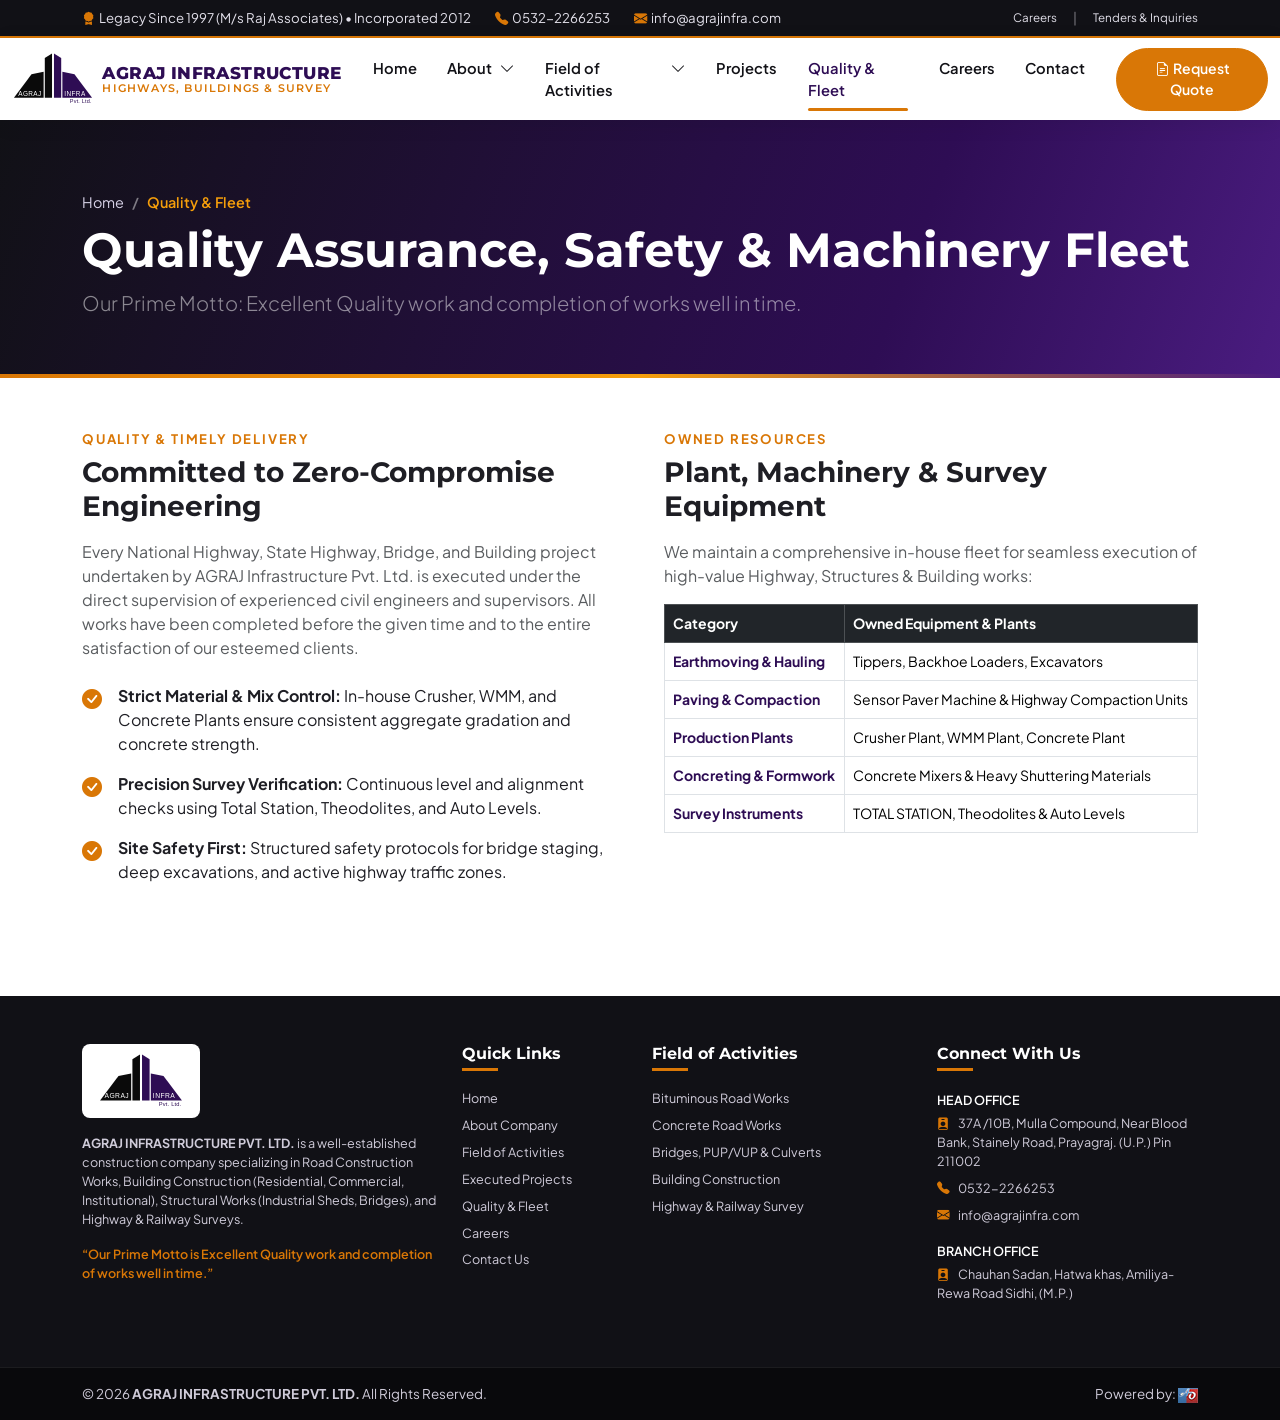
<file: quality-safety.html>
<!DOCTYPE html>
<html lang="en">
<head>
  <meta charset="UTF-8">
  <meta name="viewport" content="width=device-width, initial-scale=1.0">
  <title>Quality & Fleet | AGRAJ INFRASTRUCTURE PVT. LTD.</title>
  <meta name="description" content="Quality commitment, safety culture, and owned fleet of plants, pavers, excavators, and Total Station survey equipment at AGRAJ Infrastructure Pvt. Ltd.">
  <meta property="og:title" content="Quality & Fleet | AGRAJ INFRASTRUCTURE PVT. LTD.">
  <meta property="og:description" content="Quality commitment, safety culture, and owned fleet of plants, pavers, excavators, and Total Station survey equipment at AGRAJ Infrastructure Pvt. Ltd.">
  <meta property="og:type" content="website">
  <link rel="icon" type="image/svg+xml" href="assets/images/logo.svg">

  <!-- Google Fonts -->
  <link rel="preconnect" href="https://fonts.googleapis.com">
  <link rel="preconnect" href="https://fonts.gstatic.com" crossorigin>
  <link href="https://fonts.googleapis.com/css2?family=Montserrat:wght@600;700;800&family=Plus+Jakarta+Sans:wght@400;500;600;700&display=swap" rel="stylesheet">

  <!-- Bootstrap 5.3 CSS & Bootstrap Icons -->
  <link href="https://cdn.jsdelivr.net/npm/bootstrap@5.3.3/dist/css/bootstrap.min.css" rel="stylesheet">
  <link href="https://cdn.jsdelivr.net/npm/bootstrap-icons@1.11.3/font/bootstrap-icons.min.css" rel="stylesheet">

  <!-- Custom Stylesheet -->
  <link href="assets/css/style.css" rel="stylesheet">
</head>
<body>


  <!-- Top Utility Bar -->
  <div class="top-utility-bar py-2 d-none d-md-block">
    <div class="container d-flex justify-content-between align-items-center flex-wrap gap-2">
      <div class="d-flex align-items-center gap-4">
        <span><i class="bi bi-award-fill text-brand-amber me-1"></i>Legacy Since 1997 (M/s Raj Associates) &bull; Incorporated 2012</span>
        <a href="tel:05322266253"><i class="bi bi-telephone-fill text-brand-amber me-1"></i>0532-2266253</a>
        <a href="mailto:info@agrajinfra.com"><i class="bi bi-envelope-fill text-brand-amber me-1"></i>info@agrajinfra.com</a>
      </div>
      <div class="d-flex align-items-center gap-3">
        <a href="careers.html" class="small">Careers</a>
        <span class="opacity-50">|</span>
        <a href="contact.html" class="small">Tenders &amp; Inquiries</a>
      </div>
    </div>
  </div>

  <header class="sticky-top">
    <nav class="navbar navbar-expand-lg main-navbar">
  <div class="container-fluid">
     <a class="navbar-brand d-flex align-items-center gap-2" href="index.html">
          <img src="assets/images/logo.svg" alt="AGRAJ Infrastructure Pvt. Ltd." class="brand-logo-img">
          <div class="brand-text-wrap d-none d-sm-block">
            <span class="brand-title">AGRAJ INFRASTRUCTURE</span>
            <span class="brand-subtitle">Highways, Buildings &amp; Survey</span>
          </div>
        </a>
    <button class="navbar-toggler border-0" type="button" data-bs-toggle="offcanvas" data-bs-target="#offcanvasNavbar" aria-controls="offcanvasNavbar" aria-label="Toggle navigation">
      <span class="navbar-toggler-icon"></span>
    </button>
    <div class="offcanvas offcanvas-end" tabindex="-1" id="offcanvasNavbar" aria-labelledby="offcanvasNavbarLabel">
      <div class="offcanvas-header">
        <div class="d-flex align-items-center gap-2" id="mobileNavDrawerLabel">
        <div class="bg-white rounded px-2 py-1">
          <img src="assets/images/logo.svg" alt="AGRAJ Infra" height="36">
        </div>
        <span class="fw-bold small">AGRAJ INFRA PVT. LTD.</span>
      </div>
        <button type="button" class="btn-close" data-bs-dismiss="offcanvas" aria-label="Close"></button>
      </div>
      <div class="offcanvas-body">
        <ul class="navbar-nav justify-content-end flex-grow-1 pe-3">
          <li class="nav-item"><a class="nav-link " href="index.html">Home</a></li>
            <li class="nav-item dropdown">
              <a class="nav-link  d-flex justify-content-between" href="#" role="button" data-bs-toggle="dropdown" aria-expanded="false">
                <span class="me-2">About</span>
                 <i class="bi bi-chevron-down"></i>
              </a>
              <ul class="dropdown-menu dropdown-menu-services">
               
                <li><a class="dropdown-item" href="about.html">About Us</a></li>
                <li><a class="dropdown-item" href="team.html">Our Team</a></li>
                
              </ul>
            </li>
            <li class="nav-item dropdown">
              <a class="nav-link  d-flex justify-content-between" href="services.html" role="button" data-bs-toggle="dropdown" aria-expanded="false">
                <span class="me-2">Field of Activities</span>
                 <i class="bi bi-chevron-down"></i>
              </a>
              <ul class="dropdown-menu dropdown-menu-services">
                <li><a class="dropdown-item fw-bold text-brand-purple" href="services.html"><i class="bi bi-grid-fill me-2 text-brand-amber"></i>All Activities Overview</a></li>
                <li><hr class="dropdown-divider"></li>
                <li><a class="dropdown-item" href="service-detail.html?service=bituminous">Bituminous Road Works (GSB/WMM/DBM/BC)</a></li>
                <li><a class="dropdown-item" href="service-detail.html?service=concrete">Concrete Road Works (GSB/DLC/PQC)</a></li>
                <li><a class="dropdown-item" href="service-detail.html?service=structures">Bridges, PUP/VUP &amp; Cross Drainage</a></li>
                <li><a class="dropdown-item" href="service-detail.html?service=buildings">Building Works (Commercial / Residential)</a></li>
                <li><a class="dropdown-item" href="service-detail.html?service=survey">Highway &amp; Railway Survey Works</a></li>
              </ul>
            </li>
            <li class="nav-item"><a class="nav-link " href="projects.html">Projects</a></li>
            <li class="nav-item"><a class="nav-link active" href="quality-safety.html">Quality &amp; Fleet</a></li>
            <li class="nav-item"><a class="nav-link " href="careers.html">Careers</a></li>
            <li class="nav-item"><a class="nav-link " href="contact.html">Contact</a></li>

        </ul>
        <div class="d-flex">
         <button class="btn btn-brand-amber btn-sm px-3 py-2 rounded-pill" data-bs-toggle="modal" data-bs-target="#quoteModal" data-open-quote>
                <i class="bi bi-file-earmark-text me-1"></i>Request Quote
              </button>
        </div>
      </div>
    </div>
  </div>
</nav>
  </header>

  <!-- Main Content -->
  <main>

    <section class="page-hero">
      <div class="container">
        <nav aria-label="breadcrumb">
          <ol class="breadcrumb mb-2">
            <li class="breadcrumb-item"><a href="index.html">Home</a></li>
            <li class="breadcrumb-item active" aria-current="page">Quality &amp; Fleet</li>
          </ol>
        </nav>
        <h1 class="display-5 fw-bold mb-2">Quality Assurance, Safety &amp; Machinery Fleet</h1>
        <p class="lead text-white-50 mb-0">Our Prime Motto: Excellent Quality work and completion of works well in time.</p>
      </div>
    </section>

    <section class="py-5">
      <div class="container">
        <div class="row g-5 mb-5">
          <div class="col-lg-6">
            <span class="section-eyebrow">Quality &amp; Timely Delivery</span>
            <h3 class="fw-bold mb-3">Committed to Zero-Compromise Engineering</h3>
            <p class="text-muted">Every National Highway, State Highway, Bridge, and Building project undertaken by AGRAJ Infrastructure Pvt. Ltd. is executed under the direct supervision of experienced civil engineers and supervisors. All works have been completed before the given time and to the entire satisfaction of our esteemed clients.</p>
            <ul class="list-unstyled d-grid gap-3 mt-4">
              <li class="d-flex gap-3"><i class="bi bi-check-circle-fill text-brand-amber fs-5"></i><span><strong>Strict Material &amp; Mix Control:</strong> In-house Crusher, WMM, and Concrete Plants ensure consistent aggregate gradation and concrete strength.</span></li>
              <li class="d-flex gap-3"><i class="bi bi-check-circle-fill text-brand-amber fs-5"></i><span><strong>Precision Survey Verification:</strong> Continuous level and alignment checks using Total Station, Theodolites, and Auto Levels.</span></li>
              <li class="d-flex gap-3"><i class="bi bi-check-circle-fill text-brand-amber fs-5"></i><span><strong>Site Safety First:</strong> Structured safety protocols for bridge staging, deep excavations, and active highway traffic zones.</span></li>
            </ul>
          </div>
          <div class="col-lg-6">
            <span class="section-eyebrow">Owned Resources</span>
            <h3 class="fw-bold mb-3">Plant, Machinery &amp; Survey Equipment</h3>
            <p class="text-muted mb-3">We maintain a comprehensive in-house fleet for seamless execution of high-value Highway, Structures &amp; Building works:</p>
            <div class="table-responsive">
              <table class="table table-bordered table-hover align-middle small">
                <thead class="table-dark">
                  <tr>
                    <th>Category</th>
                    <th>Owned Equipment &amp; Plants</th>
                  </tr>
                </thead>
                <tbody>
                  <tr><td class="fw-bold text-brand-purple">Earthmoving &amp; Hauling</td><td>Tippers, Backhoe Loaders, Excavators</td></tr>
                  <tr><td class="fw-bold text-brand-purple">Paving &amp; Compaction</td><td>Sensor Paver Machine &amp; Highway Compaction Units</td></tr>
                  <tr><td class="fw-bold text-brand-purple">Production Plants</td><td>Crusher Plant, WMM Plant, Concrete Plant</td></tr>
                  <tr><td class="fw-bold text-brand-purple">Concreting &amp; Formwork</td><td>Concrete Mixers &amp; Heavy Shuttering Materials</td></tr>
                  <tr><td class="fw-bold text-brand-purple">Survey Instruments</td><td>TOTAL STATION, Theodolites &amp; Auto Levels</td></tr>
                </tbody>
              </table>
            </div>
          </div>
        </div>
      </div>
    </section>

  </main>

  <!-- Global Footer -->
  <footer class="site-footer pt-5">
    <div class="container pb-5">
      <div class="row g-4">
        <div class="col-lg-4">
          <div class="footer-logo-box mb-3">
            <img src="assets/images/logo.svg" alt="AGRAJ Infrastructure Pvt. Ltd." height="54">
          </div>
          <p class="small mb-3">
            <strong>AGRAJ INFRASTRUCTURE PVT. LTD.</strong> is a well-established construction company specializing in Road Construction Works, Building Construction (Residential, Commercial, Institutional), Structural Works (Industrial Sheds, Bridges), and Highway &amp; Railway Surveys.
          </p>
          <p class="small text-brand-amber fw-semibold mb-0">
            &ldquo;Our Prime Motto is Excellent Quality work and completion of works well in time.&rdquo;
          </p>
        </div>

        <div class="col-6 col-lg-2">
          <h5>Quick Links</h5>
          <ul class="list-unstyled d-grid gap-2 small">
            <li><a href="index.html">Home</a></li>
            <li><a href="about.html">About Company</a></li>
            <li><a href="services.html">Field of Activities</a></li>
            <li><a href="projects.html">Executed Projects</a></li>
            <li><a href="quality-safety.html">Quality &amp; Fleet</a></li>
            <li><a href="careers.html">Careers</a></li>
            <li><a href="contact.html">Contact Us</a></li>
          </ul>
        </div>

        <div class="col-6 col-lg-3">
          <h5>Field of Activities</h5>
          <ul class="list-unstyled d-grid gap-2 small">
            <li><a href="service-detail.html?service=bituminous">Bituminous Road Works</a></li>
            <li><a href="service-detail.html?service=concrete">Concrete Road Works</a></li>
            <li><a href="service-detail.html?service=structures">Bridges, PUP/VUP &amp; Culverts</a></li>
            <li><a href="service-detail.html?service=buildings">Building Construction</a></li>
            <li><a href="service-detail.html?service=survey">Highway &amp; Railway Survey</a></li>
          </ul>
        </div>

        <div class="col-lg-3">
          <h5>Connect With Us</h5>
          <label class="small text-white fw-semibold mb-1">HEAD OFFICE</label>
          <ul class="list-unstyled d-grid gap-2 small mb-3">
            <li><i class="bi bi-person-badge-fill text-brand-amber me-2"></i>37A /10B, Mulla Compound, Near Blood Bank, Stainely Road, Prayagraj. (U.P.) Pin 211002 </li>
            <li><i class="bi bi-telephone-fill text-brand-amber me-2"></i><a href="tel:05322266253 ">0532-2266253 </a></li>
            <li><i class="bi bi-envelope-fill text-brand-amber me-2"></i><a href="mailto:info@agrajinfra.com">info@agrajinfra.com</a></li>
          </ul>
           <label class="small text-white fw-semibold mb-1">BRANCH OFFICE </label>
           <ul class="list-unstyled d-grid gap-2 small mb-3">
            <li><i class="bi bi-person-badge-fill text-brand-amber me-2"></i>Chauhan Sadan, Hatwa khas, Amiliya-Rewa Road Sidhi, (M.P.)  </li>
          </ul>
        </div>
      </div>
    </div>

    <div class="footer-bottom py-3">
      <div class="container d-flex flex-column flex-md-row justify-content-between align-items-center gap-2">
        <div>&copy; 2026 <strong>AGRAJ INFRASTRUCTURE PVT. LTD.</strong> All Rights Reserved.</div>
        <div class="d-flex gap-3">
          <a href="https://www.aosoftwaresolution.com/" target="_blank" rel="noopener noreferrer">
            Powered by: <img src="assets/images/aoss.png" alt="">
          </a>
        </div>
      </div>
    </div>
  </footer>

  <!-- Global Request Quote Modal -->
  <div class="modal fade" id="quoteModal" tabindex="-1" aria-labelledby="quoteModalLabel" aria-hidden="true">
    <div class="modal-dialog modal-dialog-centered modal-lg">
      <div class="modal-content border-0 shadow-lg">
        <div class="modal-header bg-brand-purple text-white">
          <h5 class="modal-title fw-bold" id="quoteModalLabel">
            <i class="bi bi-file-earmark-spreadsheet text-brand-amber me-2"></i>Request Project Proposal / Inquiry
          </h5>
          <button type="button" class="btn-close btn-close-white" data-bs-dismiss="modal" aria-label="Close"></button>
        </div>
        <form class="needs-validation" novalidate data-success-message="Quote request received! AGRAJ Infrastructure Pvt. Ltd. will respond promptly.">
          <div class="modal-body p-4">
            <div class="row g-3">
              <div class="col-md-6">
                <label class="form-label fw-semibold small">Full Name *</label>
                <input type="text" class="form-control" placeholder="Your full name" required>
                <div class="invalid-feedback">Please enter your name.</div>
              </div>
              <div class="col-md-6">
                <label class="form-label fw-semibold small">Organization / Client *</label>
                <input type="text" class="form-control" placeholder="Company or Department" required>
                <div class="invalid-feedback">Please enter your organization.</div>
              </div>
              <div class="col-md-6">
                <label class="form-label fw-semibold small">Work Email *</label>
                <input type="email" class="form-control" placeholder="name@company.com" required>
                <div class="invalid-feedback">Please enter a valid email.</div>
              </div>
              <div class="col-md-6">
                <label class="form-label fw-semibold small">Phone Number *</label>
                <input type="tel" class="form-control" placeholder="+91 98XXXXXXXX" required>
                <div class="invalid-feedback">Please enter a contact number.</div>
              </div>
              <div class="col-md-6">
                <label class="form-label fw-semibold small">Activity Division *</label>
                <select class="form-select" id="quoteServiceSelect" required>
                  <option value="">Select Field of Activity</option>
                  <option value="Bituminous Road Works">Bituminous Road Works (GSB/WMM/DBM/BC)</option>
                  <option value="Concrete Road Works">Concrete Road Works (GSB/DLC/PQC)</option>
                  <option value="Bridges & Structural Works">Bridges, PUP/VUP &amp; Structural Works</option>
                  <option value="Building Construction">Building Works (Commercial/Residential/Institutional)</option>
                  <option value="Highways & Railways Survey">Highway &amp; Railway Survey Works</option>
                </select>
                <div class="invalid-feedback">Please select a division.</div>
              </div>
              <div class="col-md-6">
                <label class="form-label fw-semibold small">Project Location</label>
                <input type="text" class="form-control" placeholder="City / Highway Corridor">
              </div>
              <div class="col-12">
                <label class="form-label fw-semibold small">Project Scope / Brief *</label>
                <textarea class="form-control" rows="3" placeholder="Share scope of work, chainage, or timeline..." required></textarea>
                <div class="invalid-feedback">Please provide a brief project scope.</div>
              </div>
            </div>
          </div>
          <div class="modal-footer bg-light">
            <button type="button" class="btn btn-outline-secondary" data-bs-dismiss="modal">Cancel</button>
            <button type="submit" class="btn btn-brand-primary px-4">Submit Inquiry</button>
          </div>
        </form>
      </div>
    </div>
  </div>

  <!-- Toast Notification -->
  <div class="toast-container position-fixed bottom-0 start-0 p-3" style="z-index: 1080;">
    <div id="agrajToast" class="toast align-items-center text-bg-dark border-0 shadow-lg" role="alert" aria-live="assertive" aria-atomic="true">
      <div class="d-flex">
        <div class="toast-body d-flex align-items-center gap-2">
          <i class="bi bi-check-circle-fill text-brand-amber fs-5"></i>
          <span id="agrajToastBody">Action completed successfully.</span>
        </div>
        <button type="button" class="btn-close btn-close-white me-2 m-auto" data-bs-dismiss="toast" aria-label="Close"></button>
      </div>
    </div>
  </div>

  <!-- Back to Top -->
  <button id="backToTop" aria-label="Back to top"><i class="bi bi-arrow-up fs-5"></i></button>

  <!-- Bootstrap 5.3 JS Bundle & Main Script -->
  <script src="https://cdn.jsdelivr.net/npm/bootstrap@5.3.3/dist/js/bootstrap.bundle.min.js"></script>
  <script src="assets/js/main.js"></script>
</body>
</html>
</file>
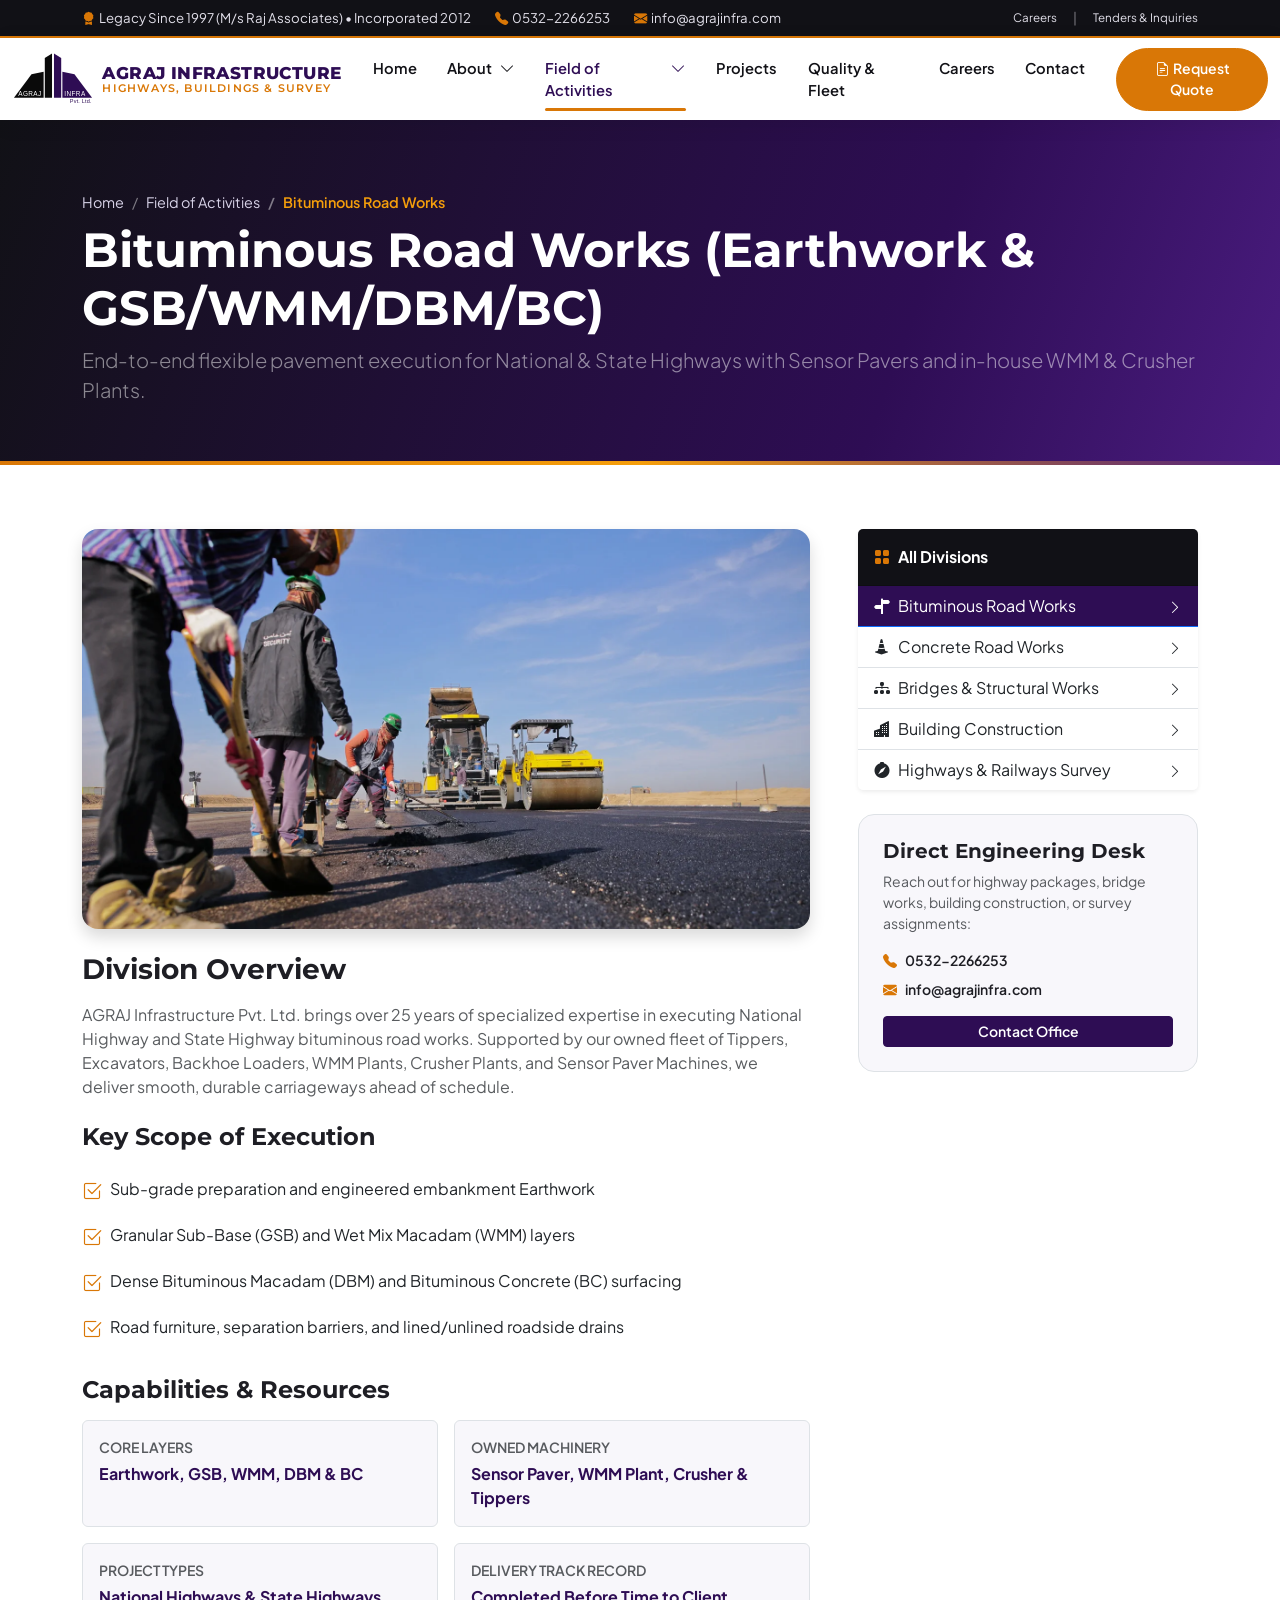
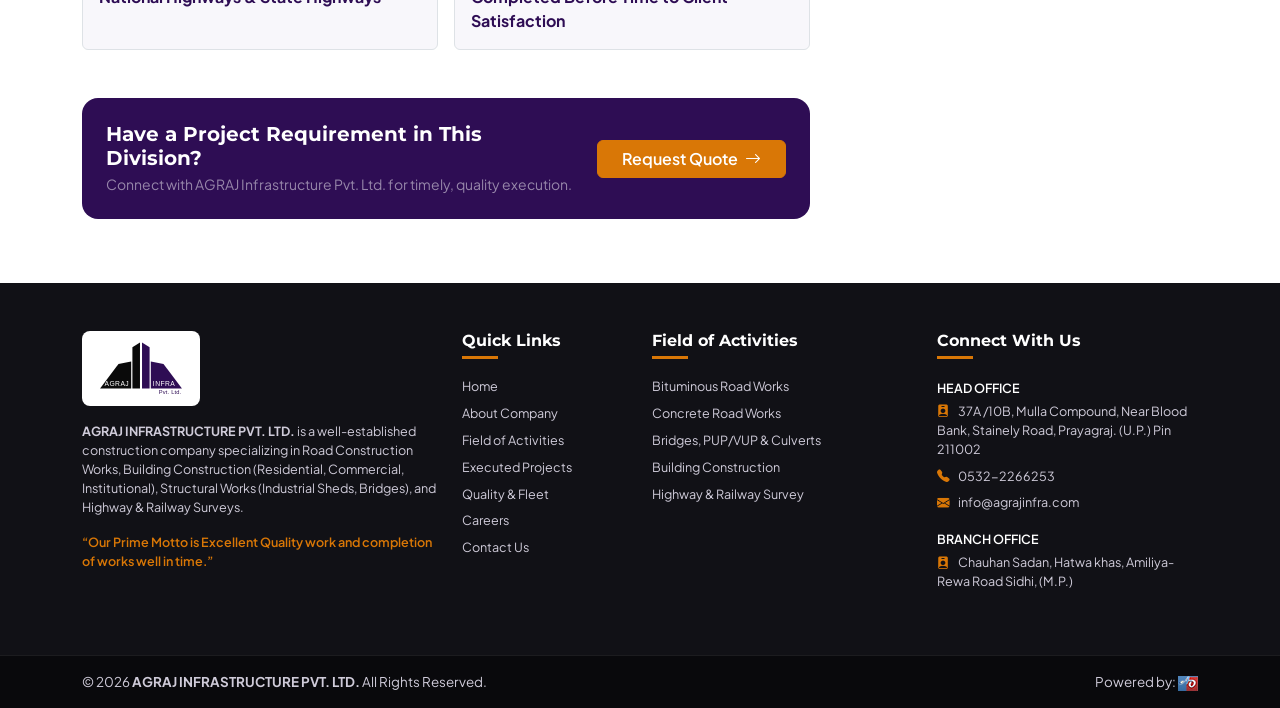
<file: service-detail.html>
<!DOCTYPE html>
<html lang="en">
<head>
  <meta charset="UTF-8">
  <meta name="viewport" content="width=device-width, initial-scale=1.0">
  <title>Activity Specifications | AGRAJ INFRASTRUCTURE PVT. LTD.</title>
  <meta name="description" content="Detailed scope and capabilities of AGRAJ Infrastructure Pvt. Ltd. across Highways, Structures, Buildings, and Surveys.">
  <meta property="og:title" content="Activity Specifications | AGRAJ INFRASTRUCTURE PVT. LTD.">
  <meta property="og:description" content="Detailed scope and capabilities of AGRAJ Infrastructure Pvt. Ltd. across Highways, Structures, Buildings, and Surveys.">
  <meta property="og:type" content="website">
  <link rel="icon" type="image/svg+xml" href="assets/images/logo.svg">

  <!-- Google Fonts -->
  <link rel="preconnect" href="https://fonts.googleapis.com">
  <link rel="preconnect" href="https://fonts.gstatic.com" crossorigin>
  <link href="https://fonts.googleapis.com/css2?family=Montserrat:wght@600;700;800&family=Plus+Jakarta+Sans:wght@400;500;600;700&display=swap" rel="stylesheet">

  <!-- Bootstrap 5.3 CSS & Bootstrap Icons -->
  <link href="https://cdn.jsdelivr.net/npm/bootstrap@5.3.3/dist/css/bootstrap.min.css" rel="stylesheet">
  <link href="https://cdn.jsdelivr.net/npm/bootstrap-icons@1.11.3/font/bootstrap-icons.min.css" rel="stylesheet">

  <!-- Custom Stylesheet -->
  <link href="assets/css/style.css" rel="stylesheet">
</head>
<body>


  <!-- Top Utility Bar -->
  <div class="top-utility-bar py-2 d-none d-md-block">
    <div class="container d-flex justify-content-between align-items-center flex-wrap gap-2">
      <div class="d-flex align-items-center gap-4">
        <span><i class="bi bi-award-fill text-brand-amber me-1"></i>Legacy Since 1997 (M/s Raj Associates) &bull; Incorporated 2012</span>
        <a href="tel:05322266253"><i class="bi bi-telephone-fill text-brand-amber me-1"></i>0532-2266253</a>
        <a href="mailto:info@agrajinfra.com"><i class="bi bi-envelope-fill text-brand-amber me-1"></i>info@agrajinfra.com</a>
      </div>
      <div class="d-flex align-items-center gap-3">
        <a href="careers.html" class="small">Careers</a>
        <span class="opacity-50">|</span>
        <a href="contact.html" class="small">Tenders &amp; Inquiries</a>
      </div>
    </div>
  </div>

  <header class="sticky-top">
    <nav class="navbar navbar-expand-lg main-navbar">
  <div class="container-fluid">
     <a class="navbar-brand d-flex align-items-center gap-2" href="index.html">
          <img src="assets/images/logo.svg" alt="AGRAJ Infrastructure Pvt. Ltd." class="brand-logo-img">
          <div class="brand-text-wrap d-none d-sm-block">
            <span class="brand-title">AGRAJ INFRASTRUCTURE</span>
            <span class="brand-subtitle">Highways, Buildings &amp; Survey</span>
          </div>
        </a>
    <button class="navbar-toggler border-0" type="button" data-bs-toggle="offcanvas" data-bs-target="#offcanvasNavbar" aria-controls="offcanvasNavbar" aria-label="Toggle navigation">
      <span class="navbar-toggler-icon"></span>
    </button>
    <div class="offcanvas offcanvas-end" tabindex="-1" id="offcanvasNavbar" aria-labelledby="offcanvasNavbarLabel">
      <div class="offcanvas-header">
        <div class="d-flex align-items-center gap-2" id="mobileNavDrawerLabel">
        <div class="bg-white rounded px-2 py-1">
          <img src="assets/images/logo.svg" alt="AGRAJ Infra" height="36">
        </div>
        <span class="fw-bold small">AGRAJ INFRA PVT. LTD.</span>
      </div>
        <button type="button" class="btn-close" data-bs-dismiss="offcanvas" aria-label="Close"></button>
      </div>
      <div class="offcanvas-body">
        <ul class="navbar-nav justify-content-end flex-grow-1 pe-3">
          <li class="nav-item"><a class="nav-link " href="index.html">Home</a></li>
            <li class="nav-item dropdown">
              <a class="nav-link  d-flex justify-content-between" href="#" role="button" data-bs-toggle="dropdown" aria-expanded="false">
                <span class="me-2">About</span>
                 <i class="bi bi-chevron-down"></i>
              </a>
              <ul class="dropdown-menu dropdown-menu-services">
               
                <li><a class="dropdown-item" href="about.html">About Us</a></li>
                <li><a class="dropdown-item" href="team.html">Our Team</a></li>
                
              </ul>
            </li>
            <li class="nav-item dropdown">
              <a class="nav-link active d-flex justify-content-between" href="services.html" role="button" data-bs-toggle="dropdown" aria-expanded="false">
                <span class="me-2">Field of Activities</span>
                 <i class="bi bi-chevron-down"></i>
              </a>
              <ul class="dropdown-menu dropdown-menu-services">
                <li><a class="dropdown-item fw-bold text-brand-purple" href="services.html"><i class="bi bi-grid-fill me-2 text-brand-amber"></i>All Activities Overview</a></li>
                <li><hr class="dropdown-divider"></li>
                <li><a class="dropdown-item" href="service-detail.html?service=bituminous">Bituminous Road Works (GSB/WMM/DBM/BC)</a></li>
                <li><a class="dropdown-item" href="service-detail.html?service=concrete">Concrete Road Works (GSB/DLC/PQC)</a></li>
                <li><a class="dropdown-item" href="service-detail.html?service=structures">Bridges, PUP/VUP &amp; Cross Drainage</a></li>
                <li><a class="dropdown-item" href="service-detail.html?service=buildings">Building Works (Commercial / Residential)</a></li>
                <li><a class="dropdown-item" href="service-detail.html?service=survey">Highway &amp; Railway Survey Works</a></li>
              </ul>
            </li>
            <li class="nav-item"><a class="nav-link " href="projects.html">Projects</a></li>
            <li class="nav-item"><a class="nav-link " href="quality-safety.html">Quality &amp; Fleet</a></li>
            <li class="nav-item"><a class="nav-link " href="careers.html">Careers</a></li>
            <li class="nav-item"><a class="nav-link " href="contact.html">Contact</a></li>

        </ul>
        <div class="d-flex">
         <button class="btn btn-brand-amber btn-sm px-3 py-2 rounded-pill" data-bs-toggle="modal" data-bs-target="#quoteModal" data-open-quote>
                <i class="bi bi-file-earmark-text me-1"></i>Request Quote
              </button>
        </div>
      </div>
    </div>
  </div>
</nav>
  </header>

  <!-- Main Content -->
  <main>

    <section class="page-hero">
      <div class="container">
        <nav aria-label="breadcrumb">
          <ol class="breadcrumb mb-2">
            <li class="breadcrumb-item"><a href="index.html">Home</a></li>
            <li class="breadcrumb-item"><a href="services.html">Field of Activities</a></li>
            <li class="breadcrumb-item active" aria-current="page" id="sdBreadcrumb">Bituminous Road Works</li>
          </ol>
        </nav>
        <h1 class="display-5 fw-bold mb-2" id="sdHeroTitle">Bituminous Road Works</h1>
        <p class="lead text-white-50 mb-0" id="sdHeroTagline"></p>
      </div>
    </section>

    <section class="py-5" id="serviceDetailRoot">
      <div class="container py-lg-3">
        <div class="row g-5">
          <div class="col-lg-8">
            <img id="sdImage" src="assets/images/bridge.png" alt="Service Banner" class="img-fluid rounded-4 shadow mb-4 w-100" style="max-height: 400px; object-fit: cover;">
            <h3 class="fw-bold mb-3">Division Overview</h3>
            <p class="text-muted mb-4" id="sdOverview"></p>

            <h4 class="fw-bold mb-3">Key Scope of Execution</h4>
            <ul class="list-group list-group-flush mb-4" id="sdScopeList"></ul>

            <h4 class="fw-bold mb-3">Capabilities &amp; Resources</h4>
            <div class="row g-3 mb-5" id="sdSpecsGrid"></div>

            <div class="p-4 rounded-4 bg-brand-purple text-white d-flex flex-column flex-md-row justify-content-between align-items-md-center gap-3">
              <div>
                <h5 class="fw-bold mb-1">Have a Project Requirement in This Division?</h5>
                <p class="small text-white-50 mb-0">Connect with AGRAJ Infrastructure Pvt. Ltd. for timely, quality execution.</p>
              </div>
              <button id="sdQuoteBtn" class="btn btn-brand-amber px-4 flex-shrink-0" data-bs-toggle="modal" data-bs-target="#quoteModal" data-open-quote data-service="Bituminous">
                Request Quote <i class="bi bi-arrow-right ms-1"></i>
              </button>
            </div>
          </div>

          <div class="col-lg-4">
            <div class="card border-0 shadow-sm mb-4">
              <div class="card-header bg-brand-black text-white fw-bold py-3">
                <i class="bi bi-grid-fill text-brand-amber me-2"></i>All Divisions
              </div>
              <div class="list-group list-group-flush" id="sdSidebarNav"></div>
            </div>
            <div class="p-4 rounded-4 bg-brand-lavender border">
              <h5 class="fw-bold mb-2">Direct Engineering Desk</h5>
              <p class="small text-muted mb-3">Reach out for highway packages, bridge works, building construction, or survey assignments:</p>
              <div class="small fw-semibold mb-2"><i class="bi bi-telephone-fill text-brand-amber me-2"></i>0532-2266253</div>
              <div class="small fw-semibold mb-3"><i class="bi bi-envelope-fill text-brand-amber me-2"></i>info@agrajinfra.com</div>
              <a href="contact.html" class="btn btn-brand-primary btn-sm w-100">Contact Office</a>
            </div>
          </div>
        </div>
      </div>
    </section>

  </main>

  <!-- Global Footer -->
  <footer class="site-footer pt-5">
    <div class="container pb-5">
      <div class="row g-4">
        <div class="col-lg-4">
          <div class="footer-logo-box mb-3">
            <img src="assets/images/logo.svg" alt="AGRAJ Infrastructure Pvt. Ltd." height="54">
          </div>
          <p class="small mb-3">
            <strong>AGRAJ INFRASTRUCTURE PVT. LTD.</strong> is a well-established construction company specializing in Road Construction Works, Building Construction (Residential, Commercial, Institutional), Structural Works (Industrial Sheds, Bridges), and Highway &amp; Railway Surveys.
          </p>
          <p class="small text-brand-amber fw-semibold mb-0">
            &ldquo;Our Prime Motto is Excellent Quality work and completion of works well in time.&rdquo;
          </p>
        </div>

        <div class="col-6 col-lg-2">
          <h5>Quick Links</h5>
          <ul class="list-unstyled d-grid gap-2 small">
            <li><a href="index.html">Home</a></li>
            <li><a href="about.html">About Company</a></li>
            <li><a href="services.html">Field of Activities</a></li>
            <li><a href="projects.html">Executed Projects</a></li>
            <li><a href="quality-safety.html">Quality &amp; Fleet</a></li>
            <li><a href="careers.html">Careers</a></li>
            <li><a href="contact.html">Contact Us</a></li>
          </ul>
        </div>

        <div class="col-6 col-lg-3">
          <h5>Field of Activities</h5>
          <ul class="list-unstyled d-grid gap-2 small">
            <li><a href="service-detail.html?service=bituminous">Bituminous Road Works</a></li>
            <li><a href="service-detail.html?service=concrete">Concrete Road Works</a></li>
            <li><a href="service-detail.html?service=structures">Bridges, PUP/VUP &amp; Culverts</a></li>
            <li><a href="service-detail.html?service=buildings">Building Construction</a></li>
            <li><a href="service-detail.html?service=survey">Highway &amp; Railway Survey</a></li>
          </ul>
        </div>

        <div class="col-lg-3">
          <h5>Connect With Us</h5>
          <label class="small text-white fw-semibold mb-1">HEAD OFFICE</label>
          <ul class="list-unstyled d-grid gap-2 small mb-3">
            <li><i class="bi bi-person-badge-fill text-brand-amber me-2"></i>37A /10B, Mulla Compound, Near Blood Bank, Stainely Road, Prayagraj. (U.P.) Pin 211002 </li>
            <li><i class="bi bi-telephone-fill text-brand-amber me-2"></i><a href="tel:05322266253 ">0532-2266253 </a></li>
            <li><i class="bi bi-envelope-fill text-brand-amber me-2"></i><a href="mailto:info@agrajinfra.com">info@agrajinfra.com</a></li>
          </ul>
           <label class="small text-white fw-semibold mb-1">BRANCH OFFICE </label>
           <ul class="list-unstyled d-grid gap-2 small mb-3">
            <li><i class="bi bi-person-badge-fill text-brand-amber me-2"></i>Chauhan Sadan, Hatwa khas, Amiliya-Rewa Road Sidhi, (M.P.)  </li>
          </ul>
        </div>
      </div>
    </div>

    <div class="footer-bottom py-3">
      <div class="container d-flex flex-column flex-md-row justify-content-between align-items-center gap-2">
        <div>&copy; 2026 <strong>AGRAJ INFRASTRUCTURE PVT. LTD.</strong> All Rights Reserved.</div>
        <div class="d-flex gap-3">
          <a href="https://www.aosoftwaresolution.com/" target="_blank" rel="noopener noreferrer">
            Powered by: <img src="assets/images/aoss.png" alt="">
          </a>
        </div>
      </div>
    </div>
  </footer>

  <!-- Global Request Quote Modal -->
  <div class="modal fade" id="quoteModal" tabindex="-1" aria-labelledby="quoteModalLabel" aria-hidden="true">
    <div class="modal-dialog modal-dialog-centered modal-lg">
      <div class="modal-content border-0 shadow-lg">
        <div class="modal-header bg-brand-purple text-white">
          <h5 class="modal-title fw-bold" id="quoteModalLabel">
            <i class="bi bi-file-earmark-spreadsheet text-brand-amber me-2"></i>Request Project Proposal / Inquiry
          </h5>
          <button type="button" class="btn-close btn-close-white" data-bs-dismiss="modal" aria-label="Close"></button>
        </div>
        <form class="needs-validation" novalidate data-success-message="Quote request received! AGRAJ Infrastructure Pvt. Ltd. will respond promptly.">
          <div class="modal-body p-4">
            <div class="row g-3">
              <div class="col-md-6">
                <label class="form-label fw-semibold small">Full Name *</label>
                <input type="text" class="form-control" placeholder="Your full name" required>
                <div class="invalid-feedback">Please enter your name.</div>
              </div>
              <div class="col-md-6">
                <label class="form-label fw-semibold small">Organization / Client *</label>
                <input type="text" class="form-control" placeholder="Company or Department" required>
                <div class="invalid-feedback">Please enter your organization.</div>
              </div>
              <div class="col-md-6">
                <label class="form-label fw-semibold small">Work Email *</label>
                <input type="email" class="form-control" placeholder="name@company.com" required>
                <div class="invalid-feedback">Please enter a valid email.</div>
              </div>
              <div class="col-md-6">
                <label class="form-label fw-semibold small">Phone Number *</label>
                <input type="tel" class="form-control" placeholder="+91 98XXXXXXXX" required>
                <div class="invalid-feedback">Please enter a contact number.</div>
              </div>
              <div class="col-md-6">
                <label class="form-label fw-semibold small">Activity Division *</label>
                <select class="form-select" id="quoteServiceSelect" required>
                  <option value="">Select Field of Activity</option>
                  <option value="Bituminous Road Works">Bituminous Road Works (GSB/WMM/DBM/BC)</option>
                  <option value="Concrete Road Works">Concrete Road Works (GSB/DLC/PQC)</option>
                  <option value="Bridges & Structural Works">Bridges, PUP/VUP &amp; Structural Works</option>
                  <option value="Building Construction">Building Works (Commercial/Residential/Institutional)</option>
                  <option value="Highways & Railways Survey">Highway &amp; Railway Survey Works</option>
                </select>
                <div class="invalid-feedback">Please select a division.</div>
              </div>
              <div class="col-md-6">
                <label class="form-label fw-semibold small">Project Location</label>
                <input type="text" class="form-control" placeholder="City / Highway Corridor">
              </div>
              <div class="col-12">
                <label class="form-label fw-semibold small">Project Scope / Brief *</label>
                <textarea class="form-control" rows="3" placeholder="Share scope of work, chainage, or timeline..." required></textarea>
                <div class="invalid-feedback">Please provide a brief project scope.</div>
              </div>
            </div>
          </div>
          <div class="modal-footer bg-light">
            <button type="button" class="btn btn-outline-secondary" data-bs-dismiss="modal">Cancel</button>
            <button type="submit" class="btn btn-brand-primary px-4">Submit Inquiry</button>
          </div>
        </form>
      </div>
    </div>
  </div>

  <!-- Toast Notification -->
  <div class="toast-container position-fixed bottom-0 start-0 p-3" style="z-index: 1080;">
    <div id="agrajToast" class="toast align-items-center text-bg-dark border-0 shadow-lg" role="alert" aria-live="assertive" aria-atomic="true">
      <div class="d-flex">
        <div class="toast-body d-flex align-items-center gap-2">
          <i class="bi bi-check-circle-fill text-brand-amber fs-5"></i>
          <span id="agrajToastBody">Action completed successfully.</span>
        </div>
        <button type="button" class="btn-close btn-close-white me-2 m-auto" data-bs-dismiss="toast" aria-label="Close"></button>
      </div>
    </div>
  </div>

  <!-- Back to Top -->
  <button id="backToTop" aria-label="Back to top"><i class="bi bi-arrow-up fs-5"></i></button>

  <!-- Bootstrap 5.3 JS Bundle & Main Script -->
  <script src="https://cdn.jsdelivr.net/npm/bootstrap@5.3.3/dist/js/bootstrap.bundle.min.js"></script>
  <script src="assets/js/main.js"></script>
</body>
</html>
</file>
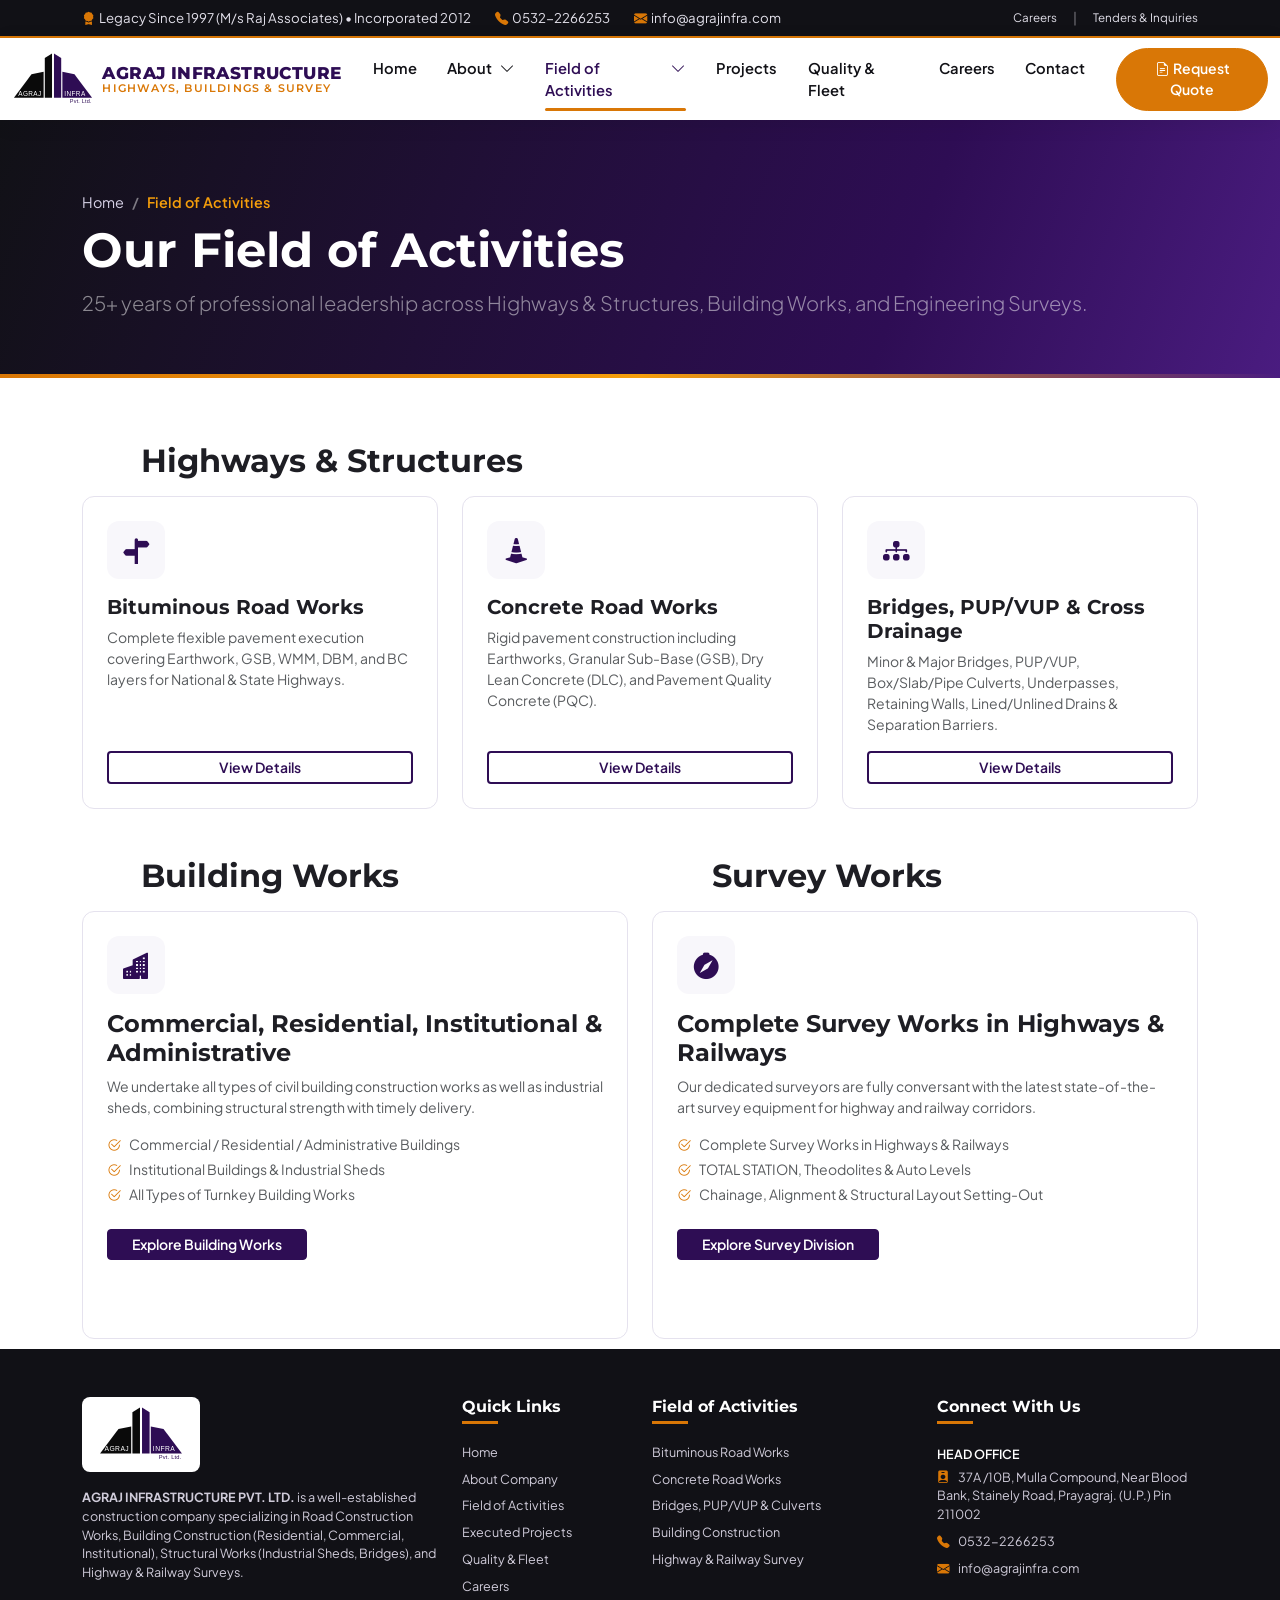
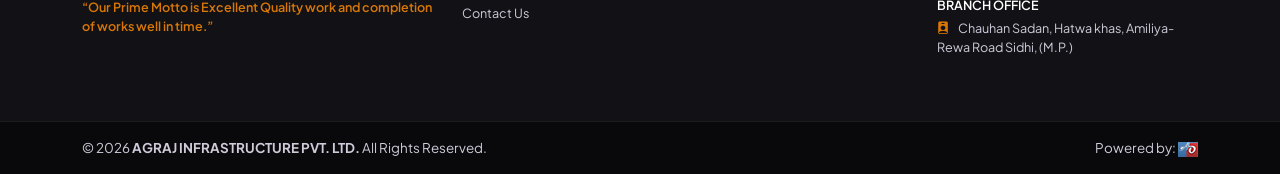
<file: services.html>
<!DOCTYPE html>
<html lang="en">
<head>
  <meta charset="UTF-8">
  <meta name="viewport" content="width=device-width, initial-scale=1.0">
  <title>Field of Activities | AGRAJ INFRASTRUCTURE PVT. LTD.</title>
  <meta name="description" content="Field of Activities of AGRAJ Infrastructure Pvt. Ltd.: Highways & Structures, Building Works, and Highway & Railway Survey Works.">
  <meta property="og:title" content="Field of Activities | AGRAJ INFRASTRUCTURE PVT. LTD.">
  <meta property="og:description" content="Field of Activities of AGRAJ Infrastructure Pvt. Ltd.: Highways & Structures, Building Works, and Highway & Railway Survey Works.">
  <meta property="og:type" content="website">
  <link rel="icon" type="image/svg+xml" href="assets/images/logo.svg">

  <!-- Google Fonts -->
  <link rel="preconnect" href="https://fonts.googleapis.com">
  <link rel="preconnect" href="https://fonts.gstatic.com" crossorigin>
  <link href="https://fonts.googleapis.com/css2?family=Montserrat:wght@600;700;800&family=Plus+Jakarta+Sans:wght@400;500;600;700&display=swap" rel="stylesheet">

  <!-- Bootstrap 5.3 CSS & Bootstrap Icons -->
  <link href="https://cdn.jsdelivr.net/npm/bootstrap@5.3.3/dist/css/bootstrap.min.css" rel="stylesheet">
  <link href="https://cdn.jsdelivr.net/npm/bootstrap-icons@1.11.3/font/bootstrap-icons.min.css" rel="stylesheet">

  <!-- Custom Stylesheet -->
  <link href="assets/css/style.css" rel="stylesheet">
</head>
<body>


  <!-- Top Utility Bar -->
  <div class="top-utility-bar py-2 d-none d-md-block">
    <div class="container d-flex justify-content-between align-items-center flex-wrap gap-2">
      <div class="d-flex align-items-center gap-4">
        <span><i class="bi bi-award-fill text-brand-amber me-1"></i>Legacy Since 1997 (M/s Raj Associates) &bull; Incorporated 2012</span>
        <a href="tel:05322266253"><i class="bi bi-telephone-fill text-brand-amber me-1"></i>0532-2266253</a>
        <a href="mailto:info@agrajinfra.com"><i class="bi bi-envelope-fill text-brand-amber me-1"></i>info@agrajinfra.com</a>
      </div>
      <div class="d-flex align-items-center gap-3">
        <a href="careers.html" class="small">Careers</a>
        <span class="opacity-50">|</span>
        <a href="contact.html" class="small">Tenders &amp; Inquiries</a>
      </div>
    </div>
  </div>

  <!-- Main Sticky Navbar -->
  <header class="sticky-top">
    <nav class="navbar navbar-expand-lg main-navbar">
  <div class="container-fluid">
     <a class="navbar-brand d-flex align-items-center gap-2" href="index.html">
          <img src="assets/images/logo.svg" alt="AGRAJ Infrastructure Pvt. Ltd." class="brand-logo-img">
          <div class="brand-text-wrap d-none d-sm-block">
            <span class="brand-title">AGRAJ INFRASTRUCTURE</span>
            <span class="brand-subtitle">Highways, Buildings &amp; Survey</span>
          </div>
        </a>
    <button class="navbar-toggler border-0" type="button" data-bs-toggle="offcanvas" data-bs-target="#offcanvasNavbar" aria-controls="offcanvasNavbar" aria-label="Toggle navigation">
      <span class="navbar-toggler-icon"></span>
    </button>
    <div class="offcanvas offcanvas-end" tabindex="-1" id="offcanvasNavbar" aria-labelledby="offcanvasNavbarLabel">
      <div class="offcanvas-header">
        <div class="d-flex align-items-center gap-2" id="mobileNavDrawerLabel">
        <div class="bg-white rounded px-2 py-1">
          <img src="assets/images/logo.svg" alt="AGRAJ Infra" height="36">
        </div>
        <span class="fw-bold small">AGRAJ INFRA PVT. LTD.</span>
      </div>
        <button type="button" class="btn-close" data-bs-dismiss="offcanvas" aria-label="Close"></button>
      </div>
      <div class="offcanvas-body">
        <ul class="navbar-nav justify-content-end flex-grow-1 pe-3">
          <li class="nav-item"><a class="nav-link " href="index.html">Home</a></li>
            <li class="nav-item dropdown">
              <a class="nav-link  d-flex justify-content-between" href="#" role="button" data-bs-toggle="dropdown" aria-expanded="false">
                <span class="me-2">About</span>
                 <i class="bi bi-chevron-down"></i>
              </a>
              <ul class="dropdown-menu dropdown-menu-services">
               
                <li><a class="dropdown-item" href="about.html">About Us</a></li>
                <li><a class="dropdown-item" href="team.html">Our Team</a></li>
                
              </ul>
            </li>
            <li class="nav-item dropdown">
              <a class="nav-link active d-flex justify-content-between" href="services.html" role="button" data-bs-toggle="dropdown" aria-expanded="false">
                <span class="me-2">Field of Activities</span>
                 <i class="bi bi-chevron-down"></i>
              </a>
              <ul class="dropdown-menu dropdown-menu-services">
                <li><a class="dropdown-item fw-bold text-brand-purple" href="services.html"><i class="bi bi-grid-fill me-2 text-brand-amber"></i>All Activities Overview</a></li>
                <li><hr class="dropdown-divider"></li>
                <li><a class="dropdown-item" href="service-detail.html?service=bituminous">Bituminous Road Works (GSB/WMM/DBM/BC)</a></li>
                <li><a class="dropdown-item" href="service-detail.html?service=concrete">Concrete Road Works (GSB/DLC/PQC)</a></li>
                <li><a class="dropdown-item" href="service-detail.html?service=structures">Bridges, PUP/VUP &amp; Cross Drainage</a></li>
                <li><a class="dropdown-item" href="service-detail.html?service=buildings">Building Works (Commercial / Residential)</a></li>
                <li><a class="dropdown-item" href="service-detail.html?service=survey">Highway &amp; Railway Survey Works</a></li>
              </ul>
            </li>
            <li class="nav-item"><a class="nav-link " href="projects.html">Projects</a></li>
            <li class="nav-item"><a class="nav-link " href="quality-safety.html">Quality &amp; Fleet</a></li>
            <li class="nav-item"><a class="nav-link " href="careers.html">Careers</a></li>
            <li class="nav-item"><a class="nav-link " href="contact.html">Contact</a></li>

        </ul>
        <div class="d-flex">
         <button class="btn btn-brand-amber btn-sm px-3 py-2 rounded-pill" data-bs-toggle="modal" data-bs-target="#quoteModal" data-open-quote>
                <i class="bi bi-file-earmark-text me-1"></i>Request Quote
              </button>
        </div>
      </div>
    </div>
  </div>
</nav>
  </header>



  <!-- Main Content -->
  <main>

    <section class="page-hero">
      <div class="container">
        <nav aria-label="breadcrumb">
          <ol class="breadcrumb mb-2">
            <li class="breadcrumb-item"><a href="index.html">Home</a></li>
            <li class="breadcrumb-item active" aria-current="page">Field of Activities</li>
          </ol>
        </nav>
        <h1 class="display-5 fw-bold mb-2">Our Field of Activities</h1>
        <p class="lead text-white-50 mb-0">25+ years of professional leadership across Highways &amp; Structures, Building Works, and Engineering Surveys.</p>
      </div>
    </section>

    <section class="py-5">
      <div class="container py-lg-3">
        <!-- Division A -->
        <div class="mb-5">
          <div class="d-flex align-items-center gap-3 mb-3">
            <span class="badge bg-brand-amber fs-6 px-3 py-2">A</span>
            <h2 class="fw-bold mb-0">Highways &amp; Structures</h2>
          </div>
          <div class="row g-4">
            <div class="col-md-6 col-lg-4">
              <div class="service-card p-4 h-100 d-flex flex-column">
                <div class="service-icon-box mb-3"><i class="bi bi-signpost-split-fill"></i></div>
                <h5 class="fw-bold">Bituminous Road Works</h5>
                <p class="text-muted small flex-grow-1">Complete flexible pavement execution covering Earthwork, GSB, WMM, DBM, and BC layers for National &amp; State Highways.</p>
                <a href="service-detail.html?service=bituminous" class="btn btn-outline-brand btn-sm">View Details</a>
              </div>
            </div>
            <div class="col-md-6 col-lg-4">
              <div class="service-card p-4 h-100 d-flex flex-column">
                <div class="service-icon-box mb-3"><i class="bi bi-cone-striped"></i></div>
                <h5 class="fw-bold">Concrete Road Works</h5>
                <p class="text-muted small flex-grow-1">Rigid pavement construction including Earthworks, Granular Sub-Base (GSB), Dry Lean Concrete (DLC), and Pavement Quality Concrete (PQC).</p>
                <a href="service-detail.html?service=concrete" class="btn btn-outline-brand btn-sm">View Details</a>
              </div>
            </div>
            <div class="col-md-6 col-lg-4">
              <div class="service-card p-4 h-100 d-flex flex-column">
                <div class="service-icon-box mb-3"><i class="bi bi-diagram-3-fill"></i></div>
                <h5 class="fw-bold">Bridges, PUP/VUP &amp; Cross Drainage</h5>
                <p class="text-muted small flex-grow-1">Minor &amp; Major Bridges, PUP/VUP, Box/Slab/Pipe Culverts, Underpasses, Retaining Walls, Lined/Unlined Drains &amp; Separation Barriers.</p>
                <a href="service-detail.html?service=structures" class="btn btn-outline-brand btn-sm">View Details</a>
              </div>
            </div>
          </div>
        </div>

        <!-- Division B & C -->
        <div class="row g-4">
          <div class="col-lg-6">
            <div class="d-flex align-items-center gap-3 mb-3">
              <span class="badge bg-brand-amber fs-6 px-3 py-2">B</span>
              <h2 class="fw-bold mb-0">Building Works</h2>
            </div>
            <div class="service-card p-4 h-100">
              <div class="service-icon-box mb-3"><i class="bi bi-buildings-fill"></i></div>
              <h4 class="fw-bold">Commercial, Residential, Institutional &amp; Administrative</h4>
              <p class="text-muted small mb-3">We undertake all types of civil building construction works as well as industrial sheds, combining structural strength with timely delivery.</p>
              <ul class="list-unstyled small text-muted mb-4">
                <li class="mb-1"><i class="bi bi-check2-circle text-brand-amber me-2"></i>Commercial / Residential / Administrative Buildings</li>
                <li class="mb-1"><i class="bi bi-check2-circle text-brand-amber me-2"></i>Institutional Buildings &amp; Industrial Sheds</li>
                <li><i class="bi bi-check2-circle text-brand-amber me-2"></i>All Types of Turnkey Building Works</li>
              </ul>
              <a href="service-detail.html?service=buildings" class="btn btn-brand-primary btn-sm px-4">Explore Building Works</a>
            </div>
          </div>

          <div class="col-lg-6">
            <div class="d-flex align-items-center gap-3 mb-3">
              <span class="badge bg-brand-amber fs-6 px-3 py-2">C</span>
              <h2 class="fw-bold mb-0">Survey Works</h2>
            </div>
            <div class="service-card p-4 h-100">
              <div class="service-icon-box mb-3"><i class="bi bi-compass-fill"></i></div>
              <h4 class="fw-bold">Complete Survey Works in Highways &amp; Railways</h4>
              <p class="text-muted small mb-3">Our dedicated surveyors are fully conversant with the latest state-of-the-art survey equipment for highway and railway corridors.</p>
              <ul class="list-unstyled small text-muted mb-4">
                <li class="mb-1"><i class="bi bi-check2-circle text-brand-amber me-2"></i>Complete Survey Works in Highways &amp; Railways</li>
                <li class="mb-1"><i class="bi bi-check2-circle text-brand-amber me-2"></i>TOTAL STATION, Theodolites &amp; Auto Levels</li>
                <li><i class="bi bi-check2-circle text-brand-amber me-2"></i>Chainage, Alignment &amp; Structural Layout Setting-Out</li>
              </ul>
              <a href="service-detail.html?service=survey" class="btn btn-brand-primary btn-sm px-4">Explore Survey Division</a>
            </div>
          </div>
        </div>
      </div>
    </section>

  </main>

  <!-- Global Footer -->
  <footer class="site-footer pt-5">
    <div class="container pb-5">
      <div class="row g-4">
        <div class="col-lg-4">
          <div class="footer-logo-box mb-3">
            <img src="assets/images/logo.svg" alt="AGRAJ Infrastructure Pvt. Ltd." height="54">
          </div>
          <p class="small mb-3">
            <strong>AGRAJ INFRASTRUCTURE PVT. LTD.</strong> is a well-established construction company specializing in Road Construction Works, Building Construction (Residential, Commercial, Institutional), Structural Works (Industrial Sheds, Bridges), and Highway &amp; Railway Surveys.
          </p>
          <p class="small text-brand-amber fw-semibold mb-0">
            &ldquo;Our Prime Motto is Excellent Quality work and completion of works well in time.&rdquo;
          </p>
        </div>

        <div class="col-6 col-lg-2">
          <h5>Quick Links</h5>
          <ul class="list-unstyled d-grid gap-2 small">
            <li><a href="index.html">Home</a></li>
            <li><a href="about.html">About Company</a></li>
            <li><a href="services.html">Field of Activities</a></li>
            <li><a href="projects.html">Executed Projects</a></li>
            <li><a href="quality-safety.html">Quality &amp; Fleet</a></li>
            <li><a href="careers.html">Careers</a></li>
            <li><a href="contact.html">Contact Us</a></li>
          </ul>
        </div>

        <div class="col-6 col-lg-3">
          <h5>Field of Activities</h5>
          <ul class="list-unstyled d-grid gap-2 small">
            <li><a href="service-detail.html?service=bituminous">Bituminous Road Works</a></li>
            <li><a href="service-detail.html?service=concrete">Concrete Road Works</a></li>
            <li><a href="service-detail.html?service=structures">Bridges, PUP/VUP &amp; Culverts</a></li>
            <li><a href="service-detail.html?service=buildings">Building Construction</a></li>
            <li><a href="service-detail.html?service=survey">Highway &amp; Railway Survey</a></li>
          </ul>
        </div>

        <div class="col-lg-3">
          <h5>Connect With Us</h5>
          <label class="small text-white fw-semibold mb-1">HEAD OFFICE</label>
          <ul class="list-unstyled d-grid gap-2 small mb-3">
            <li><i class="bi bi-person-badge-fill text-brand-amber me-2"></i>37A /10B, Mulla Compound, Near Blood Bank, Stainely Road, Prayagraj. (U.P.) Pin 211002 </li>
            <li><i class="bi bi-telephone-fill text-brand-amber me-2"></i><a href="tel:05322266253 ">0532-2266253 </a></li>
            <li><i class="bi bi-envelope-fill text-brand-amber me-2"></i><a href="mailto:info@agrajinfra.com">info@agrajinfra.com</a></li>
          </ul>
           <label class="small text-white fw-semibold mb-1">BRANCH OFFICE </label>
           <ul class="list-unstyled d-grid gap-2 small mb-3">
            <li><i class="bi bi-person-badge-fill text-brand-amber me-2"></i>Chauhan Sadan, Hatwa khas, Amiliya-Rewa Road Sidhi, (M.P.)  </li>
          </ul>
        </div>
      </div>
    </div>

    <div class="footer-bottom py-3">
      <div class="container d-flex flex-column flex-md-row justify-content-between align-items-center gap-2">
        <div>&copy; 2026 <strong>AGRAJ INFRASTRUCTURE PVT. LTD.</strong> All Rights Reserved.</div>
        <div class="d-flex gap-3">
          <a href="https://www.aosoftwaresolution.com/" target="_blank" rel="noopener noreferrer">
            Powered by: <img src="assets/images/aoss.png" alt="">
          </a>
        </div>
      </div>
    </div>
  </footer>

  <!-- Global Request Quote Modal -->
  <div class="modal fade" id="quoteModal" tabindex="-1" aria-labelledby="quoteModalLabel" aria-hidden="true">
    <div class="modal-dialog modal-dialog-centered modal-lg">
      <div class="modal-content border-0 shadow-lg">
        <div class="modal-header bg-brand-purple text-white">
          <h5 class="modal-title fw-bold" id="quoteModalLabel">
            <i class="bi bi-file-earmark-spreadsheet text-brand-amber me-2"></i>Request Project Proposal / Inquiry
          </h5>
          <button type="button" class="btn-close btn-close-white" data-bs-dismiss="modal" aria-label="Close"></button>
        </div>
        <form class="needs-validation" novalidate data-success-message="Quote request received! AGRAJ Infrastructure Pvt. Ltd. will respond promptly.">
          <div class="modal-body p-4">
            <div class="row g-3">
              <div class="col-md-6">
                <label class="form-label fw-semibold small">Full Name *</label>
                <input type="text" class="form-control" placeholder="Your full name" required>
                <div class="invalid-feedback">Please enter your name.</div>
              </div>
              <div class="col-md-6">
                <label class="form-label fw-semibold small">Organization / Client *</label>
                <input type="text" class="form-control" placeholder="Company or Department" required>
                <div class="invalid-feedback">Please enter your organization.</div>
              </div>
              <div class="col-md-6">
                <label class="form-label fw-semibold small">Work Email *</label>
                <input type="email" class="form-control" placeholder="name@company.com" required>
                <div class="invalid-feedback">Please enter a valid email.</div>
              </div>
              <div class="col-md-6">
                <label class="form-label fw-semibold small">Phone Number *</label>
                <input type="tel" class="form-control" placeholder="+91 98XXXXXXXX" required>
                <div class="invalid-feedback">Please enter a contact number.</div>
              </div>
              <div class="col-md-6">
                <label class="form-label fw-semibold small">Activity Division *</label>
                <select class="form-select" id="quoteServiceSelect" required>
                  <option value="">Select Field of Activity</option>
                  <option value="Bituminous Road Works">Bituminous Road Works (GSB/WMM/DBM/BC)</option>
                  <option value="Concrete Road Works">Concrete Road Works (GSB/DLC/PQC)</option>
                  <option value="Bridges & Structural Works">Bridges, PUP/VUP &amp; Structural Works</option>
                  <option value="Building Construction">Building Works (Commercial/Residential/Institutional)</option>
                  <option value="Highways & Railways Survey">Highway &amp; Railway Survey Works</option>
                </select>
                <div class="invalid-feedback">Please select a division.</div>
              </div>
              <div class="col-md-6">
                <label class="form-label fw-semibold small">Project Location</label>
                <input type="text" class="form-control" placeholder="City / Highway Corridor">
              </div>
              <div class="col-12">
                <label class="form-label fw-semibold small">Project Scope / Brief *</label>
                <textarea class="form-control" rows="3" placeholder="Share scope of work, chainage, or timeline..." required></textarea>
                <div class="invalid-feedback">Please provide a brief project scope.</div>
              </div>
            </div>
          </div>
          <div class="modal-footer bg-light">
            <button type="button" class="btn btn-outline-secondary" data-bs-dismiss="modal">Cancel</button>
            <button type="submit" class="btn btn-brand-primary px-4">Submit Inquiry</button>
          </div>
        </form>
      </div>
    </div>
  </div>

  <!-- Toast Notification -->
  <div class="toast-container position-fixed bottom-0 start-0 p-3" style="z-index: 1080;">
    <div id="agrajToast" class="toast align-items-center text-bg-dark border-0 shadow-lg" role="alert" aria-live="assertive" aria-atomic="true">
      <div class="d-flex">
        <div class="toast-body d-flex align-items-center gap-2">
          <i class="bi bi-check-circle-fill text-brand-amber fs-5"></i>
          <span id="agrajToastBody">Action completed successfully.</span>
        </div>
        <button type="button" class="btn-close btn-close-white me-2 m-auto" data-bs-dismiss="toast" aria-label="Close"></button>
      </div>
    </div>
  </div>

  <!-- Back to Top -->
  <button id="backToTop" aria-label="Back to top"><i class="bi bi-arrow-up fs-5"></i></button>

  <!-- Bootstrap 5.3 JS Bundle & Main Script -->
  <script src="https://cdn.jsdelivr.net/npm/bootstrap@5.3.3/dist/js/bootstrap.bundle.min.js"></script>
  <script src="assets/js/main.js"></script>
</body>
</html>
</file>
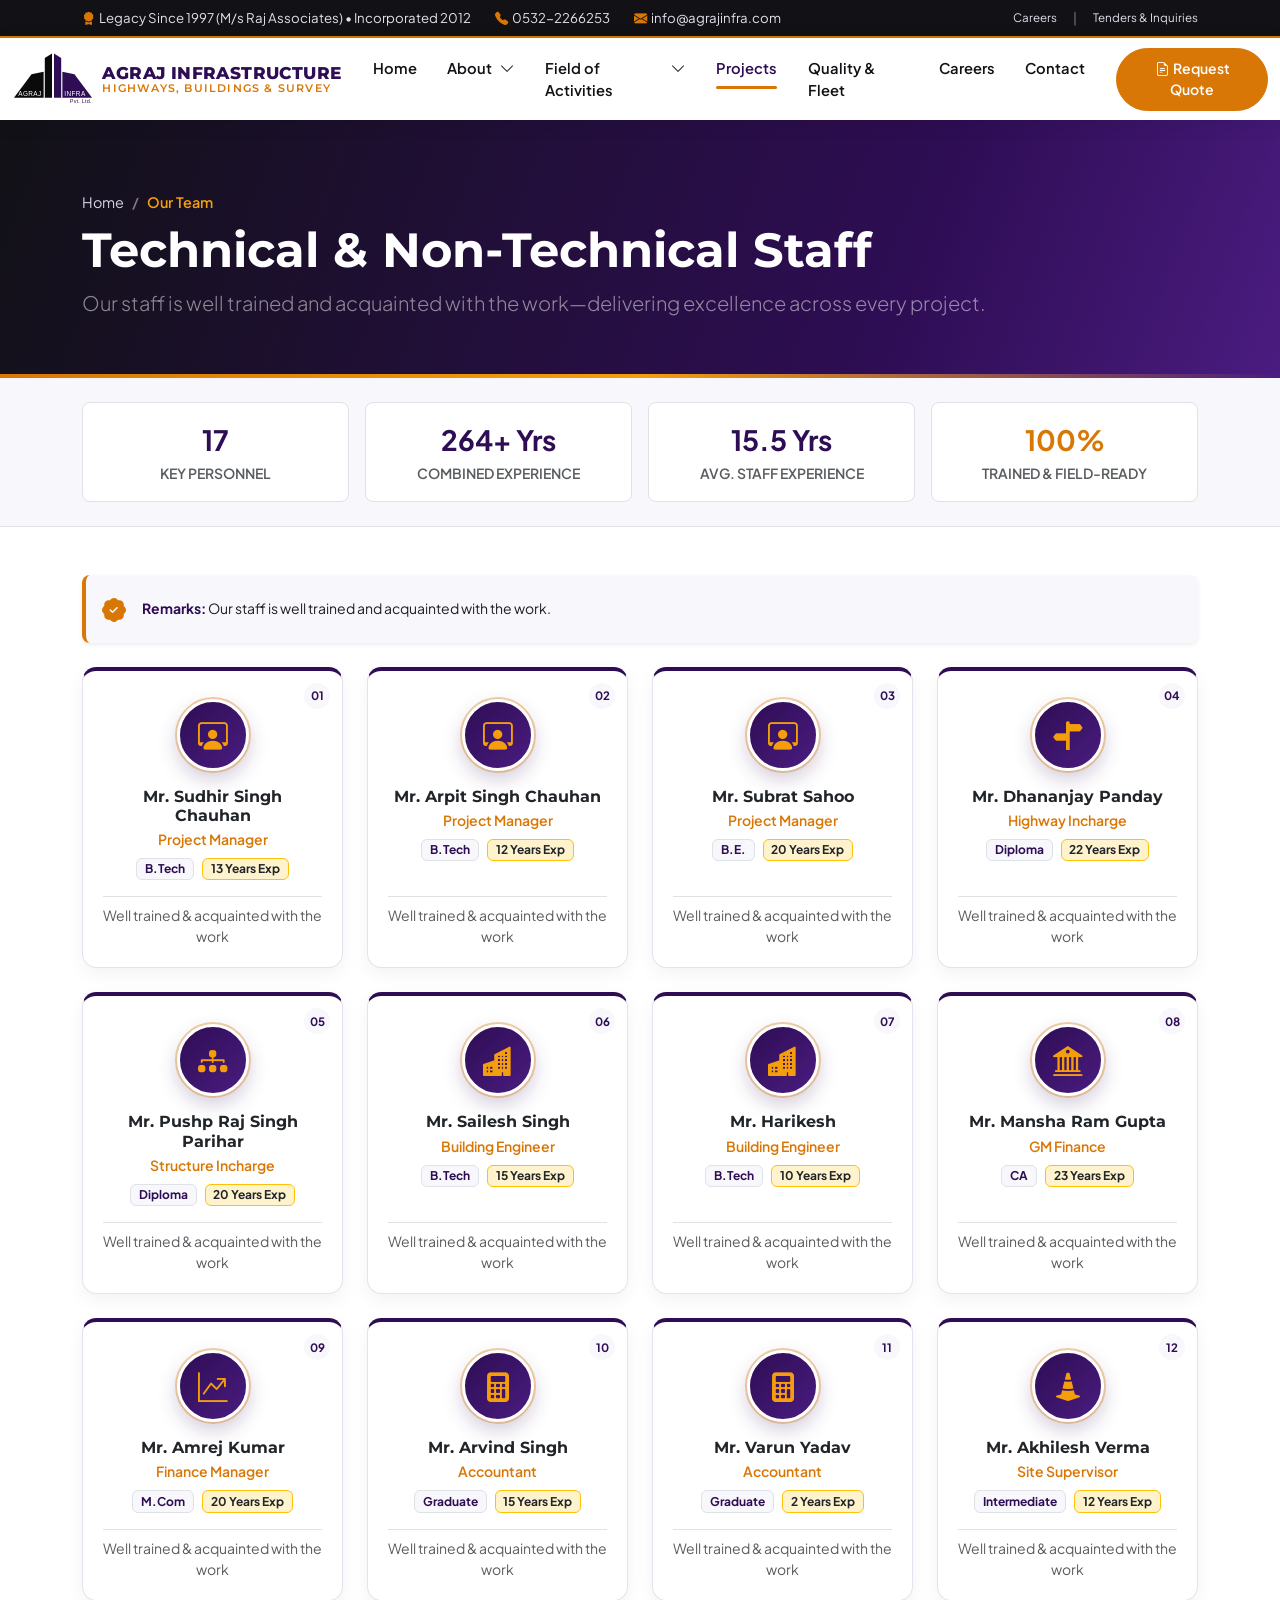
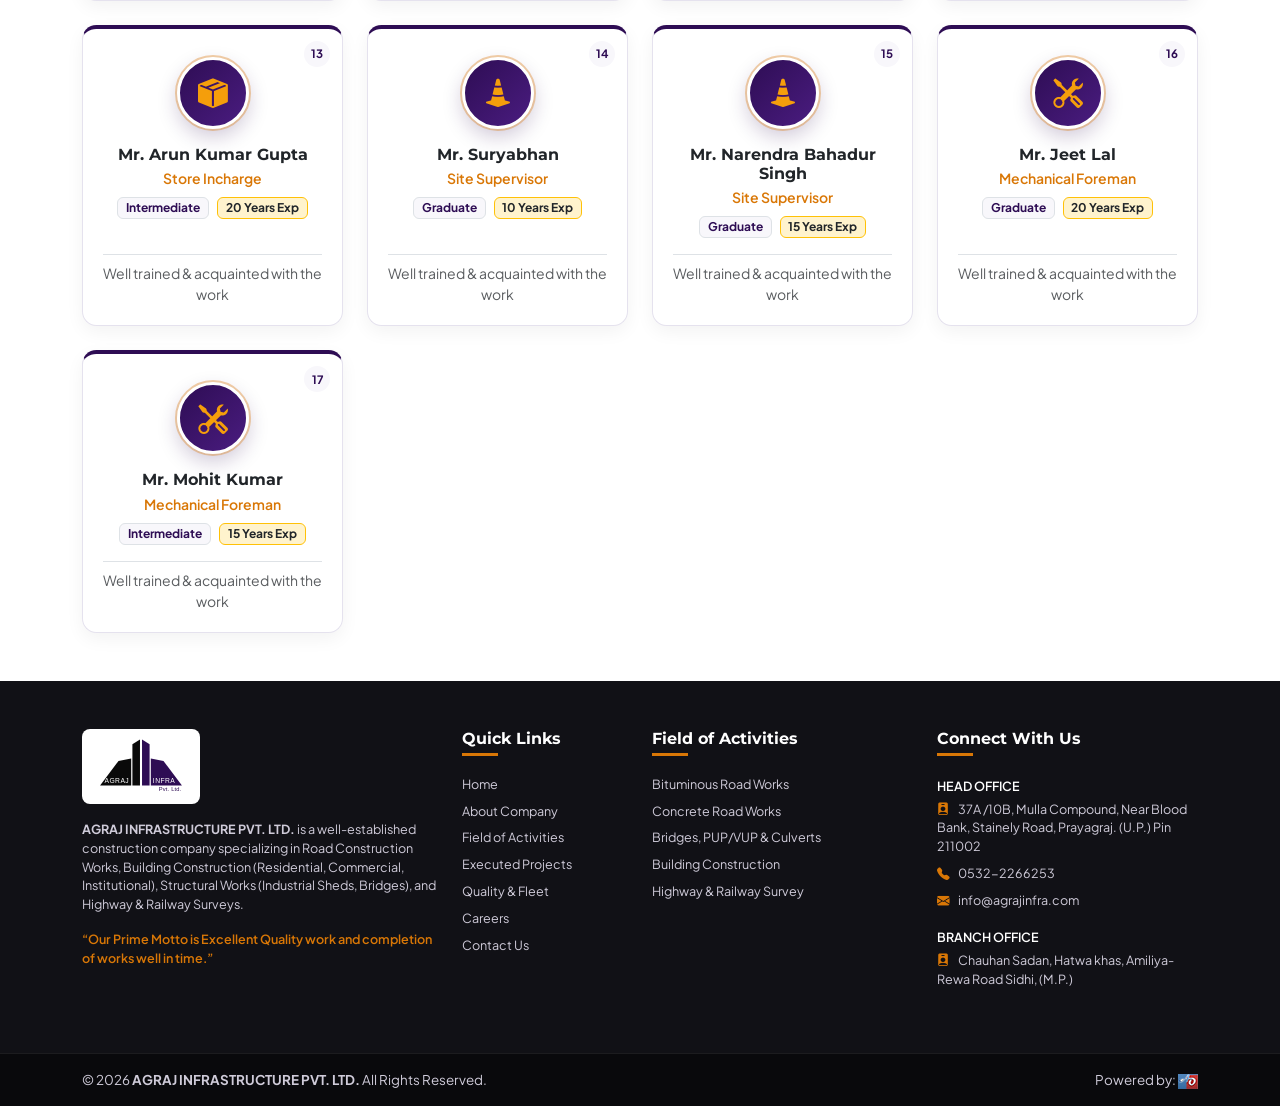
<file: team.html>
<!DOCTYPE html>
<html lang="en">
<head>
  <meta charset="UTF-8">
  <meta name="viewport" content="width=device-width, initial-scale=1.0">
  <title>Team | AGRAJ INFRASTRUCTURE PVT. LTD.</title>
  <meta name="description" content="Executed highway packages (Package-3 & Package-4), Katni–Barhi road minor bridges, building construction, and survey projects by AGRAJ Infrastructure Pvt. Ltd.">
  <meta property="og:title" content="Projects | AGRAJ INFRASTRUCTURE PVT. LTD.">
  <meta property="og:description" content="Executed highway packages (Package-3 & Package-4), Katni–Barhi road minor bridges, building construction, and survey projects by AGRAJ Infrastructure Pvt. Ltd.">
  <meta property="og:type" content="website">
  <link rel="icon" type="image/svg+xml" href="assets/images/logo.svg">

  <!-- Google Fonts -->
  <link rel="preconnect" href="https://fonts.googleapis.com">
  <link rel="preconnect" href="https://fonts.gstatic.com" crossorigin>
  <link href="https://fonts.googleapis.com/css2?family=Montserrat:wght@600;700;800&family=Plus+Jakarta+Sans:wght@400;500;600;700&display=swap" rel="stylesheet">

  <!-- Bootstrap 5.3 CSS & Bootstrap Icons -->
  <link href="https://cdn.jsdelivr.net/npm/bootstrap@5.3.3/dist/css/bootstrap.min.css" rel="stylesheet">
  <link href="https://cdn.jsdelivr.net/npm/bootstrap-icons@1.11.3/font/bootstrap-icons.min.css" rel="stylesheet">

  <!-- Custom Stylesheet -->
  <link href="assets/css/style.css" rel="stylesheet">
</head>
<body>

  <!-- Top Utility Bar -->
  <div class="top-utility-bar py-2 d-none d-md-block">
    <div class="container d-flex justify-content-between align-items-center flex-wrap gap-2">
      <div class="d-flex align-items-center gap-4">
        <span><i class="bi bi-award-fill text-brand-amber me-1"></i>Legacy Since 1997 (M/s Raj Associates) &bull; Incorporated 2012</span>
        <a href="tel:05322266253"><i class="bi bi-telephone-fill text-brand-amber me-1"></i>0532-2266253</a>
        <a href="mailto:info@agrajinfra.com"><i class="bi bi-envelope-fill text-brand-amber me-1"></i>info@agrajinfra.com</a>
      </div>
      <div class="d-flex align-items-center gap-3">
        <a href="careers.html" class="small">Careers</a>
        <span class="opacity-50">|</span>
        <a href="contact.html" class="small">Tenders &amp; Inquiries</a>
      </div>
    </div>
  </div>

  <header class="sticky-top">
    <nav class="navbar navbar-expand-lg main-navbar">
  <div class="container-fluid">
     <a class="navbar-brand d-flex align-items-center gap-2" href="index.html">
          <img src="assets/images/logo.svg" alt="AGRAJ Infrastructure Pvt. Ltd." class="brand-logo-img">
          <div class="brand-text-wrap d-none d-sm-block">
            <span class="brand-title">AGRAJ INFRASTRUCTURE</span>
            <span class="brand-subtitle">Highways, Buildings &amp; Survey</span>
          </div>
        </a>
    <button class="navbar-toggler border-0" type="button" data-bs-toggle="offcanvas" data-bs-target="#offcanvasNavbar" aria-controls="offcanvasNavbar" aria-label="Toggle navigation">
      <span class="navbar-toggler-icon"></span>
    </button>
    <div class="offcanvas offcanvas-end" tabindex="-1" id="offcanvasNavbar" aria-labelledby="offcanvasNavbarLabel">
      <div class="offcanvas-header">
        <div class="d-flex align-items-center gap-2" id="mobileNavDrawerLabel">
        <div class="bg-white rounded px-2 py-1">
          <img src="assets/images/logo.svg" alt="AGRAJ Infra" height="36">
        </div>
        <span class="fw-bold small">AGRAJ INFRA PVT. LTD.</span>
      </div>
        <button type="button" class="btn-close" data-bs-dismiss="offcanvas" aria-label="Close"></button>
      </div>
      <div class="offcanvas-body">
        <ul class="navbar-nav justify-content-end flex-grow-1 pe-3">
          <li class="nav-item"><a class="nav-link " href="index.html">Home</a></li>
            <li class="nav-item dropdown">
              <a class="nav-link  d-flex justify-content-between" href="#" role="button" data-bs-toggle="dropdown" aria-expanded="false">
                <span class="me-2">About</span>
                 <i class="bi bi-chevron-down"></i>
              </a>
              <ul class="dropdown-menu dropdown-menu-services">
               
                <li><a class="dropdown-item" href="about.html">About Us</a></li>
                <li><a class="dropdown-item" href="team.html">Our Team</a></li>
                
              </ul>
            </li>
            <li class="nav-item dropdown">
              <a class="nav-link  d-flex justify-content-between" href="services.html" role="button" data-bs-toggle="dropdown" aria-expanded="false">
                <span class="me-2">Field of Activities</span>
                 <i class="bi bi-chevron-down"></i>
              </a>
              <ul class="dropdown-menu dropdown-menu-services">
                <li><a class="dropdown-item fw-bold text-brand-purple" href="services.html"><i class="bi bi-grid-fill me-2 text-brand-amber"></i>All Activities Overview</a></li>
                <li><hr class="dropdown-divider"></li>
                <li><a class="dropdown-item" href="service-detail.html?service=bituminous">Bituminous Road Works (GSB/WMM/DBM/BC)</a></li>
                <li><a class="dropdown-item" href="service-detail.html?service=concrete">Concrete Road Works (GSB/DLC/PQC)</a></li>
                <li><a class="dropdown-item" href="service-detail.html?service=structures">Bridges, PUP/VUP &amp; Cross Drainage</a></li>
                <li><a class="dropdown-item" href="service-detail.html?service=buildings">Building Works (Commercial / Residential)</a></li>
                <li><a class="dropdown-item" href="service-detail.html?service=survey">Highway &amp; Railway Survey Works</a></li>
              </ul>
            </li>
            <li class="nav-item"><a class="nav-link active" href="projects.html">Projects</a></li>
            <li class="nav-item"><a class="nav-link " href="quality-safety.html">Quality &amp; Fleet</a></li>
            <li class="nav-item"><a class="nav-link " href="careers.html">Careers</a></li>
            <li class="nav-item"><a class="nav-link " href="contact.html">Contact</a></li>

        </ul>
        <div class="d-flex">
         <button class="btn btn-brand-amber btn-sm px-3 py-2 rounded-pill" data-bs-toggle="modal" data-bs-target="#quoteModal" data-open-quote>
                <i class="bi bi-file-earmark-text me-1"></i>Request Quote
              </button>
        </div>
      </div>
    </div>
  </div>
</nav>
  </header>

  <!-- Main Content -->
  <main>
    <!-- Page Hero -->
    <section class="page-hero">
      <div class="container">
        <nav aria-label="breadcrumb">
          <ol class="breadcrumb mb-2">
            <li class="breadcrumb-item"><a href="index.html">Home</a></li>
            <li class="breadcrumb-item active" aria-current="page">Our Team</li>
          </ol>
        </nav>
        <h1 class="display-5 fw-bold mb-2">Technical & Non-Technical Staff</h1>
        <p class="lead text-white-50 mb-0">Our staff is well trained and acquainted with the work—delivering excellence across every project.</p>
      </div>
    </section>

    <!-- Team Highlights Strip -->
    <section class="py-4 bg-brand-lavender border-bottom">
      <div class="container">
        <div class="row g-3 text-center">
          <div class="col-6 col-md-3">
            <div class="p-3 bg-white rounded-3 border h-100">
              <div class="fs-3 fw-bold text-brand-purple">17</div>
              <small class="text-muted fw-semibold text-uppercase">Key Personnel</small>
            </div>
          </div>
          <div class="col-6 col-md-3">
            <div class="p-3 bg-white rounded-3 border h-100">
              <div class="fs-3 fw-bold text-brand-purple">264+ Yrs</div>
              <small class="text-muted fw-semibold text-uppercase">Combined Experience</small>
            </div>
          </div>
          <div class="col-6 col-md-3">
            <div class="p-3 bg-white rounded-3 border h-100">
              <div class="fs-3 fw-bold text-brand-purple">15.5 Yrs</div>
              <small class="text-muted fw-semibold text-uppercase">Avg. Staff Experience</small>
            </div>
          </div>
          <div class="col-6 col-md-3">
            <div class="p-3 bg-white rounded-3 border h-100">
              <div class="fs-3 fw-bold text-brand-amber">100%</div>
              <small class="text-muted fw-semibold text-uppercase">Trained & Field-Ready</small>
            </div>
          </div>
        </div>
      </div>
    </section>


    <!-- Staff Directory Section (Card Style with Centered Circle Icon) -->
<section class="py-5">
  <div class="container">


    <!-- Staff Remark Callout -->
    <div class="alert border-0 shadow-sm rounded-3 d-flex align-items-center gap-3 mb-4" style="background: #F8F7FB; border-left: 4px solid var(--brand-amber) !important;">
      <i class="bi bi-patch-check-fill text-brand-amber fs-4"></i>
      <div class="small">
        <strong class="text-brand-purple">Remarks:</strong> Our staff is well trained and acquainted with the work.
      </div>
    </div>

    <!-- Team Cards Grid -->
    <div class="row g-4" id="teamCardsGrid">

      <!-- 01 -->
      <div class="col-sm-6 col-lg-4 col-xl-3 team-card-col" data-dept="management">
        <div class="team-member-card text-center h-100 d-flex flex-column">
          <span class="team-sn-badge">01</span>
          <div class="team-icon-circle mx-auto mb-3"><i class="bi bi-person-workspace"></i></div>
          <h6 class="fw-bold text-dark mb-1">Mr. Sudhir Singh Chauhan</h6>
          <div class="small fw-semibold text-brand-amber mb-2">Project Manager</div>
          <div class="d-flex justify-content-center flex-wrap gap-2 mb-3">
            <span class="badge bg-brand-lavender text-brand-purple border">B.Tech</span>
            <span class="badge bg-warning-subtle text-dark border border-warning">13 Years Exp</span>
          </div>
          <p class="small text-muted mt-auto pt-2 border-top mb-0">Well trained & acquainted with the work</p>
        </div>
      </div>

      <!-- 02 -->
      <div class="col-sm-6 col-lg-4 col-xl-3 team-card-col" data-dept="management">
        <div class="team-member-card text-center h-100 d-flex flex-column">
          <span class="team-sn-badge">02</span>
          <div class="team-icon-circle mx-auto mb-3"><i class="bi bi-person-workspace"></i></div>
          <h6 class="fw-bold text-dark mb-1">Mr. Arpit Singh Chauhan</h6>
          <div class="small fw-semibold text-brand-amber mb-2">Project Manager</div>
          <div class="d-flex justify-content-center flex-wrap gap-2 mb-3">
            <span class="badge bg-brand-lavender text-brand-purple border">B.Tech</span>
            <span class="badge bg-warning-subtle text-dark border border-warning">12 Years Exp</span>
          </div>
          <p class="small text-muted mt-auto pt-2 border-top mb-0">Well trained & acquainted with the work</p>
        </div>
      </div>

      <!-- 03 -->
      <div class="col-sm-6 col-lg-4 col-xl-3 team-card-col" data-dept="management">
        <div class="team-member-card text-center h-100 d-flex flex-column">
          <span class="team-sn-badge">03</span>
          <div class="team-icon-circle mx-auto mb-3"><i class="bi bi-person-workspace"></i></div>
          <h6 class="fw-bold text-dark mb-1">Mr. Subrat Sahoo</h6>
          <div class="small fw-semibold text-brand-amber mb-2">Project Manager</div>
          <div class="d-flex justify-content-center flex-wrap gap-2 mb-3">
            <span class="badge bg-brand-lavender text-brand-purple border">B.E.</span>
            <span class="badge bg-warning-subtle text-dark border border-warning">20 Years Exp</span>
          </div>
          <p class="small text-muted mt-auto pt-2 border-top mb-0">Well trained & acquainted with the work</p>
        </div>
      </div>

      <!-- 04 -->
      <div class="col-sm-6 col-lg-4 col-xl-3 team-card-col" data-dept="engineering">
        <div class="team-member-card text-center h-100 d-flex flex-column">
          <span class="team-sn-badge">04</span>
          <div class="team-icon-circle mx-auto mb-3"><i class="bi bi-signpost-split-fill"></i></div>
          <h6 class="fw-bold text-dark mb-1">Mr. Dhananjay Panday</h6>
          <div class="small fw-semibold text-brand-amber mb-2">Highway Incharge</div>
          <div class="d-flex justify-content-center flex-wrap gap-2 mb-3">
            <span class="badge bg-brand-lavender text-brand-purple border">Diploma</span>
            <span class="badge bg-warning-subtle text-dark border border-warning">22 Years Exp</span>
          </div>
          <p class="small text-muted mt-auto pt-2 border-top mb-0">Well trained & acquainted with the work</p>
        </div>
      </div>

      <!-- 05 -->
      <div class="col-sm-6 col-lg-4 col-xl-3 team-card-col" data-dept="engineering">
        <div class="team-member-card text-center h-100 d-flex flex-column">
          <span class="team-sn-badge">05</span>
          <div class="team-icon-circle mx-auto mb-3"><i class="bi bi-diagram-3-fill"></i></div>
          <h6 class="fw-bold text-dark mb-1">Mr. Pushp Raj Singh Parihar</h6>
          <div class="small fw-semibold text-brand-amber mb-2">Structure Incharge</div>
          <div class="d-flex justify-content-center flex-wrap gap-2 mb-3">
            <span class="badge bg-brand-lavender text-brand-purple border">Diploma</span>
            <span class="badge bg-warning-subtle text-dark border border-warning">20 Years Exp</span>
          </div>
          <p class="small text-muted mt-auto pt-2 border-top mb-0">Well trained & acquainted with the work</p>
        </div>
      </div>

      <!-- 06 -->
      <div class="col-sm-6 col-lg-4 col-xl-3 team-card-col" data-dept="engineering">
        <div class="team-member-card text-center h-100 d-flex flex-column">
          <span class="team-sn-badge">06</span>
          <div class="team-icon-circle mx-auto mb-3"><i class="bi bi-buildings-fill"></i></div>
          <h6 class="fw-bold text-dark mb-1">Mr. Sailesh Singh</h6>
          <div class="small fw-semibold text-brand-amber mb-2">Building Engineer</div>
          <div class="d-flex justify-content-center flex-wrap gap-2 mb-3">
            <span class="badge bg-brand-lavender text-brand-purple border">B.Tech</span>
            <span class="badge bg-warning-subtle text-dark border border-warning">15 Years Exp</span>
          </div>
          <p class="small text-muted mt-auto pt-2 border-top mb-0">Well trained & acquainted with the work</p>
        </div>
      </div>

      <!-- 07 -->
      <div class="col-sm-6 col-lg-4 col-xl-3 team-card-col" data-dept="engineering">
        <div class="team-member-card text-center h-100 d-flex flex-column">
          <span class="team-sn-badge">07</span>
          <div class="team-icon-circle mx-auto mb-3"><i class="bi bi-buildings-fill"></i></div>
          <h6 class="fw-bold text-dark mb-1">Mr. Harikesh</h6>
          <div class="small fw-semibold text-brand-amber mb-2">Building Engineer</div>
          <div class="d-flex justify-content-center flex-wrap gap-2 mb-3">
            <span class="badge bg-brand-lavender text-brand-purple border">B.Tech</span>
            <span class="badge bg-warning-subtle text-dark border border-warning">10 Years Exp</span>
          </div>
          <p class="small text-muted mt-auto pt-2 border-top mb-0">Well trained & acquainted with the work</p>
        </div>
      </div>

      <!-- 08 -->
      <div class="col-sm-6 col-lg-4 col-xl-3 team-card-col" data-dept="finance">
        <div class="team-member-card text-center h-100 d-flex flex-column">
          <span class="team-sn-badge">08</span>
          <div class="team-icon-circle mx-auto mb-3"><i class="bi bi-bank2"></i></div>
          <h6 class="fw-bold text-dark mb-1">Mr. Mansha Ram Gupta</h6>
          <div class="small fw-semibold text-brand-amber mb-2">GM Finance</div>
          <div class="d-flex justify-content-center flex-wrap gap-2 mb-3">
            <span class="badge bg-brand-lavender text-brand-purple border">CA</span>
            <span class="badge bg-warning-subtle text-dark border border-warning">23 Years Exp</span>
          </div>
          <p class="small text-muted mt-auto pt-2 border-top mb-0">Well trained & acquainted with the work</p>
        </div>
      </div>

      <!-- 09 -->
      <div class="col-sm-6 col-lg-4 col-xl-3 team-card-col" data-dept="finance">
        <div class="team-member-card text-center h-100 d-flex flex-column">
          <span class="team-sn-badge">09</span>
          <div class="team-icon-circle mx-auto mb-3"><i class="bi bi-graph-up-arrow"></i></div>
          <h6 class="fw-bold text-dark mb-1">Mr. Amrej Kumar</h6>
          <div class="small fw-semibold text-brand-amber mb-2">Finance Manager</div>
          <div class="d-flex justify-content-center flex-wrap gap-2 mb-3">
            <span class="badge bg-brand-lavender text-brand-purple border">M.Com</span>
            <span class="badge bg-warning-subtle text-dark border border-warning">20 Years Exp</span>
          </div>
          <p class="small text-muted mt-auto pt-2 border-top mb-0">Well trained & acquainted with the work</p>
        </div>
      </div>

      <!-- 10 -->
      <div class="col-sm-6 col-lg-4 col-xl-3 team-card-col" data-dept="finance">
        <div class="team-member-card text-center h-100 d-flex flex-column">
          <span class="team-sn-badge">10</span>
          <div class="team-icon-circle mx-auto mb-3"><i class="bi bi-calculator-fill"></i></div>
          <h6 class="fw-bold text-dark mb-1">Mr. Arvind Singh</h6>
          <div class="small fw-semibold text-brand-amber mb-2">Accountant</div>
          <div class="d-flex justify-content-center flex-wrap gap-2 mb-3">
            <span class="badge bg-brand-lavender text-brand-purple border">Graduate</span>
            <span class="badge bg-warning-subtle text-dark border border-warning">15 Years Exp</span>
          </div>
          <p class="small text-muted mt-auto pt-2 border-top mb-0">Well trained & acquainted with the work</p>
        </div>
      </div>

      <!-- 11 -->
      <div class="col-sm-6 col-lg-4 col-xl-3 team-card-col" data-dept="finance">
        <div class="team-member-card text-center h-100 d-flex flex-column">
          <span class="team-sn-badge">11</span>
          <div class="team-icon-circle mx-auto mb-3"><i class="bi bi-calculator-fill"></i></div>
          <h6 class="fw-bold text-dark mb-1">Mr. Varun Yadav</h6>
          <div class="small fw-semibold text-brand-amber mb-2">Accountant</div>
          <div class="d-flex justify-content-center flex-wrap gap-2 mb-3">
            <span class="badge bg-brand-lavender text-brand-purple border">Graduate</span>
            <span class="badge bg-warning-subtle text-dark border border-warning">2 Years Exp</span>
          </div>
          <p class="small text-muted mt-auto pt-2 border-top mb-0">Well trained & acquainted with the work</p>
        </div>
      </div>

      <!-- 12 -->
      <div class="col-sm-6 col-lg-4 col-xl-3 team-card-col" data-dept="site">
        <div class="team-member-card text-center h-100 d-flex flex-column">
          <span class="team-sn-badge">12</span>
          <div class="team-icon-circle mx-auto mb-3"><i class="bi bi-cone-striped"></i></div>
          <h6 class="fw-bold text-dark mb-1">Mr. Akhilesh Verma</h6>
          <div class="small fw-semibold text-brand-amber mb-2">Site Supervisor</div>
          <div class="d-flex justify-content-center flex-wrap gap-2 mb-3">
            <span class="badge bg-brand-lavender text-brand-purple border">Intermediate</span>
            <span class="badge bg-warning-subtle text-dark border border-warning">12 Years Exp</span>
          </div>
          <p class="small text-muted mt-auto pt-2 border-top mb-0">Well trained & acquainted with the work</p>
        </div>
      </div>

      <!-- 13 -->
      <div class="col-sm-6 col-lg-4 col-xl-3 team-card-col" data-dept="site">
        <div class="team-member-card text-center h-100 d-flex flex-column">
          <span class="team-sn-badge">13</span>
          <div class="team-icon-circle mx-auto mb-3"><i class="bi bi-box-seam-fill"></i></div>
          <h6 class="fw-bold text-dark mb-1">Mr. Arun Kumar Gupta</h6>
          <div class="small fw-semibold text-brand-amber mb-2">Store Incharge</div>
          <div class="d-flex justify-content-center flex-wrap gap-2 mb-3">
            <span class="badge bg-brand-lavender text-brand-purple border">Intermediate</span>
            <span class="badge bg-warning-subtle text-dark border border-warning">20 Years Exp</span>
          </div>
          <p class="small text-muted mt-auto pt-2 border-top mb-0">Well trained & acquainted with the work</p>
        </div>
      </div>

      <!-- 14 -->
      <div class="col-sm-6 col-lg-4 col-xl-3 team-card-col" data-dept="site">
        <div class="team-member-card text-center h-100 d-flex flex-column">
          <span class="team-sn-badge">14</span>
          <div class="team-icon-circle mx-auto mb-3"><i class="bi bi-cone-striped"></i></div>
          <h6 class="fw-bold text-dark mb-1">Mr. Suryabhan</h6>
          <div class="small fw-semibold text-brand-amber mb-2">Site Supervisor</div>
          <div class="d-flex justify-content-center flex-wrap gap-2 mb-3">
            <span class="badge bg-brand-lavender text-brand-purple border">Graduate</span>
            <span class="badge bg-warning-subtle text-dark border border-warning">10 Years Exp</span>
          </div>
          <p class="small text-muted mt-auto pt-2 border-top mb-0">Well trained & acquainted with the work</p>
        </div>
      </div>

      <!-- 15 -->
      <div class="col-sm-6 col-lg-4 col-xl-3 team-card-col" data-dept="site">
        <div class="team-member-card text-center h-100 d-flex flex-column">
          <span class="team-sn-badge">15</span>
          <div class="team-icon-circle mx-auto mb-3"><i class="bi bi-cone-striped"></i></div>
          <h6 class="fw-bold text-dark mb-1">Mr. Narendra Bahadur Singh</h6>
          <div class="small fw-semibold text-brand-amber mb-2">Site Supervisor</div>
          <div class="d-flex justify-content-center flex-wrap gap-2 mb-3">
            <span class="badge bg-brand-lavender text-brand-purple border">Graduate</span>
            <span class="badge bg-warning-subtle text-dark border border-warning">15 Years Exp</span>
          </div>
          <p class="small text-muted mt-auto pt-2 border-top mb-0">Well trained & acquainted with the work</p>
        </div>
      </div>

      <!-- 16 -->
      <div class="col-sm-6 col-lg-4 col-xl-3 team-card-col" data-dept="site">
        <div class="team-member-card text-center h-100 d-flex flex-column">
          <span class="team-sn-badge">16</span>
          <div class="team-icon-circle mx-auto mb-3"><i class="bi bi-tools"></i></div>
          <h6 class="fw-bold text-dark mb-1">Mr. Jeet Lal</h6>
          <div class="small fw-semibold text-brand-amber mb-2">Mechanical Foreman</div>
          <div class="d-flex justify-content-center flex-wrap gap-2 mb-3">
            <span class="badge bg-brand-lavender text-brand-purple border">Graduate</span>
            <span class="badge bg-warning-subtle text-dark border border-warning">20 Years Exp</span>
          </div>
          <p class="small text-muted mt-auto pt-2 border-top mb-0">Well trained & acquainted with the work</p>
        </div>
      </div>

      <!-- 17 -->
      <div class="col-sm-6 col-lg-4 col-xl-3 team-card-col" data-dept="site">
        <div class="team-member-card text-center h-100 d-flex flex-column">
          <span class="team-sn-badge">17</span>
          <div class="team-icon-circle mx-auto mb-3"><i class="bi bi-tools"></i></div>
          <h6 class="fw-bold text-dark mb-1">Mr. Mohit Kumar</h6>
          <div class="small fw-semibold text-brand-amber mb-2">Mechanical Foreman</div>
          <div class="d-flex justify-content-center flex-wrap gap-2 mb-3">
            <span class="badge bg-brand-lavender text-brand-purple border">Intermediate</span>
            <span class="badge bg-warning-subtle text-dark border border-warning">15 Years Exp</span>
          </div>
          <p class="small text-muted mt-auto pt-2 border-top mb-0">Well trained & acquainted with the work</p>
        </div>
      </div>

    </div>
  </div>
</section>

  </main>

  <!-- Global Footer -->
  <footer class="site-footer pt-5">
    <div class="container pb-5">
      <div class="row g-4">
        <div class="col-lg-4">
          <div class="footer-logo-box mb-3">
            <img src="assets/images/logo.svg" alt="AGRAJ Infrastructure Pvt. Ltd." height="54">
          </div>
          <p class="small mb-3">
            <strong>AGRAJ INFRASTRUCTURE PVT. LTD.</strong> is a well-established construction company specializing in Road Construction Works, Building Construction (Residential, Commercial, Institutional), Structural Works (Industrial Sheds, Bridges), and Highway &amp; Railway Surveys.
          </p>
          <p class="small text-brand-amber fw-semibold mb-0">
            &ldquo;Our Prime Motto is Excellent Quality work and completion of works well in time.&rdquo;
          </p>
        </div>

        <div class="col-6 col-lg-2">
          <h5>Quick Links</h5>
          <ul class="list-unstyled d-grid gap-2 small">
            <li><a href="index.html">Home</a></li>
            <li><a href="about.html">About Company</a></li>
            <li><a href="services.html">Field of Activities</a></li>
            <li><a href="projects.html">Executed Projects</a></li>
            <li><a href="quality-safety.html">Quality &amp; Fleet</a></li>
            <li><a href="careers.html">Careers</a></li>
            <li><a href="contact.html">Contact Us</a></li>
          </ul>
        </div>

        <div class="col-6 col-lg-3">
          <h5>Field of Activities</h5>
          <ul class="list-unstyled d-grid gap-2 small">
            <li><a href="service-detail.html?service=bituminous">Bituminous Road Works</a></li>
            <li><a href="service-detail.html?service=concrete">Concrete Road Works</a></li>
            <li><a href="service-detail.html?service=structures">Bridges, PUP/VUP &amp; Culverts</a></li>
            <li><a href="service-detail.html?service=buildings">Building Construction</a></li>
            <li><a href="service-detail.html?service=survey">Highway &amp; Railway Survey</a></li>
          </ul>
        </div>

        <div class="col-lg-3">
          <h5>Connect With Us</h5>
          <label class="small text-white fw-semibold mb-1">HEAD OFFICE</label>
          <ul class="list-unstyled d-grid gap-2 small mb-3">
            <li><i class="bi bi-person-badge-fill text-brand-amber me-2"></i>37A /10B, Mulla Compound, Near Blood Bank, Stainely Road, Prayagraj. (U.P.) Pin 211002 </li>
            <li><i class="bi bi-telephone-fill text-brand-amber me-2"></i><a href="tel:05322266253 ">0532-2266253 </a></li>
            <li><i class="bi bi-envelope-fill text-brand-amber me-2"></i><a href="mailto:info@agrajinfra.com">info@agrajinfra.com</a></li>
          </ul>
           <label class="small text-white fw-semibold mb-1">BRANCH OFFICE </label>
           <ul class="list-unstyled d-grid gap-2 small mb-3">
            <li><i class="bi bi-person-badge-fill text-brand-amber me-2"></i>Chauhan Sadan, Hatwa khas, Amiliya-Rewa Road Sidhi, (M.P.)  </li>
          </ul>
        </div>
      </div>
    </div>

    <div class="footer-bottom py-3">
      <div class="container d-flex flex-column flex-md-row justify-content-between align-items-center gap-2">
        <div>&copy; 2026 <strong>AGRAJ INFRASTRUCTURE PVT. LTD.</strong> All Rights Reserved.</div>
        <div class="d-flex gap-3">
          <a href="https://www.aosoftwaresolution.com/" target="_blank" rel="noopener noreferrer">
            Powered by: <img src="assets/images/aoss.png" alt="">
          </a>
        </div>
      </div>
    </div>
  </footer>

  <!-- Global Request Quote Modal -->
  <div class="modal fade" id="quoteModal" tabindex="-1" aria-labelledby="quoteModalLabel" aria-hidden="true">
    <div class="modal-dialog modal-dialog-centered modal-lg">
      <div class="modal-content border-0 shadow-lg">
        <div class="modal-header bg-brand-purple text-white">
          <h5 class="modal-title fw-bold" id="quoteModalLabel">
            <i class="bi bi-file-earmark-spreadsheet text-brand-amber me-2"></i>Request Project Proposal / Inquiry
          </h5>
          <button type="button" class="btn-close btn-close-white" data-bs-dismiss="modal" aria-label="Close"></button>
        </div>
        <form class="needs-validation" novalidate data-success-message="Quote request received! AGRAJ Infrastructure Pvt. Ltd. will respond promptly.">
          <div class="modal-body p-4">
            <div class="row g-3">
              <div class="col-md-6">
                <label class="form-label fw-semibold small">Full Name *</label>
                <input type="text" class="form-control" placeholder="Your full name" required>
                <div class="invalid-feedback">Please enter your name.</div>
              </div>
              <div class="col-md-6">
                <label class="form-label fw-semibold small">Organization / Client *</label>
                <input type="text" class="form-control" placeholder="Company or Department" required>
                <div class="invalid-feedback">Please enter your organization.</div>
              </div>
              <div class="col-md-6">
                <label class="form-label fw-semibold small">Work Email *</label>
                <input type="email" class="form-control" placeholder="name@company.com" required>
                <div class="invalid-feedback">Please enter a valid email.</div>
              </div>
              <div class="col-md-6">
                <label class="form-label fw-semibold small">Phone Number *</label>
                <input type="tel" class="form-control" placeholder="+91 98XXXXXXXX" required>
                <div class="invalid-feedback">Please enter a contact number.</div>
              </div>
              <div class="col-md-6">
                <label class="form-label fw-semibold small">Activity Division *</label>
                <select class="form-select" id="quoteServiceSelect" required>
                  <option value="">Select Field of Activity</option>
                  <option value="Bituminous Road Works">Bituminous Road Works (GSB/WMM/DBM/BC)</option>
                  <option value="Concrete Road Works">Concrete Road Works (GSB/DLC/PQC)</option>
                  <option value="Bridges & Structural Works">Bridges, PUP/VUP &amp; Structural Works</option>
                  <option value="Building Construction">Building Works (Commercial/Residential/Institutional)</option>
                  <option value="Highways & Railways Survey">Highway &amp; Railway Survey Works</option>
                </select>
                <div class="invalid-feedback">Please select a division.</div>
              </div>
              <div class="col-md-6">
                <label class="form-label fw-semibold small">Project Location</label>
                <input type="text" class="form-control" placeholder="City / Highway Corridor">
              </div>
              <div class="col-12">
                <label class="form-label fw-semibold small">Project Scope / Brief *</label>
                <textarea class="form-control" rows="3" placeholder="Share scope of work, chainage, or timeline..." required></textarea>
                <div class="invalid-feedback">Please provide a brief project scope.</div>
              </div>
            </div>
          </div>
          <div class="modal-footer bg-light">
            <button type="button" class="btn btn-outline-secondary" data-bs-dismiss="modal">Cancel</button>
            <button type="submit" class="btn btn-brand-primary px-4">Submit Inquiry</button>
          </div>
        </form>
      </div>
    </div>
  </div>

  <!-- Toast Notification -->
  <div class="toast-container position-fixed bottom-0 start-0 p-3" style="z-index: 1080;">
    <div id="agrajToast" class="toast align-items-center text-bg-dark border-0 shadow-lg" role="alert" aria-live="assertive" aria-atomic="true">
      <div class="d-flex">
        <div class="toast-body d-flex align-items-center gap-2">
          <i class="bi bi-check-circle-fill text-brand-amber fs-5"></i>
          <span id="agrajToastBody">Action completed successfully.</span>
        </div>
        <button type="button" class="btn-close btn-close-white me-2 m-auto" data-bs-dismiss="toast" aria-label="Close"></button>
      </div>
    </div>
  </div>

  <!-- Back to Top -->
  <button id="backToTop" aria-label="Back to top"><i class="bi bi-arrow-up fs-5"></i></button>

  <!-- Bootstrap 5.3 JS Bundle & Main Script -->
  <script src="https://cdn.jsdelivr.net/npm/bootstrap@5.3.3/dist/js/bootstrap.bundle.min.js"></script>
  <script src="assets/js/main.js"></script>
  <script src="assets/js/projects-data.js"></script>
</body>
</html>
</file>
<file: assets/css/style.css>
/* ==========================================================================
   AGRAJ INFRASTRUCTURE PVT. LTD. - Master Stylesheet (Bootstrap 5.3)
   Brand Palette: Deep Royal Purple (#2E0D54), Charcoal Black (#111116),
                  Engineering Amber/Gold (#D97706 / #F59E0B), Lavender (#F8F7FB)
   ========================================================================== */

:root {
  --brand-purple: #2E0D54;
  --brand-purple-dark: #1E0738;
  --brand-purple-light: #4A1C80;
  --brand-black: #111116;
  --brand-amber: #D97706;
  --brand-amber-bright: #F59E0B;
  --brand-lavender: #F8F7FB;
  --text-dark: #1E1E24;
  --text-muted: #5A5A6E;
  --border-soft: #E5E2EE;
}

html { scroll-behavior: smooth; }

body {
  font-family: 'Plus Jakarta Sans', 'Segoe UI', system-ui, -apple-system, sans-serif;
  color: var(--text-dark);
  background-color: #FFFFFF;
  overflow-x: hidden;
}

h1, h2, h3, h4, h5, h6, .navbar-brand {
  font-family: 'Montserrat', 'Segoe UI', sans-serif;
}

.bg-brand-purple { background-color: var(--brand-purple) !important; }
.bg-brand-black { background-color: var(--brand-black) !important; }
.bg-brand-lavender { background-color: var(--brand-lavender) !important; }
.text-brand-purple { color: var(--brand-purple) !important; }
.text-brand-amber { color: var(--brand-amber) !important; }

.btn-brand-primary {
  background-color: var(--brand-purple);
  border-color: var(--brand-purple);
  color: #FFFFFF;
  font-weight: 600;
  transition: all 0.25s ease;
}
.btn-brand-primary:hover, .btn-brand-primary:focus {
  background-color: var(--brand-purple-dark);
  border-color: var(--brand-purple-dark);
  color: #FFFFFF;
  transform: translateY(-1px);
  box-shadow: 0 6px 18px rgba(46, 13, 84, 0.25);
}

.btn-brand-amber {
  background-color: var(--brand-amber);
  border-color: var(--brand-amber);
  color: #FFFFFF;
  font-weight: 600;
  transition: all 0.25s ease;
}
.btn-brand-amber:hover, .btn-brand-amber:focus {
  background-color: #B45309;
  border-color: #B45309;
  color: #FFFFFF;
  transform: translateY(-1px);
  box-shadow: 0 6px 18px rgba(217, 119, 6, 0.3);
}

.btn-outline-brand {
  border: 2px solid var(--brand-purple);
  color: var(--brand-purple);
  font-weight: 600;
  transition: all 0.25s ease;
}
.btn-outline-brand:hover {
  background-color: var(--brand-purple);
  color: #FFFFFF;
}

/* Top Utility Bar */
.top-utility-bar {
  background-color: var(--brand-black);
  color: #E2E0EA;
  font-size: 0.83rem;
  border-bottom: 2px solid var(--brand-amber);
}
.top-utility-bar a {
  color: #E2E0EA;
  text-decoration: none;
  transition: color 0.2s;
}
.top-utility-bar a:hover { color: var(--brand-amber-bright); }

/* Navbar */
.main-navbar {
  background-color: #FFFFFF;
  box-shadow: 0 4px 20px rgba(17, 17, 22, 0.08);
  padding: 0.6rem 0;
  transition: padding 0.25s ease, box-shadow 0.25s ease;
}
.main-navbar.scrolled {
  padding: 0.4rem 0;
  box-shadow: 0 8px 28px rgba(17, 17, 22, 0.14);
}
.brand-logo-img {
  height: 52px;
  width: auto;
  display: block;
}
.brand-text-wrap { line-height: 1.1; }
.brand-title {
  font-size: 1.05rem;
  font-weight: 800;
  color: var(--brand-purple);
  letter-spacing: 0.4px;
  display: block;
}
.brand-subtitle {
  font-size: 0.7rem;
  font-weight: 600;
  color: var(--brand-amber);
  letter-spacing: 1.2px;
  text-transform: uppercase;
  display: block;
}

.main-navbar .nav-link {
  color: var(--brand-black);
  font-weight: 600;
  font-size: 0.92rem;
  padding: 0.6rem 0.95rem !important;
  position: relative;
  transition: color 0.2s ease;
}


@media screen and (min-width:600px)  {
  .main-navbar .nav-link:hover,
.main-navbar .nav-link.active { color: var(--brand-purple); }
.main-navbar .nav-link.active::after {
  content: '';
  position: absolute;
  bottom: 0;
  left: 0.95rem;
  right: 0.95rem;
  height: 3px;
  background-color: var(--brand-amber);
  border-radius: 2px;
}
}

/* Desktop Hover Dropdown (>= 992px) */
@media (min-width: 992px) {
  .navbar .dropdown:hover > .dropdown-menu {
    display: block;
    margin-top: 0;
    animation: fadeDownMenu 0.2s ease forwards;
  }
}
@keyframes fadeDownMenu {
  from { opacity: 0; transform: translateY(8px); }
  to { opacity: 1; transform: translateY(0); }
}

.dropdown-menu-services {
  border: none;
  border-top: 3px solid var(--brand-amber);
  border-radius: 0.5rem;
  box-shadow: 0 14px 34px rgba(17, 17, 22, 0.15);
  min-width: 280px;
  padding: 0.5rem 0;
}
.dropdown-menu-services .dropdown-item {
  padding: 0.55rem 1.25rem;
  font-size: 0.88rem;
  font-weight: 500;
  color: var(--text-dark);
  transition: all 0.2s ease;
}
.dropdown-menu-services .dropdown-item:hover {
  background-color: var(--brand-lavender);
  color: var(--brand-purple);
  padding-left: 1.5rem;
}

/* Mobile Offcanvas Drawer */
.offcanvas-brand {
  background-color: var(--brand-black);
  color: #FFFFFF;
}
.offcanvas-brand .nav-link {
  color: #E5E2EE;
  font-weight: 600;
  padding: 0.7rem 0.5rem;
  border-bottom: 1px solid rgba(255, 255, 255, 0.08);
}
.offcanvas-brand .nav-link.active,
.offcanvas-brand .nav-link:hover { color: var(--brand-amber-bright); }

/* Hero Carousel */
.hero-carousel .carousel-item {
  height: 600px;
  min-height: 480px;
  background-size: cover;
  background-position: center;
  position: relative;
}
.hero-overlay {
  position: absolute;
  inset: 0;
  background: linear-gradient(100deg, rgba(17, 17, 22, 0.9) 0%, rgba(46, 13, 84, 0.78) 55%, rgba(17, 17, 22, 0.45) 100%);
}
.hero-content {
  position: relative;
  z-index: 2;
  max-width: 780px;
}
.hero-badge {
  display: inline-block;
  background: rgba(217, 119, 6, 0.2);
  border: 1px solid var(--brand-amber-bright);
  color: var(--brand-amber-bright);
  font-size: 0.78rem;
  font-weight: 700;
  letter-spacing: 1.5px;
  text-transform: uppercase;
  padding: 0.4rem 1rem;
  border-radius: 50px;
}

/* Sub-page Banner */
.page-hero {
  background: linear-gradient(110deg, var(--brand-black) 0%, var(--brand-purple) 70%, var(--brand-purple-light) 100%);
  color: #FFFFFF;
  padding: 4.5rem 0 3.75rem;
  position: relative;
  overflow: hidden;
}
.page-hero::after {
  content: '';
  position: absolute;
  bottom: 0;
  left: 0;
  right: 0;
  height: 4px;
  background: linear-gradient(90deg, var(--brand-amber), var(--brand-amber-bright), var(--brand-purple-light));
}
.page-hero .breadcrumb-item,
.page-hero .breadcrumb-item a {
  color: #D8D3E8;
  text-decoration: none;
  font-size: 0.9rem;
}
.page-hero .breadcrumb-item.active {
  color: var(--brand-amber-bright);
  font-weight: 600;
}
.page-hero .breadcrumb-item + .breadcrumb-item::before { color: rgba(255, 255, 255, 0.45); }

/* Overlapping Stats Bar */
.stats-overlap {
  margin-top: -58px;
  position: relative;
  z-index: 10;
}
.stats-card {
  background: #FFFFFF;
  border-radius: 0.75rem;
  box-shadow: 0 16px 40px rgba(17, 17, 22, 0.12);
  border-top: 4px solid var(--brand-amber);
}
.stat-number {
  font-size: 2.2rem;
  font-weight: 800;
  color: var(--brand-purple);
  line-height: 1.1;
}
.stat-label {
  font-size: 0.85rem;
  font-weight: 600;
  color: var(--text-muted);
  text-transform: uppercase;
  letter-spacing: 0.5px;
}

/* Section Headers */
.section-eyebrow {
  color: var(--brand-amber);
  font-weight: 700;
  font-size: 0.82rem;
  text-transform: uppercase;
  letter-spacing: 1.8px;
  display: inline-block;
  margin-bottom: 0.5rem;
}
.section-title {
  font-weight: 800;
  color: var(--brand-black);
  margin-bottom: 1rem;
}
.title-accent {
  width: 64px;
  height: 4px;
  background: linear-gradient(90deg, var(--brand-purple), var(--brand-amber));
  border-radius: 2px;
}

/* Cards */
.service-card,
.project-card,
.pillar-card,
.office-card,
.job-card,
.leader-card {
  background: #FFFFFF;
  border: 1px solid var(--border-soft);
  border-radius: 0.75rem;
  transition: transform 0.25s ease, box-shadow 0.25s ease, border-color 0.25s ease;
}
.service-card:hover,
.project-card:hover,
.pillar-card:hover,
.job-card:hover,
.leader-card:hover {
  transform: translateY(-6px);
  box-shadow: 0 18px 36px rgba(46, 13, 84, 0.12);
  border-color: rgba(46, 13, 84, 0.25);
}
.service-icon-box {
  width: 58px;
  height: 58px;
  border-radius: 0.75rem;
  background: var(--brand-lavender);
  color: var(--brand-purple);
  display: flex;
  align-items: center;
  justify-content: center;
  font-size: 1.65rem;
  transition: all 0.25s ease;
}
.service-card:hover .service-icon-box {
  background: var(--brand-purple);
  color: var(--brand-amber-bright);
}

.project-img-wrap {
  position: relative;
  height: 220px;
  overflow: hidden;
  border-radius: 0.75rem 0.75rem 0 0;
}
.project-img-wrap img {
  width: 100%;
  height: 100%;
  object-fit: cover;
  transition: transform 0.4s ease;
}
.project-card:hover .project-img-wrap img { transform: scale(1.06); }
.project-status-badge {
  position: absolute;
  top: 14px;
  right: 14px;
  font-size: 0.72rem;
  font-weight: 700;
  letter-spacing: 0.5px;
  padding: 0.35rem 0.75rem;
  border-radius: 50px;
}

.filter-btn {
  border: 1px solid var(--border-soft);
  background: #FFFFFF;
  color: var(--text-dark);
  font-weight: 600;
  font-size: 0.86rem;
  padding: 0.45rem 1.1rem;
  border-radius: 50px;
  transition: all 0.2s ease;
}
.filter-btn:hover,
.filter-btn.active {
  background: var(--brand-purple);
  border-color: var(--brand-purple);
  color: #FFFFFF;
}

/* Timeline */
.timeline-item {
  border-left: 3px solid var(--brand-purple);
  padding-left: 1.5rem;
  padding-bottom: 1.75rem;
  position: relative;
}
.timeline-item::before {
  content: '';
  position: absolute;
  left: -9px;
  top: 4px;
  width: 15px;
  height: 15px;
  border-radius: 50%;
  background: var(--brand-amber);
  border: 3px solid #FFFFFF;
  box-shadow: 0 0 0 2px var(--brand-purple);
}
.timeline-item:last-child { padding-bottom: 0; }

/* Motto Callout */
.motto-box {
  background: linear-gradient(120deg, var(--brand-purple) 0%, var(--brand-purple-dark) 100%);
  border-left: 5px solid var(--brand-amber-bright);
  color: #FFFFFF;
}

/* CTA Banner */
.cta-banner {
  background: linear-gradient(120deg, var(--brand-black) 0%, var(--brand-purple) 100%);
  color: #FFFFFF;
  position: relative;
  overflow: hidden;
}

/* Footer */
.site-footer {
  background-color: var(--brand-black);
  color: #CFCBD9;
  font-size: 0.9rem;
}
.footer-logo-box {
  background: #FFFFFF;
  padding: 0.65rem 1rem;
  border-radius: 0.5rem;
  display: inline-block;
}
.site-footer h5 {
  color: #FFFFFF;
  font-weight: 700;
  font-size: 1rem;
  margin-bottom: 1.15rem;
  position: relative;
  padding-bottom: 0.5rem;
}
.site-footer h5::after {
  content: '';
  position: absolute;
  left: 0;
  bottom: 0;
  width: 36px;
  height: 3px;
  background-color: var(--brand-amber);
}
.site-footer a {
  color: #CFCBD9;
  text-decoration: none;
  transition: color 0.2s ease, padding-left 0.2s ease;
}
.site-footer a:hover {
  color: var(--brand-amber-bright);
  padding-left: 4px;
}
.footer-bottom {
  background-color: #09090C;
  border-top: 1px solid rgba(255, 255, 255, 0.08);
  font-size: 0.84rem;
}

#backToTop {
  position: fixed;
  bottom: 24px;
  right: 24px;
  width: 46px;
  height: 46px;
  border-radius: 50%;
  background-color: var(--brand-purple);
  color: #FFFFFF;
  border: 2px solid var(--brand-amber);
  display: none;
  align-items: center;
  justify-content: center;
  z-index: 1030;
  box-shadow: 0 8px 20px rgba(17, 17, 22, 0.3);
  transition: all 0.25s ease;
}
#backToTop:hover {
  background-color: var(--brand-amber);
  transform: translateY(-3px);
}

.equipment-badge {
  background: #FFFFFF;
  border: 1px solid var(--border-soft);
  border-radius: 0.65rem;
  padding: 0.9rem 1rem;
  font-weight: 600;
  font-size: 0.9rem;
  color: var(--brand-purple);
  display: flex;
  align-items: center;
  gap: 0.6rem;
  transition: all 0.2s ease;
}
.equipment-badge:hover {
  border-color: var(--brand-amber);
  box-shadow: 0 8px 18px rgba(46, 13, 84, 0.08);
}

@media (max-width: 767.98px) {
  .hero-carousel .carousel-item { height: 500px; }
  .stats-overlap { margin-top: 1.5rem; }
}


/* Gallery Cards & Lightbox */
.gallery-card {
  position: relative;
  height: 260px;
  
  overflow: hidden;
  cursor: pointer;
 
  transition: transform 0.25s ease, box-shadow 0.25s ease;
}

.gallery-card:hover {
  transform: translateY(-5px);
 
}

.gallery-card img {
  width: 100%;
  height: 100%;
  object-fit: cover;
  transition: transform 0.45s ease;
  border-radius: 0.75rem;
}

.gallery-card:hover img {
  transform: scale(1.08);
   box-shadow: 0 18px 34px rgba(46, 13, 84, 0.18);
    border: 1px solid var(--border-soft);
  box-shadow: 0 8px 24px rgba(17, 17, 22, 0.534);
}

.gallery-overlay {
  position: absolute;
  inset: 0;
  background: linear-gradient(180deg, rgba(17, 17, 22, 0.08) 35%, rgba(46, 13, 84, 0.92) 100%);
  display: flex;
  flex-direction: column;
  justify-content: flex-end;
  align-items: flex-start;
  padding: 1.25rem;
  opacity: 0.92;
  transition: opacity 0.25s ease;
}

.gallery-card:hover .gallery-overlay {
  opacity: 1;
}

.lb-nav-btn {
  width: 42px;
  height: 42px;
  display: flex;
  align-items: center;
  justify-content: center;
  border: 1px solid rgba(255, 255, 255, 0.25);
}


/* Ongoing Projects Table Styling */
.ongoing-projects-table thead th {
  background-color: var(--brand-purple) !important;
  color: #FFFFFF;
  font-size: 0.85rem;
  font-weight: 700;
  letter-spacing: 0.4px;
  text-transform: uppercase;
  border: none;
}

.ongoing-projects-table tbody tr {
  border-bottom: 1px solid var(--border-soft);
  transition: background-color 0.2s ease;
}

.ongoing-projects-table tbody tr:hover {
  background-color: var(--brand-lavender);
}

/* Short-View Clickable Project Cards */
.completed-card-short {
  background: #FFFFFF;
  border: 1px solid var(--border-soft);
  border-top: 4px solid var(--brand-purple);
  border-radius: 0.75rem;
  padding: 1.2rem;
  box-shadow: 0 6px 16px rgba(17, 17, 22, 0.05);
  transition: transform 0.22s ease, box-shadow 0.22s ease, border-top-color 0.22s ease;
}

.completed-card-short:hover {
  transform: translateY(-5px);
  box-shadow: 0 16px 30px rgba(46, 13, 84, 0.14);
  border-top-color: var(--brand-amber);
}

.line-clamp-2 {
  display: -webkit-box;
  -webkit-line-clamp: 2;
  -webkit-box-orient: vertical;
  overflow: hidden;
}


    .staff-avatar {
      width: 40px;
      height: 40px;
      border-radius: 50%;
      background: var(--brand-lavender);
      color: var(--brand-purple);
      font-weight: 700;
      font-size: 0.85rem;
      display: inline-flex;
      align-items: center;
      justify-content: center;
      border: 1px solid rgba(46, 13, 84, 0.15);
      flex-shrink: 0;
    }
    .team-table thead th {
      background-color: var(--brand-purple) !important;
      color: #FFFFFF;
      font-size: 0.82rem;
      font-weight: 700;
      text-transform: uppercase;
      letter-spacing: 0.5px;
      border: none;
    }
    .team-table tbody tr {
      border-bottom: 1px solid var(--border-soft);
      transition: background-color 0.2s ease;
    }
    .team-table tbody tr:hover {
      background-color: var(--brand-lavender);
    }

    /* Team Member Card with Centered Circle Icon */
.team-member-card {
  position: relative;
  background: #FFFFFF;
  border: 1px solid var(--border-soft);
  border-top: 4px solid var(--brand-purple);
  border-radius: 0.9rem;
  padding: 1.75rem 1.25rem 1.25rem;
  box-shadow: 0 6px 18px rgba(17, 17, 22, 0.05);
  transition: transform 0.25s ease, box-shadow 0.25s ease, border-top-color 0.25s ease;
}

.team-member-card:hover {
  transform: translateY(-6px);
  box-shadow: 0 16px 32px rgba(46, 13, 84, 0.13);
  border-top-color: var(--brand-amber);
}

.team-sn-badge {
  position: absolute;
  top: 12px;
  right: 12px;
  width: 26px;
  height: 26px;
  border-radius: 50%;
  background: var(--brand-lavender);
  color: var(--brand-purple);
  font-size: 0.72rem;
  font-weight: 700;
  display: inline-flex;
  align-items: center;
  justify-content: center;
}

.team-icon-circle {
  width: 72px;
  height: 72px;
  border-radius: 50%;
  background: linear-gradient(135deg, var(--brand-purple) 0%, var(--brand-purple-light) 100%);
  color: var(--brand-amber-bright);
  font-size: 1.85rem;
  display: flex;
  align-items: center;
  justify-content: center;
  box-shadow: 0 8px 20px rgba(46, 13, 84, 0.22);
  border: 3px solid #FFFFFF;
  outline: 2px solid rgba(217, 119, 6, 0.35);
  transition: transform 0.25s ease, background 0.25s ease;
}

.team-member-card:hover .team-icon-circle {
  transform: scale(1.07);
  background: linear-gradient(135deg, var(--brand-amber) 0%, var(--brand-amber-bright) 100%);
  color: #FFFFFF;
}
</file>
